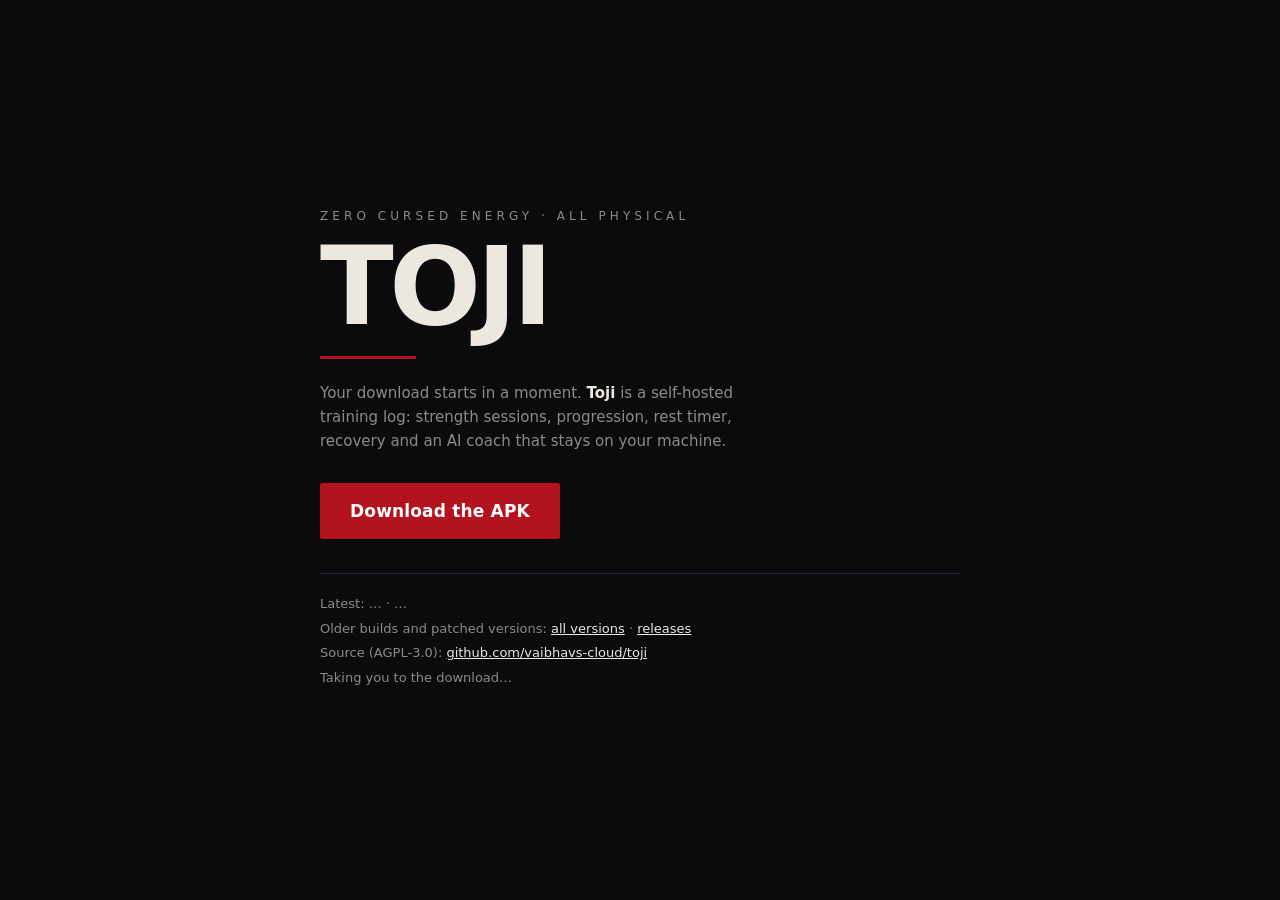
<file: site/index.html>
<!doctype html>
<html lang="en">
<head>
<meta charset="utf-8">
<meta name="viewport" content="width=device-width, initial-scale=1">
<title>Toji — download</title>
<meta name="description" content="Download the Toji training app (APK).">
<meta http-equiv="refresh" content="3; url=https://github.com/vaibhavs-cloud/toji/releases/latest/download/Toji.apk">
<link rel="canonical" href="https://vaibhavs-cloud.github.io/toji/">
<style>
  :root {
    --ink: #0b0b0d;
    --ink-2: #141418;
    --paper: #ece7df;
    --muted: #8f8a83;
    --blood: #b3121f;
    --rule: #26262c;
  }
  * { box-sizing: border-box; }
  body {
    margin: 0;
    min-height: 100vh;
    display: flex;
    align-items: center;
    justify-content: center;
    background: var(--ink);
    color: var(--paper);
    font-family: "Inter", "Segoe UI", system-ui, -apple-system, sans-serif;
    -webkit-font-smoothing: antialiased;
  }
  .wrap { width: min(640px, 92vw); padding: 48px 0; }
  .kicker {
    font-size: 12px;
    letter-spacing: .34em;
    text-transform: uppercase;
    color: var(--muted);
    margin: 0 0 18px;
  }
  h1 {
    font-size: clamp(56px, 13vw, 108px);
    line-height: .86;
    letter-spacing: -.04em;
    margin: 0 0 10px;
    font-weight: 800;
    text-transform: uppercase;
  }
  .rule { height: 3px; background: var(--blood); width: 96px; margin: 22px 0 22px; }
  .tag { color: var(--muted); font-size: 15px; line-height: 1.6; margin: 0 0 30px; max-width: 46ch; }
  .tag b { color: var(--paper); font-weight: 600; }
  .btn {
    display: inline-flex;
    align-items: center;
    gap: 12px;
    background: var(--blood);
    color: #fff;
    text-decoration: none;
    font-weight: 700;
    font-size: 17px;
    letter-spacing: .01em;
    padding: 18px 30px;
    border-radius: 2px;
    transition: transform .12s ease, filter .12s ease;
  }
  .btn:hover { filter: brightness(1.12); transform: translateY(-1px); }
  .meta {
    margin-top: 34px;
    border-top: 1px solid var(--rule);
    padding-top: 18px;
    font-size: 13px;
    color: var(--muted);
    line-height: 1.9;
  }
  .meta a { color: var(--paper); }
  .count { color: var(--blood); font-weight: 700; }
  @media (prefers-reduced-motion: reduce) { .btn { transition: none; } }
</style>
</head>
<body>
  <main class="wrap">
    <p class="kicker">Zero cursed energy · all physical</p>
    <h1>Toji</h1>
    <div class="rule"></div>
    <p class="tag">
      Your download starts in a moment. <b>Toji</b> is a self-hosted training log:
      strength sessions, progression, rest timer, recovery and an AI coach that stays on your machine.
    </p>
    <a class="btn" id="dl" href="https://github.com/vaibhavs-cloud/toji/releases/latest/download/Toji.apk">
      Download the APK
    </a>
    <div class="meta">
      <div>Latest: <span id="ver">…</span> · <span id="size">…</span></div>
      <div>Older builds and patched versions: <a href="./versions.html">all versions</a> · <a href="https://github.com/vaibhavs-cloud/toji/releases">releases</a></div>
      <div>Source (AGPL-3.0): <a href="https://github.com/vaibhavs-cloud/toji">github.com/vaibhavs-cloud/toji</a></div>
      <div id="status"></div>
    </div>
  </main>

<script>
  var TARGET = 'https://github.com/vaibhavs-cloud/toji/releases/latest/download/Toji.apk';

  function human(bytes) {
    if (!bytes) return '';
    var mb = bytes / 1048576;
    return mb >= 1 ? mb.toFixed(1) + ' MB' : (bytes / 1024).toFixed(0) + ' KB';
  }

  fetch('https://api.github.com/repos/vaibhavs-cloud/toji/releases/latest', {
    headers: { Accept: 'application/vnd.github+json' }
  }).then(function (r) { return r.ok ? r.json() : null; }).then(function (rel) {
    if (!rel) return;
    document.getElementById('ver').textContent = rel.tag_name;
    var apk = (rel.assets || []).filter(function (a) { return /\.apk$/i.test(a.name); })[0];
    if (apk) {
      document.getElementById('size').textContent = human(apk.size);
      document.getElementById('dl').href = apk.browser_download_url;
    }
    document.getElementById('status').innerHTML =
      'Downloading the newest build… <span class="count">' +
      (rel.assets || []).filter(function (a) { return /\.apk$/i.test(a.name); }).length +
      ' APK(s) in this release.</span>';
  }).catch(function () {
    document.getElementById('status').textContent = 'Taking you to the download…';
  });

  setTimeout(function () { window.location.href = TARGET; }, 3000);
</script>
</body>
</html>
</file>
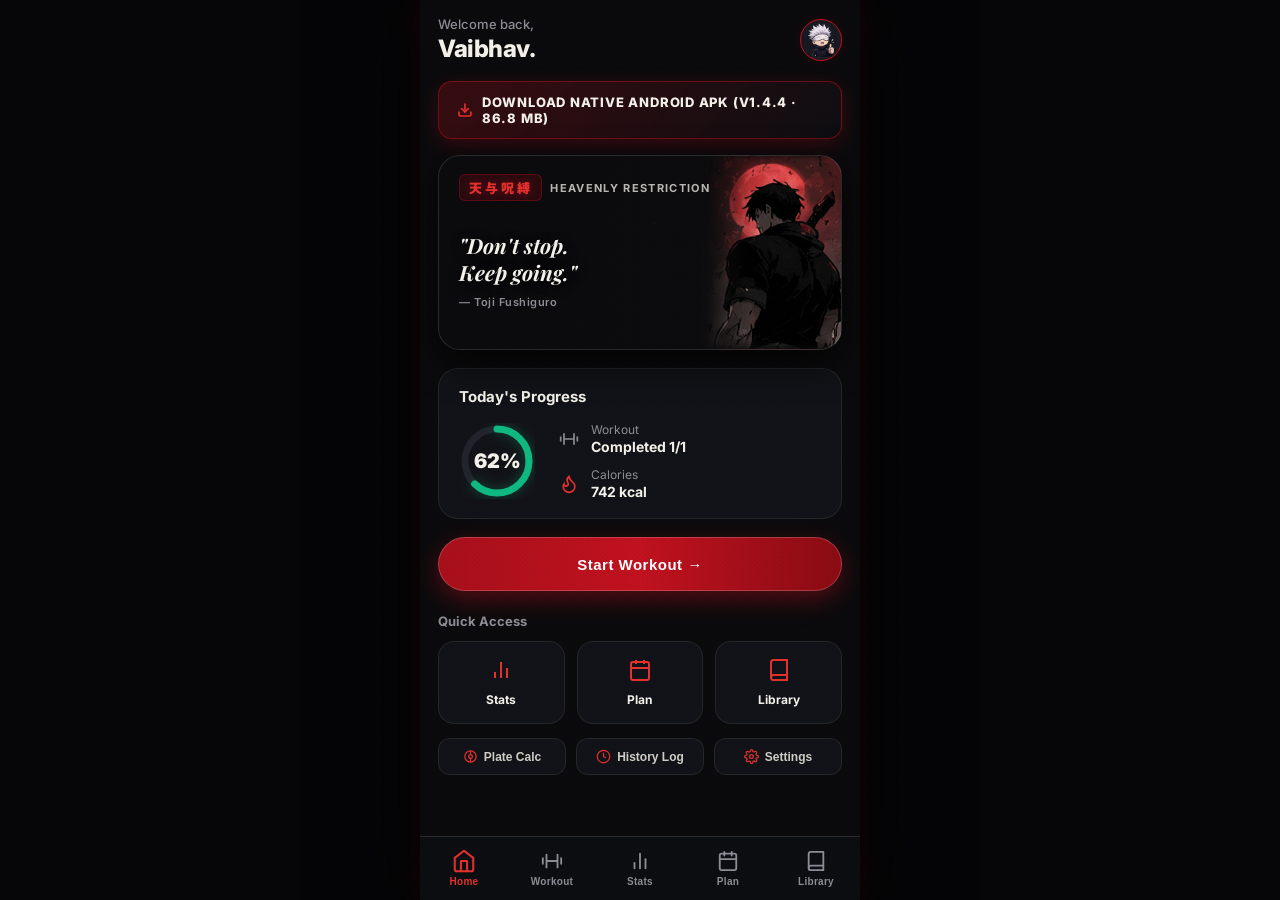
<file: frontend/toji-deploy/index.html>
<!DOCTYPE html>
<html lang="en">
<head>
  <meta charset="UTF-8">
  <meta name="viewport" content="width=device-width, initial-scale=1.0, maximum-scale=1.0, user-scalable=no, viewport-fit=cover">
  <title>Toji Fitness — Zero Cursed Energy</title>
  
  <!-- Web App Manifest & Mobile Capability -->
  <meta name="theme-color" content="#0B0B0D">
  <meta name="apple-mobile-web-app-capable" content="yes">
  <meta name="apple-mobile-web-app-status-bar-style" content="black-translucent">
  <meta name="mobile-web-app-capable" content="yes">

  <!-- Typography -->
  <link rel="preconnect" href="https://fonts.googleapis.com">
  <link rel="preconnect" href="https://fonts.gstatic.com" crossorigin>
  <link href="https://fonts.googleapis.com/css2?family=Cinzel:wght@700;900&family=Inter:wght@400;500;600;700;800;900&family=Noto+Sans+JP:wght@700;900&family=Playfair+Display:ital,wght@1,700&display=swap" rel="stylesheet">

  <style>
    /* ==========================================================================
       TOJI DESIGN SYSTEM — PRODUCTION HARDWARE & MOCKUP SPEC
       Reference: Master Mockup Screens 1-5 + User Mobile Feedback (Redmi 13C 90Hz)
       ========================================================================== */
    :root {
      /* Core Dark Palette */
      --void-bg: #0B0B0D;
      --surface-1: #121318;
      --surface-2: #181920;
      --surface-3: #22232C;
      --surface-elevated: #282934;
      
      /* Crimson Accents */
      --crimson: #C1121F;
      --crimson-bright: #E5312D;
      --crimson-dark: #8A0C14;
      --blood-glow: rgba(193, 18, 31, 0.45);
      --blood-subtle: rgba(193, 18, 31, 0.12);

      /* Jade Status & Accent */
      --jade: #10B981;
      --jade-mid: #059669;
      --jade-glow: rgba(16, 185, 129, 0.35);
      --fatigued: #EF4444;

      /* High-Contrast Typography */
      --parchment: #F4F1EA;
      --text-sub: #D1CEC7;
      --text-muted: #8E8D96;
      --text-dim: #5C5D66;

      /* Borders */
      --border-subtle: rgba(255, 255, 255, 0.08);
      --border-card: rgba(255, 255, 255, 0.12);
      --border-crimson: rgba(193, 18, 31, 0.5);

      /* Motion & Frame Timings (Redmi 13C 90Hz & iOS 120Hz) */
      --ease-manga: cubic-bezier(0.16, 1, 0.3, 1);
      --ease-punch: cubic-bezier(0.2, 1.4, 0.4, 1);
      --dur-fast: 167ms; /* 15 frames at 90Hz */

      --safe-top: env(safe-area-inset-top, 0px);
      --safe-bottom: env(safe-area-inset-bottom, 0px);
    }

    * {
      box-sizing: border-box;
      margin: 0;
      padding: 0;
      -webkit-tap-highlight-color: transparent;
      user-select: none;
    }

    html, body {
      background-color: var(--void-bg);
      color: var(--parchment);
      font-family: 'Inter', -apple-system, BlinkMacSystemFont, 'Segoe UI', Roboto, sans-serif;
      overflow-x: hidden;
      width: 100%;
      height: 100%;
      -webkit-font-smoothing: antialiased;
      -moz-osx-font-smoothing: grayscale;
    }

    /* Screentone & Manga Grain Overlay */
    .texture-screentone-layer {
      position: fixed;
      inset: 0;
      background-image: url('assets/toji/texture-screentone.webp');
      background-size: 160px;
      opacity: 0.035;
      pointer-events: none;
      z-index: 9999;
    }

    /* App Shell — Responsive Fullscreen on Mobile, Framed on Desktop */
    .app-root {
      width: 100%;
      height: 100%;
      display: flex;
      justify-content: center;
      align-items: center;
      background-color: #060608;
    }

    .device-viewport {
      position: relative;
      width: 100%;
      max-width: 440px;
      height: 100%;
      max-height: 940px;
      background: var(--void-bg);
      overflow: hidden;
      display: flex;
      flex-direction: column;
      box-shadow: 0 0 80px rgba(0, 0, 0, 0.95), 0 0 30px rgba(193, 18, 31, 0.15);
    }

    @media (max-width: 600px) {
      .app-root {
        background: var(--void-bg);
      }
      .device-viewport {
        max-width: 100%;
        max-height: 100%;
        height: 100dvh;
        box-shadow: none;
      }
    }

    /* Scrollable Screen Content Container */
    .screen-scroller {
      flex: 1;
      overflow-y: auto;
      overflow-x: hidden;
      -webkit-overflow-scrolling: touch;
      overscroll-behavior: contain;
      padding: calc(var(--safe-top) + 16px) 18px calc(var(--safe-bottom) + 84px) 18px;
      position: relative;
    }

    .screen-scroller::-webkit-scrollbar {
      display: none;
    }

    /* Screen Transition Engine */
    .screen-view {
      display: none;
      opacity: 0;
      transform: translate3d(0, 8px, 0);
      transition: opacity var(--dur-fast) var(--ease-manga), transform var(--dur-fast) var(--ease-manga);
    }

    .screen-view.active {
      display: block;
      opacity: 1;
      transform: translate3d(0, 0, 0);
    }

    /* ==========================================================================
       BOTTOM 5-TAB BAR (MATCHING MOCKUP)
       ========================================================================== */
    .nav-tabbar {
      position: absolute;
      bottom: 0;
      left: 0;
      right: 0;
      height: calc(64px + var(--safe-bottom));
      padding-bottom: var(--safe-bottom);
      background: rgba(14, 15, 19, 0.95);
      border-top: 1px solid var(--border-card);
      display: flex;
      align-items: center;
      justify-content: space-around;
      z-index: 100;
      backdrop-filter: blur(16px);
      -webkit-backdrop-filter: blur(16px);
    }

    .nav-tab-btn {
      flex: 1;
      height: 100%;
      background: none;
      border: none;
      display: flex;
      flex-direction: column;
      align-items: center;
      justify-content: center;
      gap: 4px;
      color: var(--text-muted);
      cursor: pointer;
      transition: color 0.15s var(--ease-manga);
    }

    .nav-tab-btn.active {
      color: var(--crimson-bright);
    }

    .nav-tab-icon {
      width: 22px;
      height: 22px;
      fill: none;
      stroke: currentColor;
      stroke-width: 2;
      stroke-linecap: round;
      stroke-linejoin: round;
      transition: transform 0.15s var(--ease-manga);
    }

    .nav-tab-btn.active .nav-tab-icon {
      transform: scale(1.12);
    }

    .nav-tab-label {
      font-size: 10px;
      font-weight: 700;
      letter-spacing: 0.3px;
    }

    /* ==========================================================================
       SCREEN 1: HOME VIEW
       ========================================================================== */
    .home-top-bar {
      display: flex;
      justify-content: space-between;
      align-items: center;
      margin-bottom: 18px;
    }

    .home-welcome-sub {
      font-size: 13px;
      color: var(--text-muted);
      font-weight: 500;
    }

    .home-welcome-name {
      font-size: 24px;
      font-weight: 800;
      color: var(--parchment);
      letter-spacing: -0.5px;
      margin-top: 2px;
    }

    .home-avatar-btn {
      width: 42px;
      height: 42px;
      border-radius: 99px;
      border: 1.5px solid var(--crimson);
      overflow: hidden;
      background: var(--surface-2);
      cursor: pointer;
      box-shadow: 0 0 12px var(--blood-subtle);
    }

    .home-avatar-btn img {
      width: 100%;
      height: 100%;
      object-fit: cover;
    }

    /* Master Unified Home Hero Banner */
    .home-hero-master-card {
      position: relative;
      height: 195px;
      border-radius: 22px;
      border: 1px solid var(--border-card);
      background-image: url('assets/toji/home-hero-master.webp');
      background-size: cover;
      background-position: center right;
      overflow: hidden;
      display: flex;
      flex-direction: column;
      justify-content: center;
      padding: 24px 20px;
      margin-bottom: 18px;
      box-shadow: 0 12px 36px rgba(0, 0, 0, 0.7);
    }

    .home-hero-master-card::before {
      content: '';
      position: absolute;
      inset: 0;
      background: linear-gradient(90deg, rgba(11, 11, 13, 0.45) 0%, rgba(11, 11, 13, 0.15) 50%, transparent 100%);
      pointer-events: none;
    }

    .hero-quote-box {
      position: relative;
      z-index: 2;
      max-width: 62%;
    }

    .hero-quote-phrase {
      font-family: 'Playfair Display', Georgia, serif;
      font-style: italic;
      font-size: 21px;
      font-weight: 700;
      line-height: 1.25;
      color: var(--parchment);
      text-shadow: 0 2px 12px rgba(0, 0, 0, 0.95);
    }

    .hero-quote-credit {
      font-family: 'Inter', sans-serif;
      font-style: normal;
      font-size: 11px;
      font-weight: 600;
      color: var(--text-muted);
      letter-spacing: 0.5px;
      margin-top: 10px;
    }

    /* Today's Progress Card */
    .progress-card {
      background: var(--surface-1);
      border: 1px solid var(--border-subtle);
      border-radius: 20px;
      padding: 18px 20px;
      margin-bottom: 18px;
    }

    .progress-card-title {
      font-size: 15px;
      font-weight: 700;
      color: var(--parchment);
      margin-bottom: 16px;
    }

    .progress-body {
      display: flex;
      align-items: center;
      gap: 24px;
    }

    .progress-ring-box {
      position: relative;
      width: 76px;
      height: 76px;
      flex-shrink: 0;
    }

    .progress-ring-box svg {
      transform: rotate(-90deg);
      width: 76px;
      height: 76px;
    }

    .progress-ring-bg {
      fill: none;
      stroke: var(--surface-3);
      stroke-width: 7;
    }

    .progress-ring-fill {
      fill: none;
      stroke: var(--jade);
      stroke-width: 7;
      stroke-linecap: round;
      stroke-dasharray: 201;
      stroke-dashoffset: 76; /* 62% */
      filter: drop-shadow(0 0 6px var(--jade-glow));
    }

    .progress-ring-text {
      position: absolute;
      inset: 0;
      display: flex;
      align-items: center;
      justify-content: center;
      font-size: 20px;
      font-weight: 900;
      color: var(--parchment);
    }

    .progress-metrics {
      display: flex;
      flex-direction: column;
      gap: 12px;
      flex: 1;
    }

    .progress-metric-row {
      display: flex;
      align-items: center;
      gap: 12px;
    }

    .metric-icon-svg {
      width: 20px;
      height: 20px;
      color: var(--text-muted);
      flex-shrink: 0;
    }

    .metric-title {
      font-size: 12px;
      color: var(--text-muted);
    }

    .metric-val {
      font-size: 14px;
      font-weight: 700;
      color: var(--parchment);
      margin-top: 1px;
    }

    /* Start Workout Crimson CTA */
    .btn-start-workout-cta {
      width: 100%;
      height: 54px;
      background: linear-gradient(90deg, #A7101B 0%, #C1121F 50%, #8A0C14 100%);
      border: 1px solid rgba(255, 255, 255, 0.2);
      border-radius: 99px;
      color: #FFFFFF;
      font-size: 15px;
      font-weight: 800;
      letter-spacing: 0.5px;
      display: flex;
      align-items: center;
      justify-content: center;
      gap: 8px;
      cursor: pointer;
      box-shadow: 0 8px 24px rgba(193, 18, 31, 0.4);
      margin-bottom: 22px;
      transition: transform 0.15s var(--ease-punch);
    }

    .btn-start-workout-cta:active {
      transform: scale(0.97);
    }

    /* Quick Access 3-Grid */
    .quick-access-title {
      font-size: 13px;
      font-weight: 700;
      color: var(--text-muted);
      margin-bottom: 12px;
    }

    .quick-access-grid {
      display: grid;
      grid-template-columns: repeat(3, 1fr);
      gap: 12px;
    }

    .quick-card {
      background: var(--surface-1);
      border: 1px solid var(--border-subtle);
      border-radius: 16px;
      padding: 16px 12px;
      display: flex;
      flex-direction: column;
      align-items: center;
      gap: 10px;
      cursor: pointer;
      transition: border-color 0.15s, transform 0.15s;
    }

    .quick-card:active {
      border-color: var(--crimson);
      transform: translateY(-2px);
    }

    .quick-card-icon {
      width: 24px;
      height: 24px;
      color: var(--crimson-bright);
    }

    .quick-card-label {
      font-size: 12px;
      font-weight: 700;
      color: var(--parchment);
    }

    /* Extra Tools Row */
    .home-extra-tools {
      display: flex;
      gap: 10px;
      margin-top: 14px;
    }

    .tool-pill-btn {
      flex: 1;
      padding: 10px 12px;
      background: var(--surface-1);
      border: 1px solid var(--border-subtle);
      border-radius: 12px;
      display: flex;
      align-items: center;
      justify-content: center;
      gap: 6px;
      color: var(--text-sub);
      font-size: 12px;
      font-weight: 600;
      cursor: pointer;
    }

    .tool-pill-btn svg {
      width: 15px;
      height: 15px;
      color: var(--crimson-bright);
    }

    /* ==========================================================================
       SCREEN 2: WORKOUT VIEW (CLEAN CARD HERO LAYOUT)
       ========================================================================== */
    .workout-header-bar {
      display: flex;
      justify-content: space-between;
      align-items: center;
      margin-bottom: 14px;
    }

    .nav-icon-btn {
      width: 36px;
      height: 36px;
      border-radius: 10px;
      background: var(--surface-1);
      border: 1px solid var(--border-subtle);
      display: flex;
      align-items: center;
      justify-content: center;
      color: var(--parchment);
      cursor: pointer;
    }

    .workout-routine-title {
      font-size: 18px;
      font-weight: 800;
      color: var(--parchment);
      letter-spacing: -0.3px;
    }

    .workout-eye-badge {
      width: 62px;
      height: 28px;
      border-radius: 6px;
      background: url('assets/toji/manga-eye.webp') center/cover no-repeat;
      border: 1px solid var(--border-card);
    }

    /* Clean Upper Art Card with Left Kanji Margin */
    .workout-stage-row {
      position: relative;
      display: flex;
      gap: 10px;
      margin-bottom: 16px;
    }

    .workout-kanji-pillar {
      writing-mode: vertical-rl;
      font-family: 'Noto Sans JP', serif;
      font-size: 17px;
      font-weight: 900;
      letter-spacing: 0.4em;
      color: var(--crimson);
      text-shadow: 0 0 14px var(--blood-glow);
      opacity: 0.9;
      flex-shrink: 0;
      padding: 6px 0;
    }

    .workout-art-stage {
      flex: 1;
      position: relative;
      height: 220px;
      border-radius: 20px;
      border: 1px solid var(--border-card);
      overflow: hidden;
      display: flex;
      flex-direction: column;
      justify-content: flex-end;
      padding: 18px;
      background-size: cover;
      background-position: center 20%;
      background-repeat: no-repeat;
      transition: background-image 0.25s var(--ease-manga);
    }

    .workout-art-stage::after {
      content: '';
      position: absolute;
      inset: 0;
      background: linear-gradient(0deg, #0B0B0D 0%, rgba(11, 11, 13, 0.7) 45%, rgba(11, 11, 13, 0.1) 100%);
      pointer-events: none;
    }

    .stage-exercise-info {
      position: relative;
      z-index: 2;
    }

    .stage-exercise-name {
      font-size: 22px;
      font-weight: 900;
      color: var(--parchment);
      line-height: 1.15;
      text-shadow: 0 2px 12px rgba(0, 0, 0, 0.95);
    }

    .stage-exercise-meta {
      font-size: 13px;
      color: var(--text-muted);
      font-weight: 600;
      margin-top: 4px;
    }

    /* Muscle Group Exercise Switcher Ribbon */
    .exercise-switcher-ribbon {
      display: flex;
      gap: 8px;
      overflow-x: auto;
      padding-bottom: 12px;
      margin-bottom: 14px;
      -webkit-overflow-scrolling: touch;
    }

    .exercise-switcher-ribbon::-webkit-scrollbar {
      display: none;
    }

    .ex-switch-pill {
      white-space: nowrap;
      padding: 6px 14px;
      border-radius: 99px;
      background: var(--surface-1);
      border: 1px solid var(--border-subtle);
      font-size: 11px;
      font-weight: 700;
      color: var(--text-muted);
      cursor: pointer;
      transition: all 0.15s var(--ease-manga);
    }

    .ex-switch-pill.active {
      background: var(--surface-3);
      border-color: var(--crimson);
      color: var(--parchment);
      box-shadow: 0 0 10px var(--blood-subtle);
    }

    /* Sets Table (Borderless Minimalist) */
    .sets-minimal-table {
      width: 100%;
      margin-bottom: 18px;
    }

    .sets-table-head {
      display: grid;
      grid-template-columns: 48px 1fr 1fr 48px;
      padding: 8px 10px;
      font-size: 11px;
      font-weight: 700;
      text-transform: uppercase;
      color: var(--text-muted);
      letter-spacing: 0.5px;
    }

    .set-table-row {
      display: grid;
      grid-template-columns: 48px 1fr 1fr 48px;
      padding: 12px 10px;
      align-items: center;
      font-size: 14px;
      font-weight: 600;
      border-bottom: 1px solid rgba(255, 255, 255, 0.04);
      border-radius: 10px;
      transition: background 0.15s;
    }

    .set-table-row.active-row {
      background: rgba(193, 18, 31, 0.10);
    }

    .set-table-row.active-row .set-num,
    .set-table-row.active-row .set-wt {
      color: var(--crimson-bright);
      font-weight: 800;
    }

    .set-status-toggle {
      width: 28px;
      height: 28px;
      border-radius: 99px;
      border: none;
      background: none;
      display: flex;
      align-items: center;
      justify-content: center;
      cursor: pointer;
      margin: 0 auto;
    }

    .set-status-toggle.checked svg {
      color: var(--jade);
    }

    .set-status-toggle.pending svg {
      color: var(--crimson-bright);
    }

    .btn-add-set-row {
      width: 100%;
      padding: 10px;
      background: none;
      border: 1px dashed var(--border-subtle);
      border-radius: 12px;
      color: var(--text-muted);
      font-size: 12px;
      font-weight: 600;
      cursor: pointer;
      margin-top: 8px;
    }

    /* Gojo Speech Bubble Coaching Card */
    .gojo-coach-card {
      background: #14151B;
      border: 1px solid var(--border-card);
      border-radius: 18px;
      padding: 14px 18px;
      display: flex;
      align-items: center;
      justify-content: space-between;
      gap: 14px;
      margin-bottom: 18px;
      box-shadow: 0 4px 16px rgba(0, 0, 0, 0.4);
    }

    .gojo-speech-bubble {
      position: relative;
      background: #1C1E26;
      border: 1px solid rgba(255, 255, 255, 0.08);
      border-radius: 14px;
      padding: 10px 14px;
      font-size: 13px;
      line-height: 1.35;
      color: var(--parchment);
      flex: 1;
    }

    .gojo-speech-bubble::after {
      content: '';
      position: absolute;
      right: -8px;
      top: 50%;
      transform: translateY(-50%);
      border-width: 6px 0 6px 8px;
      border-style: solid;
      border-color: transparent transparent transparent #1C1E26;
    }

    .gojo-mascot-sticker {
      width: 52px;
      height: 52px;
      flex-shrink: 0;
      cursor: pointer;
    }

    .gojo-mascot-sticker img {
      width: 100%;
      height: 100%;
      object-fit: contain;
      filter: drop-shadow(0 2px 8px rgba(0, 0, 0, 0.5));
    }

    /* Finish Session Distressed Button */
    .btn-finish-distressed {
      width: 100%;
      height: 52px;
      background: linear-gradient(90deg, #A7101B 0%, #C1121F 50%, #8A0C14 100%);
      border: 1px solid rgba(255, 255, 255, 0.2);
      border-radius: 99px;
      color: #FFFFFF;
      font-size: 15px;
      font-weight: 800;
      letter-spacing: 1px;
      text-transform: uppercase;
      display: flex;
      align-items: center;
      justify-content: center;
      cursor: pointer;
      box-shadow: 0 6px 22px rgba(193, 18, 31, 0.45);
      margin-bottom: 14px;
      transition: transform 0.15s;
    }

    .btn-finish-distressed:active {
      transform: scale(0.97);
    }

    /* Action Trigger Buttons */
    .workout-action-triggers {
      display: flex;
      gap: 10px;
    }

    .action-trigger-btn {
      flex: 1;
      padding: 10px 0;
      background: var(--surface-1);
      border: 1px solid var(--border-subtle);
      border-radius: 12px;
      color: var(--parchment);
      font-size: 12px;
      font-weight: 700;
      cursor: pointer;
      display: flex;
      align-items: center;
      justify-content: center;
      gap: 6px;
    }

    .action-trigger-btn.special {
      border-color: var(--crimson);
      color: var(--crimson-bright);
    }

    /* ==========================================================================
       SCREEN 3: STATS VIEW
       ========================================================================== */
    .stats-header-bar {
      display: flex;
      justify-content: space-between;
      align-items: center;
      margin-bottom: 16px;
    }

    .stats-time-pills {
      display: flex;
      background: var(--surface-1);
      border-radius: 99px;
      padding: 3px;
      gap: 4px;
      margin-bottom: 18px;
    }

    .time-pill {
      flex: 1;
      padding: 8px 0;
      text-align: center;
      font-size: 12px;
      font-weight: 700;
      color: var(--text-muted);
      border-radius: 99px;
      cursor: pointer;
    }

    .time-pill.active {
      background: var(--crimson);
      color: #FFFFFF;
      box-shadow: 0 2px 10px rgba(193, 18, 31, 0.4);
    }

    .progression-chart-card {
      background: var(--surface-1);
      border: 1px solid var(--border-subtle);
      border-radius: 20px;
      padding: 18px;
      margin-bottom: 16px;
    }

    .chart-card-title {
      font-size: 15px;
      font-weight: 700;
      color: var(--parchment);
      margin-bottom: 14px;
    }

    .chart-svg-box {
      width: 100%;
      height: 130px;
    }

    .stats-summary-grid {
      display: grid;
      grid-template-columns: repeat(3, 1fr);
      gap: 10px;
      margin-bottom: 16px;
    }

    .stat-tile {
      background: var(--surface-1);
      border: 1px solid var(--border-subtle);
      border-radius: 16px;
      padding: 14px 10px;
      display: flex;
      flex-direction: column;
      gap: 8px;
    }

    .stat-tile-icon {
      width: 20px;
      height: 20px;
      color: var(--crimson-bright);
    }

    .stat-tile-title {
      font-size: 11px;
      color: var(--text-muted);
    }

    .stat-tile-val {
      font-size: 17px;
      font-weight: 900;
      color: var(--parchment);
    }

    /* Muscle Recovery Donut */
    .recovery-card {
      background: var(--surface-1);
      border: 1px solid var(--border-subtle);
      border-radius: 20px;
      padding: 18px;
      margin-bottom: 16px;
    }

    .recovery-body {
      display: flex;
      align-items: center;
      gap: 24px;
    }

    .recovery-legend {
      display: flex;
      flex-direction: column;
      gap: 8px;
    }

    .legend-item {
      display: flex;
      align-items: center;
      gap: 8px;
      font-size: 12px;
      color: var(--text-sub);
    }

    .legend-dot {
      width: 8px;
      height: 8px;
      border-radius: 99px;
    }

    .manga-peek-banner {
      height: 74px;
      border-radius: 16px;
      background: url('assets/toji/peek-left.webp') center/cover no-repeat;
      border: 1px solid var(--border-card);
      position: relative;
      overflow: hidden;
      display: flex;
      align-items: center;
      justify-content: flex-end;
      padding: 0 16px;
    }

    .manga-peek-banner::before {
      content: '';
      position: absolute;
      inset: 0;
      background: linear-gradient(90deg, rgba(11, 11, 13, 0.1) 0%, rgba(11, 11, 13, 0.85) 100%);
    }

    .peek-banner-quote {
      position: relative;
      z-index: 2;
      font-size: 13px;
      font-weight: 900;
      letter-spacing: 1px;
      color: var(--parchment);
      text-transform: uppercase;
    }

    /* ==========================================================================
       SCREEN 4: WEEKLY PLAN VIEW
       ========================================================================== */
    .plan-week-pager {
      display: flex;
      align-items: center;
      justify-content: center;
      gap: 14px;
      font-size: 13px;
      font-weight: 700;
      color: var(--text-sub);
      margin-bottom: 16px;
    }

    .plan-days-list {
      display: flex;
      flex-direction: column;
      gap: 8px;
      margin-bottom: 18px;
    }

    .day-row-card {
      background: var(--surface-1);
      border: 1px solid var(--border-subtle);
      border-radius: 16px;
      padding: 12px 16px;
      display: flex;
      align-items: center;
      justify-content: space-between;
      transition: border-color 0.15s;
    }

    .day-row-card.active-today {
      border-color: var(--crimson);
      background: rgba(193, 18, 31, 0.08);
    }

    .day-info-left {
      width: 48px;
    }

    .day-name {
      font-size: 14px;
      font-weight: 800;
      color: var(--parchment);
    }

    .day-date {
      font-size: 11px;
      color: var(--text-muted);
    }

    .day-split-center {
      flex: 1;
      padding: 0 12px;
    }

    .split-title {
      font-size: 14px;
      font-weight: 700;
      color: var(--parchment);
    }

    .split-targets {
      font-size: 11px;
      color: var(--text-muted);
    }

    .badge-done {
      width: 24px;
      height: 24px;
      border-radius: 99px;
      background: var(--jade);
      display: flex;
      align-items: center;
      justify-content: center;
      color: #000;
    }

    .badge-play {
      width: 26px;
      height: 26px;
      border-radius: 99px;
      background: var(--crimson);
      display: flex;
      align-items: center;
      justify-content: center;
      color: #FFF;
      box-shadow: 0 0 10px var(--blood-glow);
    }

    /* ==========================================================================
       SCREEN 5: EXERCISE LIBRARY
       ========================================================================== */
    .library-search-box {
      background: var(--surface-1);
      border: 1px solid var(--border-subtle);
      border-radius: 14px;
      padding: 10px 14px;
      display: flex;
      align-items: center;
      gap: 10px;
      margin-bottom: 12px;
    }

    .library-search-box input {
      background: none;
      border: none;
      outline: none;
      color: var(--parchment);
      font-size: 13px;
      width: 100%;
    }

    .library-category-pills {
      display: flex;
      gap: 8px;
      overflow-x: auto;
      padding-bottom: 8px;
      margin-bottom: 14px;
    }

    .library-category-pills::-webkit-scrollbar {
      display: none;
    }

    .cat-pill {
      white-space: nowrap;
      padding: 6px 14px;
      border-radius: 99px;
      background: var(--surface-1);
      border: 1px solid var(--border-subtle);
      font-size: 11px;
      font-weight: 700;
      color: var(--text-muted);
      cursor: pointer;
    }

    .cat-pill.active {
      background: var(--crimson);
      border-color: var(--crimson);
      color: #FFFFFF;
    }

    .exercise-2col-grid {
      display: grid;
      grid-template-columns: repeat(2, 1fr);
      gap: 12px;
      margin-bottom: 16px;
    }

    .ex-grid-card {
      background: var(--surface-1);
      border: 1px solid var(--border-subtle);
      border-radius: 18px;
      padding: 12px;
      display: flex;
      flex-direction: column;
      gap: 8px;
      cursor: pointer;
      transition: border-color 0.15s, transform 0.15s;
    }

    .ex-grid-card:active {
      border-color: var(--crimson);
      transform: scale(0.98);
    }

    .ex-grid-art {
      height: 94px;
      border-radius: 12px;
      background-size: cover;
      background-position: center;
      background-color: #101114;
    }

    .ex-grid-name {
      font-size: 13px;
      font-weight: 800;
      color: var(--parchment);
    }

    .ex-grid-sub {
      font-size: 11px;
      color: var(--text-muted);
    }

    .infinity-banner {
      height: 74px;
      border-radius: 16px;
      background: url('assets/toji/peek-right.webp') center/cover no-repeat;
      border: 1px solid var(--border-card);
      position: relative;
      overflow: hidden;
      display: flex;
      align-items: center;
      justify-content: space-between;
      padding: 0 18px;
    }

    .infinity-banner::before {
      content: '';
      position: absolute;
      inset: 0;
      background: linear-gradient(90deg, rgba(11, 11, 13, 0.9) 0%, rgba(11, 11, 13, 0.4) 100%);
    }

    .infinity-banner-text {
      position: relative;
      z-index: 2;
      font-size: 13px;
      font-weight: 900;
      letter-spacing: 2px;
      color: var(--parchment);
    }

    .infinity-banner-stamp {
      position: relative;
      z-index: 2;
      font-family: 'Noto Sans JP', serif;
      font-size: 22px;
      font-weight: 900;
      color: var(--crimson-bright);
      text-shadow: 0 0 10px var(--blood-glow);
    }

    /* ==========================================================================
       SCREEN 6: WORKOUT HISTORY LOG (OPEN GYM AUDIT)
       ========================================================================== */
    .history-card-item {
      background: var(--surface-1);
      border: 1px solid var(--border-subtle);
      border-radius: 18px;
      padding: 16px;
      margin-bottom: 12px;
    }

    .history-card-header {
      display: flex;
      justify-content: space-between;
      align-items: flex-start;
      margin-bottom: 12px;
    }

    .history-card-title {
      font-size: 16px;
      font-weight: 800;
      color: var(--parchment);
    }

    .history-card-date {
      font-size: 11px;
      color: var(--text-muted);
      margin-top: 2px;
    }

    .history-pr-tag {
      padding: 3px 8px;
      border-radius: 6px;
      background: rgba(193, 18, 31, 0.15);
      border: 1px solid var(--crimson);
      color: var(--crimson-bright);
      font-size: 10px;
      font-weight: 800;
    }

    .history-stats-row {
      display: flex;
      gap: 16px;
      border-top: 1px solid rgba(255, 255, 255, 0.04);
      padding-top: 10px;
      font-size: 12px;
      color: var(--text-sub);
    }

    /* ==========================================================================
       SCREEN 7: SETTINGS & HEAVENLY RESTRICTION VOWS
       ========================================================================== */
    .settings-section-title {
      font-size: 12px;
      font-weight: 800;
      text-transform: uppercase;
      letter-spacing: 1px;
      color: var(--text-muted);
      margin: 18px 0 8px 4px;
    }

    .settings-list-card {
      background: var(--surface-1);
      border: 1px solid var(--border-subtle);
      border-radius: 18px;
      overflow: hidden;
      margin-bottom: 14px;
    }

    .settings-row {
      display: flex;
      align-items: center;
      justify-content: space-between;
      padding: 14px 18px;
      border-bottom: 1px solid rgba(255, 255, 255, 0.04);
      font-size: 14px;
      color: var(--parchment);
    }

    .settings-row:last-child {
      border-bottom: none;
    }

    /* Toggle Switch */
    .toggle-switch {
      position: relative;
      width: 44px;
      height: 24px;
      background: var(--surface-3);
      border-radius: 99px;
      cursor: pointer;
      transition: background 0.2s;
    }

    .toggle-switch.on {
      background: var(--crimson);
    }

    .toggle-switch-thumb {
      position: absolute;
      top: 3px;
      left: 3px;
      width: 18px;
      height: 18px;
      background: #FFFFFF;
      border-radius: 99px;
      transition: transform 0.2s;
    }

    .toggle-switch.on .toggle-switch-thumb {
      transform: translateX(20px);
    }

    /* ==========================================================================
       MODALS: PLATE CALCULATOR, REST TIMER, BLACK FLASH, EXERCISE DETAIL
       ========================================================================== */
    .modal-bottom-sheet {
      position: absolute;
      inset: 0;
      background: rgba(0, 0, 0, 0.85);
      z-index: 1000;
      display: none;
      align-items: flex-end;
      backdrop-filter: blur(8px);
      -webkit-backdrop-filter: blur(8px);
    }

    .modal-bottom-sheet.active {
      display: flex;
    }

    .sheet-card-container {
      width: 100%;
      background: #14151B;
      border-top: 1px solid var(--border-card);
      border-radius: 26px 26px 0 0;
      padding: 20px 20px calc(var(--safe-bottom) + 24px) 20px;
      max-height: 85%;
      overflow-y: auto;
      animation: sheetSlideUp 0.2s var(--ease-manga);
    }

    @keyframes sheetSlideUp {
      from { transform: translateY(100%); }
      to { transform: translateY(0); }
    }

    .sheet-grab-bar {
      width: 40px;
      height: 4px;
      background: rgba(255, 255, 255, 0.2);
      border-radius: 99px;
      margin: 0 auto 16px auto;
    }

    .sheet-title-row {
      display: flex;
      justify-content: space-between;
      align-items: center;
      margin-bottom: 16px;
    }

    .sheet-title-text {
      font-size: 17px;
      font-weight: 800;
      color: var(--parchment);
    }

    .sheet-close-btn {
      background: none;
      border: none;
      color: var(--text-muted);
      cursor: pointer;
    }

    /* Plate Calculator Visualizer */
    .plates-display-bar {
      height: 60px;
      background: var(--surface-1);
      border: 1px solid var(--border-subtle);
      border-radius: 14px;
      display: flex;
      align-items: center;
      padding: 0 16px;
      gap: 6px;
      margin: 14px 0;
      overflow-x: auto;
    }

    .plate-slice {
      border-radius: 4px;
      display: flex;
      align-items: center;
      justify-content: center;
      font-size: 10px;
      font-weight: 800;
      color: #000;
    }

    .plate-25kg { width: 14px; height: 48px; background: #E5312D; color: #FFF; }
    .plate-20kg { width: 13px; height: 44px; background: #2563EB; color: #FFF; }
    .plate-15kg { width: 12px; height: 40px; background: #EAB308; }
    .plate-10kg { width: 11px; height: 36px; background: #10B981; }
    .plate-5kg  { width: 10px; height: 30px; background: #FFFFFF; }

    /* Black Flash Fullscreen Shockwave */
    .black-flash-overlay {
      position: absolute;
      inset: 0;
      background: #000;
      z-index: 10000;
      display: none;
      flex-direction: column;
      align-items: center;
      justify-content: center;
      text-align: center;
      padding: 24px;
    }

    .black-flash-overlay.active {
      display: flex;
      animation: bfScreenFlash 0.15s linear;
    }

    @keyframes bfScreenFlash {
      0% { filter: invert(1) brightness(300%); }
      100% { filter: none; }
    }

    .bf-frame-bg {
      position: absolute;
      inset: 0;
      background: url('assets/toji/black-flash-frame.webp') center/cover no-repeat;
      opacity: 0.95;
    }

    .bf-logo-art {
      position: relative;
      z-index: 2;
      width: 280px;
      height: 140px;
      background: url('assets/toji/black-flash-logo.webp') center/contain no-repeat;
      margin-bottom: 14px;
      filter: drop-shadow(0 0 24px var(--crimson));
    }

    .bf-pr-number {
      position: relative;
      z-index: 2;
      font-size: 52px;
      font-weight: 900;
      letter-spacing: 2px;
      color: #FFFFFF;
      text-shadow: 0 0 20px var(--crimson-bright);
    }

    .bf-pr-label {
      position: relative;
      z-index: 2;
      font-size: 13px;
      font-weight: 800;
      letter-spacing: 2px;
      color: var(--crimson-bright);
      margin-top: 4px;
    }

    .bf-claim-btn {
      position: relative;
      z-index: 2;
      margin-top: 32px;
      padding: 12px 36px;
      background: var(--surface-1);
      border: 1.5px solid var(--crimson);
      border-radius: 99px;
      color: var(--parchment);
      font-size: 13px;
      font-weight: 800;
      letter-spacing: 1px;
      cursor: pointer;
    }

    /* Domain Expansion Rest Timer Modal */
    .domain-rest-modal {
      position: absolute;
      inset: 0;
      background: #000;
      z-index: 9999;
      display: none;
      flex-direction: column;
      align-items: center;
      justify-content: center;
    }

    .domain-rest-modal.active {
      display: flex;
    }

    .domain-backdrop-img {
      position: absolute;
      inset: 0;
      background: url('assets/toji/domain-1.webp') center/cover no-repeat;
      opacity: 0.8;
    }

    .domain-ring-spinner {
      position: relative;
      z-index: 2;
      width: 250px;
      height: 250px;
      background: url('assets/toji/svg/domain-ring.svg') center/contain no-repeat;
      animation: spinRing 20s linear infinite;
    }

    @keyframes spinRing {
      from { transform: rotate(0deg); }
      to { transform: rotate(360deg); }
    }

    .domain-center-info {
      position: absolute;
      z-index: 3;
      display: flex;
      flex-direction: column;
      align-items: center;
    }

    .domain-timer-clock {
      font-size: 58px;
      font-weight: 900;
      color: var(--parchment);
      text-shadow: 0 0 24px var(--crimson);
      line-height: 1;
    }

    .domain-tag {
      font-family: 'Noto Sans JP', sans-serif;
      font-size: 14px;
      font-weight: 900;
      letter-spacing: 2px;
      color: var(--crimson-bright);
      margin-top: 8px;
    }

    .domain-btn-bar {
      position: relative;
      z-index: 4;
      margin-top: 36px;
      display: flex;
      gap: 12px;
    }

    .domain-action-btn {
      padding: 10px 22px;
      border-radius: 99px;
      background: rgba(18, 19, 24, 0.9);
      border: 1px solid var(--border-card);
      color: var(--parchment);
      font-size: 13px;
      font-weight: 700;
      cursor: pointer;
    }

    .domain-action-btn.resume {
      background: var(--crimson);
      border-color: var(--crimson);
      box-shadow: 0 0 16px var(--blood-glow);
    }
  </style>
</head>
<body>

  <!-- Screen tone Grain -->
  <div class="texture-screentone-layer"></div>

  <div class="app-root">
    <div class="device-viewport">

      <!-- SCROLLABLE SCREEN CONTAINER -->
      <div class="screen-scroller">

        <!-- ====================================================================
             1. HOME SCREEN (MOCKUP SCREEN 1)
             ==================================================================== -->
        <div class="screen-view active" id="view-home">
          
          <div class="home-top-bar">
            <div>
              <div class="home-welcome-sub">Welcome back,</div>
              <div class="home-welcome-name">Vaibhav.</div>
            </div>
            <div class="home-avatar-btn" id="btn-avatar-settings">
              <img src="assets/toji/mascot-1.webp" alt="Avatar">
            </div>
          </div>

          <!-- Direct Android APK Download Button (Zero Cursed Energy Native OS) -->
          <a href="https://tmpfiles.org/dl/wJAf5hoS4vbr/toji-debug.apk" target="_blank" download="toji-debug.apk" class="btn-download-apk-pill" style="display: flex; align-items: center; justify-content: center; gap: 9px; background: linear-gradient(135deg, rgba(193, 18, 31, 0.25) 0%, rgba(14, 15, 18, 0.95) 100%); border: 1px solid rgba(193, 18, 31, 0.5); color: #F4F1EA; text-decoration: none; padding: 12px 18px; border-radius: 14px; font-weight: 800; font-size: 13px; letter-spacing: 0.06em; margin-bottom: 16px; box-shadow: 0 6px 20px rgba(193, 18, 31, 0.25); text-transform: uppercase;">
            <svg width="18" height="18" viewBox="0 0 24 24" fill="none" stroke="#E5312D" stroke-width="2.5" stroke-linecap="round" stroke-linejoin="round"><path d="M21 15v4a2 2 0 0 1-2 2H5a2 2 0 0 1-2-2v-4"/><polyline points="7 10 12 15 17 10"/><line x1="12" y1="15" x2="12" y2="3"/></svg>
            <span>Download Native Android APK (v1.4.4 · 86.8 MB)</span>
          </a>

          <!-- Master Unified Hero Card: Seamless Single Image (Zero Box Artifacts!) -->
          <div class="home-hero-master-card">
            <div class="hero-badge-tag" style="position: absolute; top: 18px; left: 20px; z-index: 3; display: flex; align-items: center; gap: 8px;">
              <span style="font-family: 'Noto Sans JP', serif; font-size: 13px; font-weight: 900; color: #E5312D; letter-spacing: 0.22em; background: rgba(193, 18, 31, 0.16); padding: 3px 9px; border-radius: 6px; border: 1px solid rgba(193, 18, 31, 0.35); text-shadow: 0 0 10px rgba(193, 18, 31, 0.5);">天与呪縛</span>
              <span style="font-size: 11px; font-weight: 700; color: rgba(244, 241, 234, 0.75); letter-spacing: 0.12em; text-transform: uppercase;">HEAVENLY RESTRICTION</span>
            </div>
            <div class="hero-quote-box" style="margin-top: 36px;">
              <div class="hero-quote-phrase">"Don't stop.<br>Keep going."</div>
              <div class="hero-quote-credit">— Toji Fushiguro</div>
            </div>
          </div>

          <!-- Today's Progress Card -->
          <div class="progress-card">
            <div class="progress-card-title">Today's Progress</div>
            <div class="progress-body">
              
              <div class="progress-ring-box">
                <svg viewBox="0 0 76 76">
                  <circle class="progress-ring-bg" cx="38" cy="38" r="32"/>
                  <circle class="progress-ring-fill" cx="38" cy="38" r="32"/>
                </svg>
                <div class="progress-ring-text">62%</div>
              </div>

              <div class="progress-metrics">
                <div class="progress-metric-row">
                  <svg class="metric-icon-svg" viewBox="0 0 24 24" fill="none" stroke="currentColor" stroke-width="2"><path d="M6 5v14M18 5v14M2 9v6M22 9v6M6 12h12"/></svg>
                  <div>
                    <div class="metric-title">Workout</div>
                    <div class="metric-val">Completed 1/1</div>
                  </div>
                </div>

                <div class="progress-metric-row">
                  <!-- Mathematical SVG Flame (Zero Emojis!) -->
                  <svg class="metric-icon-svg" style="color: var(--crimson-bright);" viewBox="0 0 24 24" fill="none" stroke="currentColor" stroke-width="2"><path d="M8.5 14.5A2.5 2.5 0 0 0 11 12c0-1.38-.5-2-1-3-1.072-2.143-.224-4.054 2-6 .5 2.5 2 4.9 4 6.5 2 1.6 3 3.5 3 5.5a7 7 0 1 1-14 0c0-1.153.433-2.294 1-3a2.5 2.5 0 0 0 2.5 2.5z"/></svg>
                  <div>
                    <div class="metric-title">Calories</div>
                    <div class="metric-val">742 kcal</div>
                  </div>
                </div>
              </div>

            </div>
          </div>

          <!-- Start Workout CTA -->
          <button class="btn-start-workout-cta" id="cta-start-workout">
            Start Workout →
          </button>

          <!-- Quick Access 3-Grid -->
          <div class="quick-access-title">Quick Access</div>
          <div class="quick-access-grid">
            <div class="quick-card" data-nav="stats">
              <svg class="quick-card-icon" viewBox="0 0 24 24" fill="none" stroke="currentColor" stroke-width="2"><line x1="18" y1="20" x2="18" y2="10"/><line x1="12" y1="20" x2="12" y2="4"/><line x1="6" y1="20" x2="6" y2="14"/></svg>
              <div class="quick-card-label">Stats</div>
            </div>

            <div class="quick-card" data-nav="plan">
              <svg class="quick-card-icon" viewBox="0 0 24 24" fill="none" stroke="currentColor" stroke-width="2"><rect x="3" y="4" width="18" height="18" rx="2" ry="2"/><line x1="16" y1="2" x2="16" y2="6"/><line x1="8" y1="2" x2="8" y2="6"/><line x1="3" y1="10" x2="21" y2="10"/></svg>
              <div class="quick-card-label">Plan</div>
            </div>

            <div class="quick-card" data-nav="library">
              <svg class="quick-card-icon" viewBox="0 0 24 24" fill="none" stroke="currentColor" stroke-width="2"><path d="M4 19.5A2.5 2.5 0 0 1 6.5 17H20"/><path d="M6.5 2H20v20H6.5A2.5 2.5 0 0 1 4 19.5v-15A2.5 2.5 0 0 1 6.5 2z"/></svg>
              <div class="quick-card-label">Library</div>
            </div>
          </div>

          <!-- OpenGym Integrated Tools -->
          <div class="home-extra-tools">
            <button class="tool-pill-btn" id="btn-open-plate-calc">
              <svg viewBox="0 0 24 24" fill="none" stroke="currentColor" stroke-width="2"><circle cx="12" cy="12" r="9"/><circle cx="12" cy="12" r="3"/><line x1="12" y1="3" x2="12" y2="9"/><line x1="12" y1="15" x2="12" y2="21"/></svg>
              Plate Calc
            </button>
            <button class="tool-pill-btn" data-nav="history">
              <svg viewBox="0 0 24 24" fill="none" stroke="currentColor" stroke-width="2"><circle cx="12" cy="12" r="10"/><polyline points="12 6 12 12 16 14"/></svg>
              History Log
            </button>
            <button class="tool-pill-btn" data-nav="settings">
              <svg viewBox="0 0 24 24" fill="none" stroke="currentColor" stroke-width="2"><circle cx="12" cy="12" r="3"/><path d="M19.4 15a1.65 1.65 0 0 0 .33 1.82l.06.06a2 2 0 0 1 0 2.83 2 2 0 0 1-2.83 0l-.06-.06a1.65 1.65 0 0 0-1.82-.33 1.65 1.65 0 0 0-1 1.51V21a2 2 0 0 1-2 2 2 2 0 0 1-2-2v-.09A1.65 1.65 0 0 0 9 19.4a1.65 1.65 0 0 0-1.82.33l-.06.06a2 2 0 0 1-2.83 0 2 2 0 0 1 0-2.83l.06-.06a1.65 1.65 0 0 0 .33-1.82 1.65 1.65 0 0 0-1.51-1H3a2 2 0 0 1-2-2 2 2 0 0 1 2-2h.09A1.65 1.65 0 0 0 4.6 9a1.65 1.65 0 0 0-.33-1.82l-.06-.06a2 2 0 0 1 0-2.83 2 2 0 0 1 2.83 0l.06.06a1.65 1.65 0 0 0 1.82.33H9a1.65 1.65 0 0 0 1-1.51V3a2 2 0 0 1 2-2 2 2 0 0 1 2 2v.09a1.65 1.65 0 0 0 1 1.51 1.65 1.65 0 0 0 1.82-.33l.06-.06a2 2 0 0 1 2.83 0 2 2 0 0 1 0 2.83l-.06.06a1.65 1.65 0 0 0-.33 1.82V9a1.65 1.65 0 0 0 1.51 1H21a2 2 0 0 1 2 2 2 2 0 0 1-2 2h-.09a1.65 1.65 0 0 0-1.51 1z"/></svg>
              Settings
            </button>
          </div>

        </div>

        <!-- ====================================================================
             2. WORKOUT SCREEN (CLEAN CARD HERO LAYOUT)
             ==================================================================== -->
        <div class="screen-view" id="view-workout">
          
          <div class="workout-header-bar">
            <button class="nav-icon-btn" data-nav="home">
              <svg width="20" height="20" viewBox="0 0 24 24" fill="none" stroke="currentColor" stroke-width="2"><polyline points="15 18 9 12 15 6"/></svg>
            </button>
            <div class="workout-routine-title" id="workout-session-label">Lower Body</div>
            <div class="workout-eye-badge"></div>
          </div>

          <!-- Upper Art Stage with Left Vertical Kanji Margin -->
          <div class="workout-stage-row">
            <div class="workout-kanji-pillar">領域展開</div>
            
            <div class="workout-art-stage" id="workout-dynamic-stage" style="background-image: url('assets/toji/ink-squat.webp');">
              <div class="stage-exercise-info">
                <div class="stage-exercise-name" id="stage-ex-name">Barbell<br>Back Squat</div>
                <div class="stage-exercise-meta" id="stage-ex-meta">4 sets • 8-10 reps</div>
              </div>
            </div>
          </div>

          <!-- Muscle Group Flagging / Exercise Switcher Ribbon -->
          <div class="exercise-switcher-ribbon">
            <div class="ex-switch-pill active" data-ex-key="squat">Squat (Legs)</div>
            <div class="ex-switch-pill" data-ex-key="bench">Bench (Chest)</div>
            <div class="ex-switch-pill" data-ex-key="deadlift">Deadlift (Back)</div>
            <div class="ex-switch-pill" data-ex-key="pulldown">Pull-Up (Lats)</div>
            <div class="ex-switch-pill" data-ex-key="arms">Curls (Arms)</div>
            <div class="ex-switch-pill" data-ex-key="shoulders">Press (Shoulders)</div>
            <div class="ex-switch-pill" data-ex-key="core">Hanging (Core)</div>
          </div>

          <!-- Sets Table (Clean & Borderless) -->
          <div class="sets-minimal-table">
            <div class="sets-table-head">
              <span>Set</span>
              <span>Weight</span>
              <span>Reps</span>
              <span style="text-align: center;">Status</span>
            </div>

            <div class="set-table-row">
              <span class="set-num">1</span>
              <span class="set-wt">60 kg</span>
              <span class="set-rep">10/10</span>
              <button class="set-status-toggle checked" data-set-index="1">
                <svg width="18" height="18" viewBox="0 0 24 24" fill="none" stroke="currentColor" stroke-width="3"><polyline points="20 6 9 17 4 12"/></svg>
              </button>
            </div>

            <div class="set-table-row">
              <span class="set-num">2</span>
              <span class="set-wt">70 kg</span>
              <span class="set-rep">10/10</span>
              <button class="set-status-toggle checked" data-set-index="2">
                <svg width="18" height="18" viewBox="0 0 24 24" fill="none" stroke="currentColor" stroke-width="3"><polyline points="20 6 9 17 4 12"/></svg>
              </button>
            </div>

            <div class="set-table-row">
              <span class="set-num">3</span>
              <span class="set-wt">70 kg</span>
              <span class="set-rep">10/10</span>
              <button class="set-status-toggle checked" data-set-index="3">
                <svg width="18" height="18" viewBox="0 0 24 24" fill="none" stroke="currentColor" stroke-width="3"><polyline points="20 6 9 17 4 12"/></svg>
              </button>
            </div>

            <div class="set-table-row active-row">
              <span class="set-num">4</span>
              <span class="set-wt">70 kg</span>
              <span class="set-rep">8/10</span>
              <button class="set-status-toggle pending" data-set-index="4">
                <svg width="18" height="18" viewBox="0 0 24 24" fill="none" stroke="currentColor" stroke-width="2.5"><circle cx="12" cy="12" r="9"/></svg>
              </button>
            </div>

            <button class="btn-add-set-row" id="btn-add-set-action">+ Add Set</button>
          </div>

          <!-- Gojo Coaching Speech Bubble Card (Exact Mockup Match) -->
          <div class="gojo-coach-card">
            <div class="gojo-speech-bubble" id="gojo-quote-text">
              "Keep your core tight, like a sorcerer's barrier."
            </div>
            <div class="gojo-mascot-sticker" id="btn-gojo-tap">
              <img src="assets/toji/mascot-1.webp" alt="Gojo Coach">
            </div>
          </div>

          <!-- Finish Session Distressed Button -->
          <button class="btn-finish-distressed" id="btn-finish-session-action">
            Finish Session
          </button>

          <!-- Action Triggers -->
          <div class="workout-action-triggers">
            <button class="action-trigger-btn" id="btn-trigger-domain-rest">
              <svg width="14" height="14" viewBox="0 0 24 24" fill="none" stroke="currentColor" stroke-width="2"><circle cx="12" cy="12" r="10"/><polyline points="12 6 12 12 16 14"/></svg>
              Domain Rest
            </button>
            <button class="action-trigger-btn special" id="btn-trigger-black-flash">
              <svg width="14" height="14" viewBox="0 0 24 24" fill="none" stroke="currentColor" stroke-width="2"><polygon points="13 2 3 14 12 14 11 22 21 10 12 10 13 2"/></svg>
              Strike Black Flash
            </button>
          </div>

        </div>

        <!-- ====================================================================
             3. STATS SCREEN (MOCKUP SCREEN 3)
             ==================================================================== -->
        <div class="screen-view" id="view-stats">
          
          <div class="stats-header-bar">
            <button class="nav-icon-btn" data-nav="home">
              <svg width="20" height="20" viewBox="0 0 24 24" fill="none" stroke="currentColor" stroke-width="2"><polyline points="15 18 9 12 15 6"/></svg>
            </button>
            <div class="workout-routine-title">Your Stats</div>
            <button class="nav-icon-btn" id="btn-share-stats">
              <svg width="18" height="18" viewBox="0 0 24 24" fill="none" stroke="currentColor" stroke-width="2"><circle cx="18" cy="5" r="3"/><circle cx="6" cy="12" r="3"/><circle cx="18" cy="19" r="3"/><line x1="8.59" y1="13.51" x2="15.42" y2="17.49"/><line x1="15.41" y1="6.51" x2="8.59" y2="10.49"/></svg>
            </button>
          </div>

          <!-- Time Range Pills -->
          <div class="stats-time-pills">
            <div class="time-pill">7D</div>
            <div class="time-pill active">30D</div>
            <div class="time-pill">90D</div>
            <div class="time-pill">1Y</div>
          </div>

          <!-- Strength Progression Chart -->
          <div class="progression-chart-card">
            <div class="chart-card-title">Strength Progression</div>
            <div class="chart-svg-box">
              <svg viewBox="0 0 350 140" width="100%" height="100%">
                <line x1="30" y1="20" x2="340" y2="20" stroke="rgba(255,255,255,0.06)" stroke-width="1"/>
                <line x1="30" y1="60" x2="340" y2="60" stroke="rgba(255,255,255,0.06)" stroke-width="1"/>
                <line x1="30" y1="100" x2="340" y2="100" stroke="rgba(255,255,255,0.06)" stroke-width="1"/>
                
                <text x="5" y="24" fill="#8E8D96" font-size="11" font-weight="600">80</text>
                <text x="5" y="64" fill="#8E8D96" font-size="11" font-weight="600">60</text>
                <text x="5" y="104" fill="#8E8D96" font-size="11" font-weight="600">40</text>

                <text x="45" y="132" fill="#8E8D96" font-size="11" font-weight="600">W1</text>
                <text x="135" y="132" fill="#8E8D96" font-size="11" font-weight="600">W2</text>
                <text x="225" y="132" fill="#8E8D96" font-size="11" font-weight="600">W3</text>
                <text x="315" y="132" fill="#8E8D96" font-size="11" font-weight="600">W4</text>

                <!-- Crimson Curved Path -->
                <path d="M 50 102 Q 140 85 230 65 T 320 35" fill="none" stroke="#C1121F" stroke-width="3" stroke-linecap="round"/>
                
                <!-- Glowing Peak Node -->
                <circle cx="320" cy="35" r="5" fill="#E5312D" stroke="#FFFFFF" stroke-width="1.5" filter="drop-shadow(0 0 6px #C1121F)"/>
                
                <!-- 72.5 kg Badge -->
                <rect x="280" y="5" width="58" height="22" rx="6" fill="#1E1F27" stroke="rgba(255,255,255,0.15)"/>
                <text x="309" y="20" fill="#EDE9E0" font-size="11" font-weight="800" text-anchor="middle">72.5 kg</text>
              </svg>
            </div>
          </div>

          <!-- 3 Summary Stat Tiles -->
          <div class="stats-summary-grid">
            <div class="stat-tile">
              <svg class="stat-tile-icon" viewBox="0 0 24 24" fill="none" stroke="currentColor" stroke-width="2"><path d="M6 5v14M18 5v14M2 9v6M22 9v6M6 12h12"/></svg>
              <div class="stat-tile-title">Total Workouts</div>
              <div class="stat-tile-val">12</div>
            </div>

            <div class="stat-tile">
              <svg class="stat-tile-icon" viewBox="0 0 24 24" fill="none" stroke="currentColor" stroke-width="2"><line x1="6" y1="4" x2="6" y2="20"/><line x1="18" y1="4" x2="18" y2="20"/><line x1="2" y1="12" x2="22" y2="12"/></svg>
              <div class="stat-tile-title">Total Volume</div>
              <div class="stat-tile-val">8.4K <span style="font-size: 11px; color: var(--text-muted);">kg</span></div>
            </div>

            <div class="stat-tile">
              <svg class="stat-tile-icon" viewBox="0 0 24 24" fill="none" stroke="currentColor" stroke-width="2"><path d="M8.5 14.5A2.5 2.5 0 0 0 11 12c0-1.38-.5-2-1-3-1.072-2.143-.224-4.054 2-6 .5 2.5 2 4.9 4 6.5 2 1.6 3 3.5 3 5.5a7 7 0 1 1-14 0c0-1.153.433-2.294 1-3a2.5 2.5 0 0 0 2.5 2.5z"/></svg>
              <div class="stat-tile-title">Calories Burned</div>
              <div class="stat-tile-val">18.6K <span style="font-size: 11px; color: var(--text-muted);">kcal</span></div>
            </div>
          </div>

          <!-- Muscle Recovery Card (87% Meter) -->
          <div class="recovery-card">
            <div class="chart-card-title">Muscle Recovery</div>
            <div class="recovery-body">
              
              <div class="progress-ring-box">
                <svg viewBox="0 0 76 76">
                  <circle class="progress-ring-bg" cx="38" cy="38" r="32"/>
                  <circle class="progress-ring-fill" cx="38" cy="38" r="32" style="stroke: var(--jade); stroke-dashoffset: 26;"/>
                </svg>
                <div class="progress-ring-text">87%</div>
              </div>

              <div class="recovery-legend">
                <div class="legend-item">
                  <div class="legend-dot" style="background: var(--jade);"></div>
                  <span>Recovered (Chest, Legs)</span>
                </div>
                <div class="legend-item">
                  <div class="legend-dot" style="background: #EAB308;"></div>
                  <span>Recovering (Back, Shoulders)</span>
                </div>
                <div class="legend-item">
                  <div class="legend-dot" style="background: var(--fatigued);"></div>
                  <span>Fatigued (Arms)</span>
                </div>
              </div>

            </div>
          </div>

          <!-- Manga Peek Banner -->
          <div class="manga-peek-banner">
            <div class="peek-banner-quote">"...I'M JUST GETTING STARTED."</div>
          </div>

        </div>

        <!-- ====================================================================
             4. WEEKLY PLAN SCREEN (MOCKUP SCREEN 4)
             ==================================================================== -->
        <div class="screen-view" id="view-plan">
          
          <div class="stats-header-bar">
            <button class="nav-icon-btn" data-nav="home">
              <svg width="20" height="20" viewBox="0 0 24 24" fill="none" stroke="currentColor" stroke-width="2"><polyline points="15 18 9 12 15 6"/></svg>
            </button>
            <div class="workout-routine-title">Weekly Plan</div>
            <div style="width: 36px;"></div>
          </div>

          <!-- Week Pager -->
          <div class="plan-week-pager">
            <svg width="18" height="18" viewBox="0 0 24 24" fill="none" stroke="currentColor" stroke-width="2" style="cursor: pointer;"><polyline points="15 18 9 12 15 6"/></svg>
            <span>Sep 22 - Sep 28</span>
            <svg width="18" height="18" viewBox="0 0 24 24" fill="none" stroke="currentColor" stroke-width="2" style="cursor: pointer;"><polyline points="9 18 15 12 9 6"/></svg>
          </div>

          <!-- 7-Day Plan Cards -->
          <div class="plan-days-list">
            
            <div class="day-row-card">
              <div class="day-info-left">
                <div class="day-name">Mon</div>
                <div class="day-date">Sep 22</div>
              </div>
              <div class="day-split-center">
                <div class="split-title">Push</div>
                <div class="split-targets">(Chest • Shoulders • Triceps)</div>
              </div>
              <div class="badge-done">
                <svg width="14" height="14" viewBox="0 0 24 24" fill="none" stroke="currentColor" stroke-width="3"><polyline points="20 6 9 17 4 12"/></svg>
              </div>
            </div>

            <div class="day-row-card">
              <div class="day-info-left">
                <div class="day-name">Tue</div>
                <div class="day-date">Sep 23</div>
              </div>
              <div class="day-split-center">
                <div class="split-title">Pull</div>
                <div class="split-targets">(Back • Biceps)</div>
              </div>
              <div class="badge-done">
                <svg width="14" height="14" viewBox="0 0 24 24" fill="none" stroke="currentColor" stroke-width="3"><polyline points="20 6 9 17 4 12"/></svg>
              </div>
            </div>

            <!-- Active Today Card -->
            <div class="day-row-card active-today" data-nav="workout" style="cursor: pointer;">
              <div class="day-info-left">
                <div class="day-name" style="color: var(--crimson-bright);">Wed</div>
                <div class="day-date">Sep 24</div>
              </div>
              <div class="day-split-center">
                <div class="split-title" style="color: var(--crimson-bright);">Legs</div>
                <div class="split-targets">(Quads • Hamstrings)</div>
              </div>
              <div class="badge-play">
                <svg width="12" height="12" viewBox="0 0 24 24" fill="currentColor"><polygon points="5 3 19 12 5 21 5 3"/></svg>
              </div>
            </div>

            <div class="day-row-card">
              <div class="day-info-left">
                <div class="day-name">Thu</div>
                <div class="day-date">Sep 25</div>
              </div>
              <div class="day-split-center">
                <div class="split-title">Rest</div>
                <div class="split-targets">(Recovery Day)</div>
              </div>
              <svg width="18" height="18" viewBox="0 0 24 24" fill="none" stroke="#5C5D66" stroke-width="2"><polyline points="9 18 15 12 9 6"/></svg>
            </div>

            <div class="day-row-card">
              <div class="day-info-left">
                <div class="day-name">Fri</div>
                <div class="day-date">Sep 26</div>
              </div>
              <div class="day-split-center">
                <div class="split-title">Upper</div>
                <div class="split-targets">(Chest • Back • Arms)</div>
              </div>
              <svg width="18" height="18" viewBox="0 0 24 24" fill="none" stroke="#5C5D66" stroke-width="2"><polyline points="9 18 15 12 9 6"/></svg>
            </div>

            <div class="day-row-card">
              <div class="day-info-left">
                <div class="day-name">Sat</div>
                <div class="day-date">Sep 27</div>
              </div>
              <div class="day-split-center">
                <div class="split-title">Lower</div>
                <div class="split-targets">(Quads • Hamstrings)</div>
              </div>
              <svg width="18" height="18" viewBox="0 0 24 24" fill="none" stroke="#5C5D66" stroke-width="2"><polyline points="9 18 15 12 9 6"/></svg>
            </div>

            <div class="day-row-card">
              <div class="day-info-left">
                <div class="day-name">Sun</div>
                <div class="day-date">Sep 28</div>
              </div>
              <div class="day-split-center">
                <div class="split-title">Rest</div>
                <div class="split-targets">(Recovery Day)</div>
              </div>
              <svg width="18" height="18" viewBox="0 0 24 24" fill="none" stroke="#5C5D66" stroke-width="2"><polyline points="9 18 15 12 9 6"/></svg>
            </div>

          </div>

          <!-- Gojo Coaching Card at Bottom -->
          <div class="gojo-coach-card">
            <div class="gojo-speech-bubble">
              "A real jujutsu sorcerer never skips training."<br>
              <span style="font-size: 11px; color: var(--text-muted);">— Gojo Satoru</span>
            </div>
            <div class="gojo-mascot-sticker">
              <img src="assets/toji/mascot-2.webp" alt="Gojo Sensei">
            </div>
          </div>

        </div>

        <!-- ====================================================================
             5. EXERCISE LIBRARY (MOCKUP SCREEN 5)
             ==================================================================== -->
        <div class="screen-view" id="view-library">
          
          <div class="stats-header-bar">
            <button class="nav-icon-btn" data-nav="home">
              <svg width="20" height="20" viewBox="0 0 24 24" fill="none" stroke="currentColor" stroke-width="2"><polyline points="15 18 9 12 15 6"/></svg>
            </button>
            <div class="workout-routine-title">Exercise Library</div>
            <div style="width: 36px;"></div>
          </div>

          <!-- Search Input -->
          <div class="library-search-box">
            <svg width="18" height="18" viewBox="0 0 24 24" fill="none" stroke="var(--text-muted)" stroke-width="2"><circle cx="11" cy="11" r="8"/><line x1="21" y1="21" x2="16.65" y2="16.65"/></svg>
            <input type="text" id="library-search-input" placeholder="Search exercises...">
          </div>

          <!-- Muscle Category Filter Pills -->
          <div class="library-category-pills">
            <div class="cat-pill active" data-cat="all">All</div>
            <div class="cat-pill" data-cat="chest">Chest</div>
            <div class="cat-pill" data-cat="back">Back</div>
            <div class="cat-pill" data-cat="legs">Legs</div>
            <div class="cat-pill" data-cat="arms">Arms</div>
            <div class="cat-pill" data-cat="shoulders">Shoulders</div>
            <div class="cat-pill" data-cat="core">Core</div>
          </div>

          <!-- 2-Column Grid with 8 Ink-Illustrated Exercises -->
          <div class="exercise-2col-grid" id="library-exercises-grid">
            
            <div class="ex-grid-card" data-ex-key="pulldown" data-cat-type="back">
              <div class="ex-grid-art" style="background-image: url('assets/toji/ink-pulldown.webp');"></div>
              <div class="ex-grid-name">Pull-Up</div>
              <div class="ex-grid-sub">Back • Bodyweight</div>
            </div>

            <div class="ex-grid-card" data-ex-key="squat" data-cat-type="legs">
              <div class="ex-grid-art" style="background-image: url('assets/toji/ink-squat.webp');"></div>
              <div class="ex-grid-name">Barbell Squat</div>
              <div class="ex-grid-sub">Legs • Barbell</div>
            </div>

            <div class="ex-grid-card" data-ex-key="bench" data-cat-type="chest">
              <div class="ex-grid-art" style="background-image: url('assets/toji/ink-bench.webp');"></div>
              <div class="ex-grid-name">Incline DB Press</div>
              <div class="ex-grid-sub">Chest • Dumbbell</div>
            </div>

            <div class="ex-grid-card" data-ex-key="deadlift" data-cat-type="legs">
              <div class="ex-grid-art" style="background-image: url('assets/toji/ink-deadlift.webp');"></div>
              <div class="ex-grid-name">Romanian Deadlift</div>
              <div class="ex-grid-sub">Hamstrings • Barbell</div>
            </div>

            <div class="ex-grid-card" data-ex-key="deadlift" data-cat-type="back">
              <div class="ex-grid-art" style="background-image: url('assets/toji/ink-deadlift.webp');"></div>
              <div class="ex-grid-name">Dumbbell Row</div>
              <div class="ex-grid-sub">Back • Dumbbell</div>
            </div>

            <div class="ex-grid-card" data-ex-key="shoulders" data-cat-type="shoulders">
              <div class="ex-grid-art" style="background-image: url('assets/toji/ink-shoulders.webp');"></div>
              <div class="ex-grid-name">Overhead Press</div>
              <div class="ex-grid-sub">Shoulders • Barbell</div>
            </div>

            <div class="ex-grid-card" data-ex-key="arms" data-cat-type="arms">
              <div class="ex-grid-art" style="background-image: url('assets/toji/ink-arms.webp');"></div>
              <div class="ex-grid-name">Bicep DB Curls</div>
              <div class="ex-grid-sub">Arms • Dumbbell</div>
            </div>

            <div class="ex-grid-card" data-ex-key="core" data-cat-type="core">
              <div class="ex-grid-art" style="background-image: url('assets/toji/ink-core.webp');"></div>
              <div class="ex-grid-name">Hanging Leg Raise</div>
              <div class="ex-grid-sub">Core • Bodyweight</div>
            </div>

          </div>

          <!-- Bottom Infinity Kanji Banner -->
          <div class="infinity-banner">
            <div class="infinity-banner-text">NO LIMITS.</div>
            <div class="infinity-banner-stamp">無限</div>
          </div>

        </div>

        <!-- ====================================================================
             6. WORKOUT HISTORY LOG (OPEN GYM REDESIGNED)
             ==================================================================== -->
        <div class="screen-view" id="view-history">
          
          <div class="stats-header-bar">
            <button class="nav-icon-btn" data-nav="home">
              <svg width="20" height="20" viewBox="0 0 24 24" fill="none" stroke="currentColor" stroke-width="2"><polyline points="15 18 9 12 15 6"/></svg>
            </button>
            <div class="workout-routine-title">Workout History</div>
            <div style="width: 36px;"></div>
          </div>

          <div class="history-card-item">
            <div class="history-card-header">
              <div>
                <div class="history-card-title">Lower Body Dominance</div>
                <div class="history-card-date">Today • 17:15</div>
              </div>
              <div class="history-pr-tag">SQUAT PR</div>
            </div>
            <div class="history-stats-row">
              <span><strong>4</strong> exercises</span>
              <span><strong>16</strong> sets</span>
              <span><strong>9,200 kg</strong> vol</span>
              <span><strong>52m</strong> dur</span>
            </div>
          </div>

          <div class="history-card-item">
            <div class="history-card-header">
              <div>
                <div class="history-card-title">Pull — Cursed Wings</div>
                <div class="history-card-date">Yesterday • 18:30</div>
              </div>
            </div>
            <div class="history-stats-row">
              <span><strong>5</strong> exercises</span>
              <span><strong>18</strong> sets</span>
              <span><strong>8,150 kg</strong> vol</span>
              <span><strong>58m</strong> dur</span>
            </div>
          </div>

          <div class="history-card-item">
            <div class="history-card-header">
              <div>
                <div class="history-card-title">Push — Heavenly Restriction</div>
                <div class="history-card-date">Sep 20 • 09:15</div>
              </div>
              <div class="history-pr-tag">BENCH PR</div>
            </div>
            <div class="history-stats-row">
              <span><strong>4</strong> exercises</span>
              <span><strong>15</strong> sets</span>
              <span><strong>7,150 kg</strong> vol</span>
              <span><strong>49m</strong> dur</span>
            </div>
          </div>

        </div>

        <!-- ====================================================================
             7. SETTINGS & HEAVENLY VOWS
             ==================================================================== -->
        <div class="screen-view" id="view-settings">
          
          <div class="stats-header-bar">
            <button class="nav-icon-btn" data-nav="home">
              <svg width="20" height="20" viewBox="0 0 24 24" fill="none" stroke="currentColor" stroke-width="2"><polyline points="15 18 9 12 15 6"/></svg>
            </button>
            <div class="workout-routine-title">Settings & Vows</div>
            <div style="width: 36px;"></div>
          </div>

          <div class="settings-section-title">Aesthetics & Hardware</div>
          <div class="settings-list-card">
            <div class="settings-row">
              <span>Display Refresh (Redmi 13C 90Hz)</span>
              <span style="font-weight: 700; color: var(--crimson-bright);">90 FPS Active</span>
            </div>
            <div class="settings-row">
              <span>Sound Synthesizer SFX</span>
              <div class="toggle-switch on" id="toggle-sfx">
                <div class="toggle-switch-thumb"></div>
              </div>
            </div>
            <div class="settings-row">
              <span>Tactile Haptic Feedback</span>
              <div class="toggle-switch on" id="toggle-haptic">
                <div class="toggle-switch-thumb"></div>
              </div>
            </div>
          </div>

          <div class="settings-section-title">Training Metrics</div>
          <div class="settings-list-card">
            <div class="settings-row">
              <span>Measurement Units</span>
              <span style="font-weight: 700; color: var(--parchment);">Metric (kg / km)</span>
            </div>
            <div class="settings-row">
              <span>Olympic Barbell Weight</span>
              <span style="font-weight: 700; color: var(--parchment);">20 kg</span>
            </div>
            <div class="settings-row">
              <span>Domain Rest Duration</span>
              <span style="font-weight: 700; color: var(--parchment);">90 Seconds</span>
            </div>
          </div>

        </div>

      </div>

      <!-- ====================================================================
           BOTTOM 5-TAB NAVIGATION (MOCKUP ACCURATE)
           ==================================================================== -->
      <nav class="nav-tabbar">
        <button class="nav-tab-btn active" data-tab-nav="home">
          <svg class="nav-tab-icon" viewBox="0 0 24 24"><path d="M3 9l9-7 9 7v11a2 2 0 0 1-2 2H5a2 2 0 0 1-2-2z"/><polyline points="9 22 9 12 15 12 15 22"/></svg>
          <span class="nav-tab-label">Home</span>
        </button>

        <button class="nav-tab-btn" data-tab-nav="workout">
          <svg class="nav-tab-icon" viewBox="0 0 24 24"><path d="M6 5v14M18 5v14M2 9v6M22 9v6M6 12h12"/></svg>
          <span class="nav-tab-label">Workout</span>
        </button>

        <button class="nav-tab-btn" data-tab-nav="stats">
          <svg class="nav-tab-icon" viewBox="0 0 24 24"><line x1="18" y1="20" x2="18" y2="10"/><line x1="12" y1="20" x2="12" y2="4"/><line x1="6" y1="20" x2="6" y2="14"/></svg>
          <span class="nav-tab-label">Stats</span>
        </button>

        <button class="nav-tab-btn" data-tab-nav="plan">
          <svg class="nav-tab-icon" viewBox="0 0 24 24"><rect x="3" y="4" width="18" height="18" rx="2" ry="2"/><line x1="16" y1="2" x2="16" y2="6"/><line x1="8" y1="2" x2="8" y2="6"/><line x1="3" y1="10" x2="21" y2="10"/></svg>
          <span class="nav-tab-label">Plan</span>
        </button>

        <button class="nav-tab-btn" data-tab-nav="library">
          <svg class="nav-tab-icon" viewBox="0 0 24 24"><path d="M4 19.5A2.5 2.5 0 0 1 6.5 17H20"/><path d="M6.5 2H20v20H6.5A2.5 2.5 0 0 1 4 19.5v-15A2.5 2.5 0 0 1 6.5 2z"/></svg>
          <span class="nav-tab-label">Library</span>
        </button>
      </nav>

      <!-- ====================================================================
           MODAL 1: PLATE CALCULATOR SHEET (OPEN GYM INTEGRATION)
           ==================================================================== -->
      <div class="modal-bottom-sheet" id="modal-plate-sheet">
        <div class="sheet-card-container">
          <div class="sheet-grab-bar"></div>
          <div class="sheet-title-row">
            <div class="sheet-title-text">Plate Calculator (Olympic 20kg Bar)</div>
            <button class="sheet-close-btn" id="btn-close-plate-sheet">
              <svg width="20" height="20" viewBox="0 0 24 24" fill="none" stroke="currentColor" stroke-width="2"><line x1="18" y1="6" x2="6" y2="18"/><line x1="6" y1="6" x2="18" y2="18"/></svg>
            </button>
          </div>

          <div style="font-size: 13px; color: var(--text-muted); margin-bottom: 8px;">Target Barbell Weight: <strong>100 kg</strong> (40 kg per side)</div>

          <div class="plates-display-bar">
            <div style="font-size: 11px; font-weight: 700; color: var(--text-muted); margin-right: 6px;">BAR |</div>
            <div class="plate-slice plate-25kg">25</div>
            <div class="plate-slice plate-10kg">10</div>
            <div class="plate-slice plate-5kg">5</div>
            <div style="font-size: 11px; font-weight: 700; color: var(--text-muted); margin-left: auto;">| COLLAR</div>
          </div>

          <div style="display: grid; grid-template-columns: repeat(4, 1fr); gap: 8px; margin-top: 14px;">
            <button class="tool-pill-btn" style="border-color: var(--crimson);">60 kg</button>
            <button class="tool-pill-btn" style="border-color: var(--crimson);">80 kg</button>
            <button class="tool-pill-btn" style="border-color: var(--crimson); background: var(--surface-3);">100 kg</button>
            <button class="tool-pill-btn" style="border-color: var(--crimson);">140 kg</button>
          </div>
        </div>
      </div>

      <!-- ====================================================================
           MODAL 2: DOMAIN EXPANSION REST TIMER
           ==================================================================== -->
      <div class="domain-rest-modal" id="modal-domain-timer">
        <div class="domain-backdrop-img"></div>
        <div class="domain-ring-spinner"></div>
        
        <div class="domain-center-info">
          <div class="domain-timer-clock" id="domain-countdown-display">01:30</div>
          <div class="domain-tag">DOMAIN REST FOCUS</div>
        </div>

        <div class="domain-btn-bar">
          <button class="domain-action-btn" id="btn-timer-sub">-15s</button>
          <button class="domain-action-btn" id="btn-timer-add">+30s</button>
          <button class="domain-action-btn resume" id="btn-timer-dismiss">RESUME</button>
        </div>
      </div>

      <!-- ====================================================================
           MODAL 3: BLACK FLASH PR CELEBRATION
           ==================================================================== -->
      <div class="black-flash-overlay" id="modal-black-flash">
        <div class="bf-frame-bg"></div>
        <div class="bf-logo-art"></div>
        
        <div class="bf-pr-number">180 KG</div>
        <div class="bf-pr-label">NEW LIFETIME RECORD • SQUAT</div>

        <button class="bf-claim-btn" id="btn-claim-black-flash">CLAIM ASCENSION</button>
      </div>

      <!-- ====================================================================
           MODAL 4: EXERCISE DETAIL CODEX SHEET
           ==================================================================== -->
      <div class="modal-bottom-sheet" id="modal-exercise-detail">
        <div class="sheet-card-container">
          <div class="sheet-grab-bar"></div>
          <div class="sheet-title-row">
            <div class="sheet-title-text" id="codex-ex-title">Barbell Back Squat</div>
            <button class="sheet-close-btn" id="btn-close-codex">
              <svg width="20" height="20" viewBox="0 0 24 24" fill="none" stroke="currentColor" stroke-width="2"><line x1="18" y1="6" x2="6" y2="18"/><line x1="6" y1="6" x2="18" y2="18"/></svg>
            </button>
          </div>

          <div style="font-size: 13px; color: var(--text-muted); line-height: 1.5; margin-bottom: 14px;" id="codex-ex-desc">
            The foundation of heavenly physical strength. Drive feet into the earth, keep knees tracking with toes, brace abs like a sorcerer's domain, and ascend with explosive force.
          </div>

          <div class="settings-list-card" style="margin-bottom: 18px;">
            <div class="settings-row">
              <span>Primary Muscles</span>
              <span style="font-weight: 700; color: var(--crimson-bright);" id="codex-ex-primary">Quadriceps, Glutes</span>
            </div>
            <div class="settings-row">
              <span>Equipment</span>
              <span style="font-weight: 700; color: var(--parchment);">Olympic Barbell</span>
            </div>
            <div class="settings-row">
              <span>Lifetime Record</span>
              <span style="font-weight: 800; color: var(--jade);" id="codex-ex-pr">180 kg (PR)</span>
            </div>
          </div>

          <button class="btn-start-workout-cta" id="btn-load-into-session">
            Load into Active Session
          </button>
        </div>
      </div>

      <!-- ====================================================================
           MODAL 5: EXERCISE SWITCHER SHEET (ACCESSED VIA EXERCISE TITLE)
           ==================================================================== -->
      <div class="modal-bottom-sheet" id="modal-switch-exercise">
        <div class="sheet-card-container">
          <div class="sheet-grab-bar"></div>
          <div class="sheet-title-row">
            <div class="sheet-title-text">Select Exercise & Muscle Art</div>
            <button class="sheet-close-btn" id="btn-close-switcher">
              <svg width="20" height="20" viewBox="0 0 24 24" fill="none" stroke="currentColor" stroke-width="2"><line x1="18" y1="6" x2="6" y2="18"/><line x1="6" y1="6" x2="18" y2="18"/></svg>
            </button>
          </div>

          <div class="settings-list-card" style="margin-bottom: 8px;">
            <div class="settings-row ex-picker-item" data-pick-ex="squat" style="cursor: pointer;">
              <div>
                <div style="font-weight: 800; color: var(--parchment);">Barbell Back Squat</div>
                <div style="font-size: 11px; color: var(--text-muted);">Legs • Quadriceps, Glutes</div>
              </div>
              <span style="font-size: 11px; font-weight: 800; color: var(--crimson-bright); padding: 4px 8px; border: 1px solid var(--crimson); border-radius: 6px;">SQUAT ART</span>
            </div>

            <div class="settings-row ex-picker-item" data-pick-ex="bench" style="cursor: pointer;">
              <div>
                <div style="font-weight: 800; color: var(--parchment);">Incline Barbell Bench</div>
                <div style="font-size: 11px; color: var(--text-muted);">Chest • Pectoralis, Triceps</div>
              </div>
              <span style="font-size: 11px; font-weight: 800; color: var(--crimson-bright); padding: 4px 8px; border: 1px solid var(--crimson); border-radius: 6px;">BENCH ART</span>
            </div>

            <div class="settings-row ex-picker-item" data-pick-ex="deadlift" style="cursor: pointer;">
              <div>
                <div style="font-weight: 800; color: var(--parchment);">Conventional Deadlift</div>
                <div style="font-size: 11px; color: var(--text-muted);">Back • Lats, Spinal Erector</div>
              </div>
              <span style="font-size: 11px; font-weight: 800; color: var(--crimson-bright); padding: 4px 8px; border: 1px solid var(--crimson); border-radius: 6px;">DEADLIFT ART</span>
            </div>

            <div class="settings-row ex-picker-item" data-pick-ex="pulldown" style="cursor: pointer;">
              <div>
                <div style="font-weight: 800; color: var(--parchment);">Weighted Pull-Up</div>
                <div style="font-size: 11px; color: var(--text-muted);">Lats • Upper Back, Biceps</div>
              </div>
              <span style="font-size: 11px; font-weight: 800; color: var(--crimson-bright); padding: 4px 8px; border: 1px solid var(--crimson); border-radius: 6px;">PULL-UP ART</span>
            </div>

            <div class="settings-row ex-picker-item" data-pick-ex="arms" style="cursor: pointer;">
              <div>
                <div style="font-weight: 800; color: var(--parchment);">Heavy Bicep Curls</div>
                <div style="font-size: 11px; color: var(--text-muted);">Arms • Biceps Brachii</div>
              </div>
              <span style="font-size: 11px; font-weight: 800; color: var(--crimson-bright); padding: 4px 8px; border: 1px solid var(--crimson); border-radius: 6px;">ARMS ART</span>
            </div>

            <div class="settings-row ex-picker-item" data-pick-ex="shoulders" style="cursor: pointer;">
              <div>
                <div style="font-weight: 800; color: var(--parchment);">Overhead Military Press</div>
                <div style="font-size: 11px; color: var(--text-muted);">Shoulders • Deltoids, Traps</div>
              </div>
              <span style="font-size: 11px; font-weight: 800; color: var(--crimson-bright); padding: 4px 8px; border: 1px solid var(--crimson); border-radius: 6px;">OHP ART</span>
            </div>

            <div class="settings-row ex-picker-item" data-pick-ex="core" style="cursor: pointer;">
              <div>
                <div style="font-weight: 800; color: var(--parchment);">Hanging Leg Raise</div>
                <div style="font-size: 11px; color: var(--text-muted);">Core • Rectus Abdominis</div>
              </div>
              <span style="font-size: 11px; font-weight: 800; color: var(--crimson-bright); padding: 4px 8px; border: 1px solid var(--crimson); border-radius: 6px;">CORE ART</span>
            </div>
          </div>
        </div>
      </div>

    </div>
  </div>

  <!-- INTERACTIVE APPLICATION LOGIC & AUDIO SYNTHESIS -->
  <script>
    /* ==========================================================================
       1. EXERCISE DATABASE & MUSCLE GROUP ART MAPPING
       ========================================================================== */
    const EXERCISE_REGISTRY = {
      squat: {
        name: 'Barbell<br>Back Squat',
        meta: '4 sets • 8-10 reps',
        art: 'assets/toji/ink-squat.webp',
        category: 'legs',
        quote: '"Keep your core tight, like a sorcerer\'s barrier."',
        author: 'Gojo Satoru',
        mascot: 'assets/toji/mascot-1.webp',
        primary: 'Quadriceps, Glutes',
        pr: '180 kg',
        desc: 'Drive feet into the ground, keep chest upright, brace abdominal wall, and conquer gravity with pure physical force.'
      },
      bench: {
        name: 'Incline Barbell<br>Bench Press',
        meta: '4 sets • 8-10 reps',
        art: 'assets/toji/ink-bench.webp',
        category: 'chest',
        quote: '"No cursed energy can match pure physical chest drive."',
        author: 'Toji Fushiguro',
        mascot: 'assets/toji/mascot-2.webp',
        primary: 'Clavicular Pectoralis, Anterior Deltoid',
        pr: '130 kg',
        desc: 'Retract scapulae, plant heels firmly, arc bar cleanly over upper chest, and press with decisive intent.'
      },
      deadlift: {
        name: 'Conventional<br>Deadlift',
        meta: '3 sets • 5-6 reps',
        art: 'assets/toji/ink-deadlift.webp',
        category: 'back',
        quote: '"Build a back wide enough to carry the entire Zen\'in clan\'s regret."',
        author: 'Toji Fushiguro',
        mascot: 'assets/toji/mascot-3.webp',
        primary: 'Erector Spinae, Hamstrings, Lats',
        pr: '220 kg',
        desc: 'Lock in lats, pull the slack from the bar, push the world away through your midfoot, and lockout with iron glutes.'
      },
      pulldown: {
        name: 'Weighted<br>Pull-Up',
        meta: '4 sets • 6-8 reps',
        art: 'assets/toji/ink-pulldown.webp',
        category: 'back',
        quote: '"Engage the lats. Maximum output without hesitation."',
        author: 'Kento Nanami',
        mascot: 'assets/toji/mascot-1.webp',
        primary: 'Latissimus Dorsi, Biceps Brachii',
        pr: '+45 kg',
        desc: 'Depress shoulders down and back, pull elbows into back pockets, chin clear over the bar with zero kipping.'
      },
      arms: {
        name: 'Heavy Dumbbell<br>Bicep Curls',
        meta: '4 sets • 10-12 reps',
        art: 'assets/toji/ink-arms.webp',
        category: 'arms',
        quote: '"Pump until the cursed spirit within screams."',
        author: 'Aoi Todo',
        mascot: 'assets/toji/mascot-2.webp',
        primary: 'Biceps Brachii, Brachialis',
        pr: '32 kg DBs',
        desc: 'Pin elbows to ribs, supinate wrist at peak contraction, control the eccentric descent to ignite muscle fibers.'
      },
      shoulders: {
        name: 'Standing Overhead<br>Military Press',
        meta: '4 sets • 6-8 reps',
        art: 'assets/toji/ink-shoulders.webp',
        category: 'shoulders',
        quote: '"Boulder shoulders to bear the weight of infinity."',
        author: 'Gojo Satoru',
        mascot: 'assets/toji/mascot-1.webp',
        primary: 'Anterior & Lateral Deltoids, Trapezius',
        pr: '95 kg',
        desc: 'Squeeze glutes and abs to lock the torso in stone, push the bar in a straight vertical path directly overhead.'
      },
      core: {
        name: 'Hanging Straight<br>Leg Raise',
        meta: '4 sets • 12-15 reps',
        art: 'assets/toji/ink-core.webp',
        category: 'core',
        quote: '"Brace hard. An iron core deflects all incoming curses."',
        author: 'Toji Fushiguro',
        mascot: 'assets/toji/mascot-3.webp',
        primary: 'Rectus Abdominis, Iliopsoas',
        pr: '+15 kg',
        desc: 'Hang dead-still, curl pelvis forward and bring toes to eye-level with strict abdominal flexion.'
      }
    };

    let activeExKey = 'squat';

    /* ==========================================================================
       2. WEB AUDIO SYNTHESIZER (NO EXTERNAL AUDIO FILES REQUIRED)
       ========================================================================== */
    let audioCtx = null;
    let sfxEnabled = true;
    let hapticEnabled = true;

    function initAudio() {
      if (!audioCtx) audioCtx = new (window.AudioContext || window.webkitAudioContext)();
      if (audioCtx.state === 'suspended') audioCtx.resume();
    }

    function playAudio(type) {
      if (!sfxEnabled) return;
      try {
        initAudio();
        const now = audioCtx.currentTime;

        if (type === 'tap') {
          const osc = audioCtx.createOscillator();
          const gain = audioCtx.createGain();
          osc.type = 'sine';
          osc.frequency.setValueAtTime(600, now);
          osc.frequency.exponentialRampToValueAtTime(320, now + 0.06);
          gain.gain.setValueAtTime(0.2, now);
          gain.gain.exponentialRampToValueAtTime(0.01, now + 0.06);
          osc.connect(gain);
          gain.connect(audioCtx.destination);
          osc.start(now);
          osc.stop(now + 0.06);
        } else if (type === 'stamp') {
          const osc = audioCtx.createOscillator();
          const gain = audioCtx.createGain();
          osc.type = 'triangle';
          osc.frequency.setValueAtTime(160, now);
          osc.frequency.exponentialRampToValueAtTime(28, now + 0.16);
          gain.gain.setValueAtTime(0.7, now);
          gain.gain.exponentialRampToValueAtTime(0.01, now + 0.18);
          osc.connect(gain);
          gain.connect(audioCtx.destination);
          osc.start(now);
          osc.stop(now + 0.18);
        } else if (type === 'blackflash') {
          const osc = audioCtx.createOscillator();
          const gain = audioCtx.createGain();
          osc.type = 'sawtooth';
          osc.frequency.setValueAtTime(280, now);
          osc.frequency.exponentialRampToValueAtTime(20, now + 0.65);
          gain.gain.setValueAtTime(1.0, now);
          gain.gain.exponentialRampToValueAtTime(0.01, now + 0.7);
          osc.connect(gain);
          gain.connect(audioCtx.destination);
          osc.start(now);
          osc.stop(now + 0.7);
        }
      } catch (e) {}
    }

    function triggerHaptic(duration = 20) {
      if (hapticEnabled && navigator.vibrate) {
        try { navigator.vibrate(duration); } catch (e) {}
      }
    }

    /* ==========================================================================
       3. NAVIGATION & VIEW SWITCHER
       ========================================================================== */
    function navigateToView(viewId) {
      // Update Tab Bar Active State
      document.querySelectorAll('.nav-tab-btn').forEach(btn => {
        btn.classList.toggle('active', btn.getAttribute('data-tab-nav') === viewId);
      });

      // Update Screen View Containers
      document.querySelectorAll('.screen-view').forEach(view => {
        view.classList.remove('active');
      });

      const target = document.getElementById(`view-${viewId}`);
      if (target) {
        target.classList.add('active');
        document.querySelector('.screen-scroller').scrollTop = 0;
      }

      playAudio('tap');
      triggerHaptic(15);
    }

    // Bind Tab Bar
    document.querySelectorAll('[data-tab-nav]').forEach(btn => {
      btn.addEventListener('click', () => {
        navigateToView(btn.getAttribute('data-tab-nav'));
      });
    });

    // Bind In-App Links
    document.querySelectorAll('[data-nav]').forEach(el => {
      el.addEventListener('click', () => {
        navigateToView(el.getAttribute('data-nav'));
      });
    });

    // Start Workout CTA
    document.getElementById('cta-start-workout').addEventListener('click', () => {
      navigateToView('workout');
    });

    /* ==========================================================================
       4. DYNAMIC MUSCLE GROUP / EXERCISE SWITCHING IN WORKOUT SCREEN
       ========================================================================== */
    function switchExercise(exKey) {
      const data = EXERCISE_REGISTRY[exKey];
      if (!data) return;
      activeExKey = exKey;

      // Update pills
      document.querySelectorAll('.ex-switch-pill').forEach(pill => {
        pill.classList.toggle('active', pill.getAttribute('data-ex-key') === exKey);
      });

      // Update Artwork & Labels
      const stage = document.getElementById('workout-dynamic-stage');
      stage.style.backgroundImage = `url('${data.art}')`;
      document.getElementById('stage-ex-name').innerHTML = data.name;
      document.getElementById('stage-ex-meta').innerText = data.meta;

      // Update Coaching Quote
      document.getElementById('gojo-quote-text').innerText = data.quote;
      document.querySelector('#btn-gojo-tap img').src = data.mascot;

      playAudio('tap');
      triggerHaptic(20);
    }

    // Open Exercise Switcher Sheet from Workout Title
    const btnOpenSwitcher = document.getElementById('btn-open-ex-switcher');
    if (btnOpenSwitcher) {
      btnOpenSwitcher.addEventListener('click', () => {
        document.getElementById('modal-switch-exercise').classList.add('active');
        playAudio('tap');
      });
    }

    const btnCloseSwitcher = document.getElementById('btn-close-switcher');
    if (btnCloseSwitcher) {
      btnCloseSwitcher.addEventListener('click', () => {
        document.getElementById('modal-switch-exercise').classList.remove('active');
        playAudio('tap');
      });
    }

    document.querySelectorAll('.ex-picker-item').forEach(item => {
      item.addEventListener('click', () => {
        const exKey = item.getAttribute('data-pick-ex');
        switchExercise(exKey);
        document.getElementById('modal-switch-exercise').classList.remove('active');
      });
    });

    document.querySelectorAll('.ex-switch-pill').forEach(pill => {
      pill.addEventListener('click', () => {
        switchExercise(pill.getAttribute('data-ex-key'));
      });
    });

    /* ==========================================================================
       5. INTERACTIVE SETS TABLE CHECKMARKS
       ========================================================================== */
    document.querySelectorAll('.set-status-toggle').forEach(btn => {
      btn.addEventListener('click', () => {
        const isChecked = btn.classList.contains('checked');
        const row = btn.closest('.set-table-row');

        if (isChecked) {
          btn.classList.remove('checked');
          btn.classList.add('pending');
          btn.innerHTML = `<svg width="18" height="18" viewBox="0 0 24 24" fill="none" stroke="currentColor" stroke-width="2.5"><circle cx="12" cy="12" r="9"/></svg>`;
          row.classList.add('active-row');
          playAudio('tap');
          triggerHaptic(15);
        } else {
          btn.classList.remove('pending');
          btn.classList.add('checked');
          btn.innerHTML = `<svg width="18" height="18" viewBox="0 0 24 24" fill="none" stroke="currentColor" stroke-width="3"><polyline points="20 6 9 17 4 12"/></svg>`;
          row.classList.remove('active-row');
          playAudio('stamp');
          triggerHaptic(30);
        }
      });
    });

    // Add Set
    let setCount = 4;
    document.getElementById('btn-add-set-action').addEventListener('click', () => {
      setCount++;
      const table = document.querySelector('.sets-minimal-table');
      const addBtn = document.getElementById('btn-add-set-action');
      const newRow = document.createElement('div');
      newRow.className = 'set-table-row active-row';
      newRow.innerHTML = `
        <span class="set-num">${setCount}</span>
        <span class="set-wt">70 kg</span>
        <span class="set-rep">8/10</span>
        <button class="set-status-toggle pending" data-set-index="${setCount}">
          <svg width="18" height="18" viewBox="0 0 24 24" fill="none" stroke="currentColor" stroke-width="2.5"><circle cx="12" cy="12" r="9"/></svg>
        </button>
      `;

      newRow.querySelector('.set-status-toggle').addEventListener('click', function() {
        if (this.classList.contains('checked')) {
          this.classList.remove('checked');
          this.classList.add('pending');
          this.innerHTML = `<svg width="18" height="18" viewBox="0 0 24 24" fill="none" stroke="currentColor" stroke-width="2.5"><circle cx="12" cy="12" r="9"/></svg>`;
          newRow.classList.add('active-row');
          playAudio('tap');
          triggerHaptic(15);
        } else {
          this.classList.remove('pending');
          this.classList.add('checked');
          this.innerHTML = `<svg width="18" height="18" viewBox="0 0 24 24" fill="none" stroke="currentColor" stroke-width="3"><polyline points="20 6 9 17 4 12"/></svg>`;
          newRow.classList.remove('active-row');
          playAudio('stamp');
          triggerHaptic(30);
        }
      });

      table.insertBefore(newRow, addBtn);
      playAudio('tap');
      triggerHaptic(20);
    });

    /* ==========================================================================
       6. GOJO WISDOM COACHING CYCLER
       ========================================================================== */
    const EXTRA_QUOTES = [
      '"Keep your core tight, like a sorcerer\'s barrier."',
      '"Don\'t think. Just move. Pure physical instinct."',
      '"Pain is merely cursed energy leaving the flesh."',
      '"A real jujutsu sorcerer never skips leg day."',
      '"Push beyond your domain limits. Maximum output!"'
    ];
    let quoteIndex = 0;
    document.getElementById('btn-gojo-tap').addEventListener('click', () => {
      quoteIndex = (quoteIndex + 1) % EXTRA_QUOTES.length;
      document.getElementById('gojo-quote-text').innerText = EXTRA_QUOTES[quoteIndex];
      playAudio('tap');
      triggerHaptic(25);
    });

    /* ==========================================================================
       7. FINISH SESSION & EASTER EGGS
       ========================================================================== */
    document.getElementById('btn-finish-session-action').addEventListener('click', () => {
      playAudio('stamp');
      triggerHaptic([40, 60, 40]);
      alert('Session Complete! Total Volume: 9,200 kg logged to Toji Fitness Codex.');
      navigateToView('stats');
    });

    // Domain Rest Timer
    let domainSecs = 90;
    let domainInterval = null;

    function formatTime(s) {
      const mins = Math.floor(s / 60);
      const secs = s % 60;
      return `${mins < 10 ? '0' : ''}${mins}:${secs < 10 ? '0' : ''}${secs}`;
    }

    function openDomainTimer() {
      domainSecs = 90;
      document.getElementById('domain-countdown-display').innerText = formatTime(domainSecs);
      document.getElementById('modal-domain-timer').classList.add('active');
      playAudio('stamp');
      triggerHaptic(40);

      if (domainInterval) clearInterval(domainInterval);
      domainInterval = setInterval(() => {
        if (domainSecs > 0) {
          domainSecs--;
          document.getElementById('domain-countdown-display').innerText = formatTime(domainSecs);
        } else {
          clearInterval(domainInterval);
        }
      }, 1000);
    }

    function closeDomainTimer() {
      if (domainInterval) clearInterval(domainInterval);
      document.getElementById('modal-domain-timer').classList.remove('active');
      playAudio('tap');
    }

    document.getElementById('btn-trigger-domain-rest').addEventListener('click', openDomainTimer);
    document.getElementById('btn-timer-dismiss').addEventListener('click', closeDomainTimer);
    document.getElementById('btn-timer-add').addEventListener('click', () => {
      domainSecs += 30;
      document.getElementById('domain-countdown-display').innerText = formatTime(domainSecs);
      playAudio('tap');
    });
    document.getElementById('btn-timer-sub').addEventListener('click', () => {
      domainSecs = Math.max(0, domainSecs - 15);
      document.getElementById('domain-countdown-display').innerText = formatTime(domainSecs);
      playAudio('tap');
    });

    // Black Flash Modal
    document.getElementById('btn-trigger-black-flash').addEventListener('click', () => {
      document.getElementById('modal-black-flash').classList.add('active');
      playAudio('blackflash');
      triggerHaptic([100, 50, 150]);
    });

    document.getElementById('btn-claim-black-flash').addEventListener('click', () => {
      document.getElementById('modal-black-flash').classList.remove('active');
      playAudio('tap');
    });

    // Plate Calculator Sheet
    document.getElementById('btn-open-plate-calc').addEventListener('click', () => {
      document.getElementById('modal-plate-sheet').classList.add('active');
      playAudio('tap');
    });

    document.getElementById('btn-close-plate-sheet').addEventListener('click', () => {
      document.getElementById('modal-plate-sheet').classList.remove('active');
      playAudio('tap');
    });

    // Exercise Library Grid Item Click -> Codex Detail
    document.querySelectorAll('.ex-grid-card').forEach(card => {
      card.addEventListener('click', () => {
        const key = card.getAttribute('data-ex-key');
        const data = EXERCISE_REGISTRY[key];
        if (data) {
          document.getElementById('codex-ex-title').innerHTML = data.name.replace('<br>', ' ');
          document.getElementById('codex-ex-desc').innerText = data.desc;
          document.getElementById('codex-ex-primary').innerText = data.primary;
          document.getElementById('codex-ex-pr').innerText = data.pr;
          document.getElementById('modal-exercise-detail').classList.add('active');
          playAudio('tap');
        }
      });
    });

    document.getElementById('btn-close-codex').addEventListener('click', () => {
      document.getElementById('modal-exercise-detail').classList.remove('active');
      playAudio('tap');
    });

    document.getElementById('btn-load-into-session').addEventListener('click', () => {
      document.getElementById('modal-exercise-detail').classList.remove('active');
      switchExercise(activeExKey);
      navigateToView('workout');
    });

    // Category Filter in Library
    document.querySelectorAll('.cat-pill').forEach(pill => {
      pill.addEventListener('click', () => {
        document.querySelectorAll('.cat-pill').forEach(p => p.classList.remove('active'));
        pill.classList.add('active');
        const cat = pill.getAttribute('data-cat');
        document.querySelectorAll('.ex-grid-card').forEach(card => {
          if (cat === 'all' || card.getAttribute('data-cat-type') === cat) {
            card.style.display = 'flex';
          } else {
            card.style.display = 'none';
          }
        });
        playAudio('tap');
      });
    });

    // Search Filter in Library
    document.getElementById('library-search-input').addEventListener('input', (e) => {
      const q = e.target.value.toLowerCase();
      document.querySelectorAll('.ex-grid-card').forEach(card => {
        const text = card.innerText.toLowerCase();
        card.style.display = text.includes(q) ? 'flex' : 'none';
      });
    });

    // Settings Toggles
    document.getElementById('toggle-sfx').addEventListener('click', function() {
      sfxEnabled = !sfxEnabled;
      this.classList.toggle('on', sfxEnabled);
      if (sfxEnabled) playAudio('tap');
    });

    document.getElementById('toggle-haptic').addEventListener('click', function() {
      hapticEnabled = !hapticEnabled;
      this.classList.toggle('on', hapticEnabled);
      if (hapticEnabled) triggerHaptic(20);
    });

    document.getElementById('btn-avatar-settings').addEventListener('click', () => {
      navigateToView('settings');
    });
  </script>
</body>
</html>
</file>
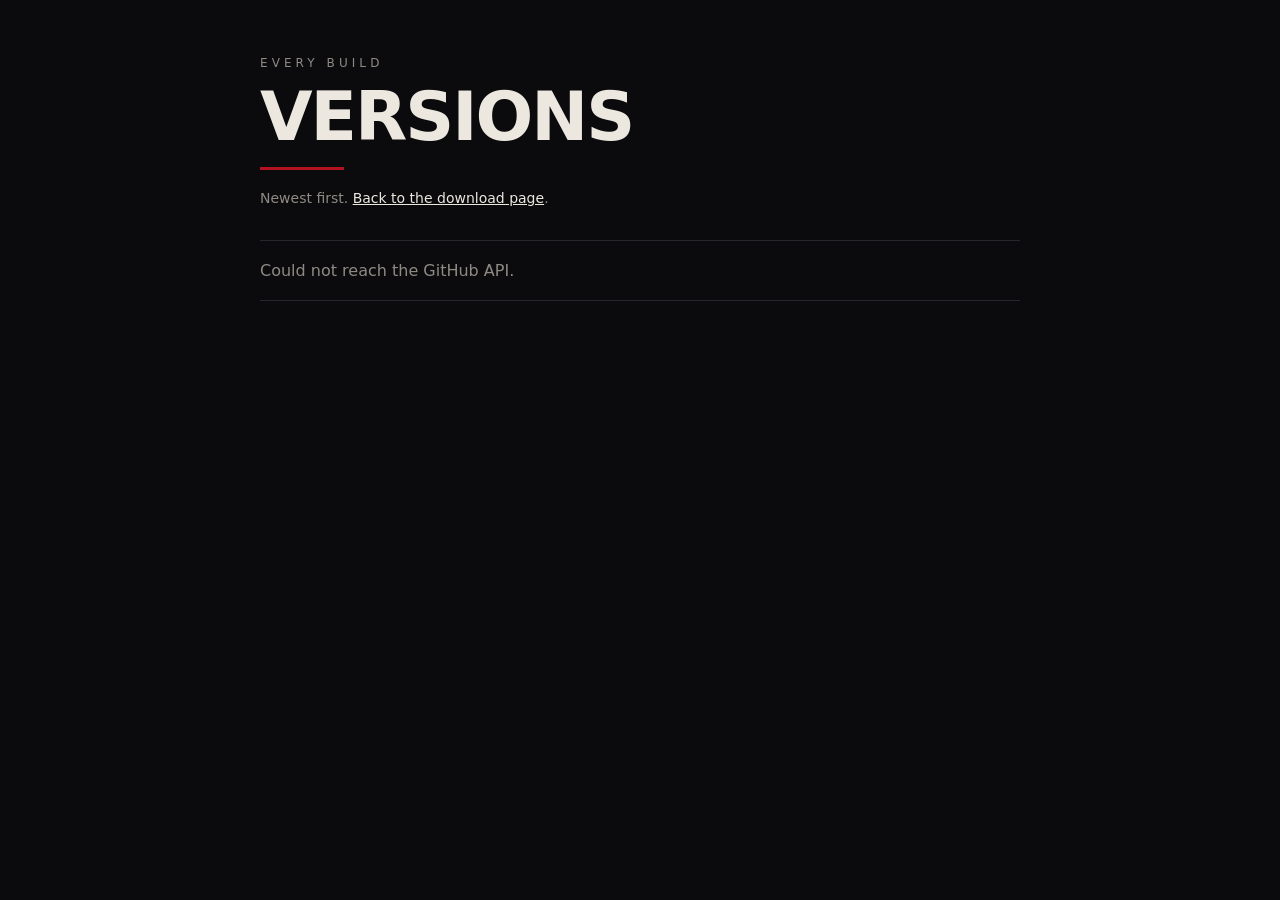
<file: site/versions.html>
<!doctype html>
<html lang="en">
<head>
<meta charset="utf-8">
<meta name="viewport" content="width=device-width, initial-scale=1">
<title>Toji — all versions</title>
<style>
  :root { --ink: #0b0b0d; --paper: #ece7df; --muted: #8f8a83; --blood: #b3121f; --rule: #26262c; }
  * { box-sizing: border-box; }
  body {
    margin: 0; background: var(--ink); color: var(--paper); min-height: 100vh;
    font-family: "Inter", "Segoe UI", system-ui, -apple-system, sans-serif; -webkit-font-smoothing: antialiased;
  }
  .wrap { width: min(760px, 92vw); margin: 0 auto; padding: 56px 0 80px; }
  .kicker { font-size: 12px; letter-spacing: .34em; text-transform: uppercase; color: var(--muted); margin: 0 0 16px; }
  h1 { font-size: clamp(40px, 8vw, 68px); line-height: .9; letter-spacing: -.03em; margin: 0 0 12px; text-transform: uppercase; font-weight: 800; }
  .rule { height: 3px; background: var(--blood); width: 84px; margin: 20px 0 20px; }
  .back { color: var(--muted); font-size: 14px; }
  .back a { color: var(--paper); }
  ul { list-style: none; padding: 0; margin: 34px 0 0; }
  li { border-top: 1px solid var(--rule); padding: 20px 0; display: flex; gap: 18px; align-items: baseline; flex-wrap: wrap; }
  li:last-child { border-bottom: 1px solid var(--rule); }
  .tagname { font-size: 20px; font-weight: 700; min-width: 120px; }
  .when { color: var(--muted); font-size: 13px; }
  .link { margin-left: auto; color: var(--blood); font-weight: 700; text-decoration: none; font-size: 15px; }
  .link:hover { text-decoration: underline; }
  .empty { color: var(--muted); margin-top: 30px; }
</style>
</head>
<body>
  <main class="wrap">
    <p class="kicker">Every build</p>
    <h1>Versions</h1>
    <div class="rule"></div>
    <p class="back">Newest first. <a href="./">Back to the download page</a>.</p>
    <ul id="list"><li class="empty">Loading the releases…</li></ul>
  </main>

<script>
  fetch('https://api.github.com/repos/vaibhavs-cloud/toji/releases?per_page=50', {
    headers: { Accept: 'application/vnd.github+json' }
  }).then(function (r) { return r.ok ? r.json() : []; }).then(function (rels) {
    var list = document.getElementById('list');
    list.innerHTML = '';
    if (!rels.length) { list.innerHTML = '<li class="empty">No releases yet.</li>'; return; }
    rels.forEach(function (rel) {
      var li = document.createElement('li');
      var tag = document.createElement('span');
      tag.className = 'tagname';
      tag.textContent = rel.tag_name;
      var when = document.createElement('span');
      when.className = 'when';
      when.textContent = rel.published_at ? new Date(rel.published_at).toLocaleString() : '';
      li.appendChild(tag);
      li.appendChild(when);
      (rel.assets || []).filter(function (a) { return /\.apk$/i.test(a.name); }).forEach(function (apk) {
        var a = document.createElement('a');
        a.className = 'link';
        a.href = apk.browser_download_url;
        a.textContent = 'Download ' + apk.name;
        li.appendChild(a);
      });
      list.appendChild(li);
    });
  }).catch(function () {
    document.getElementById('list').innerHTML = '<li class="empty">Could not reach the GitHub API.</li>';
  });
</script>
</body>
</html>
</file>
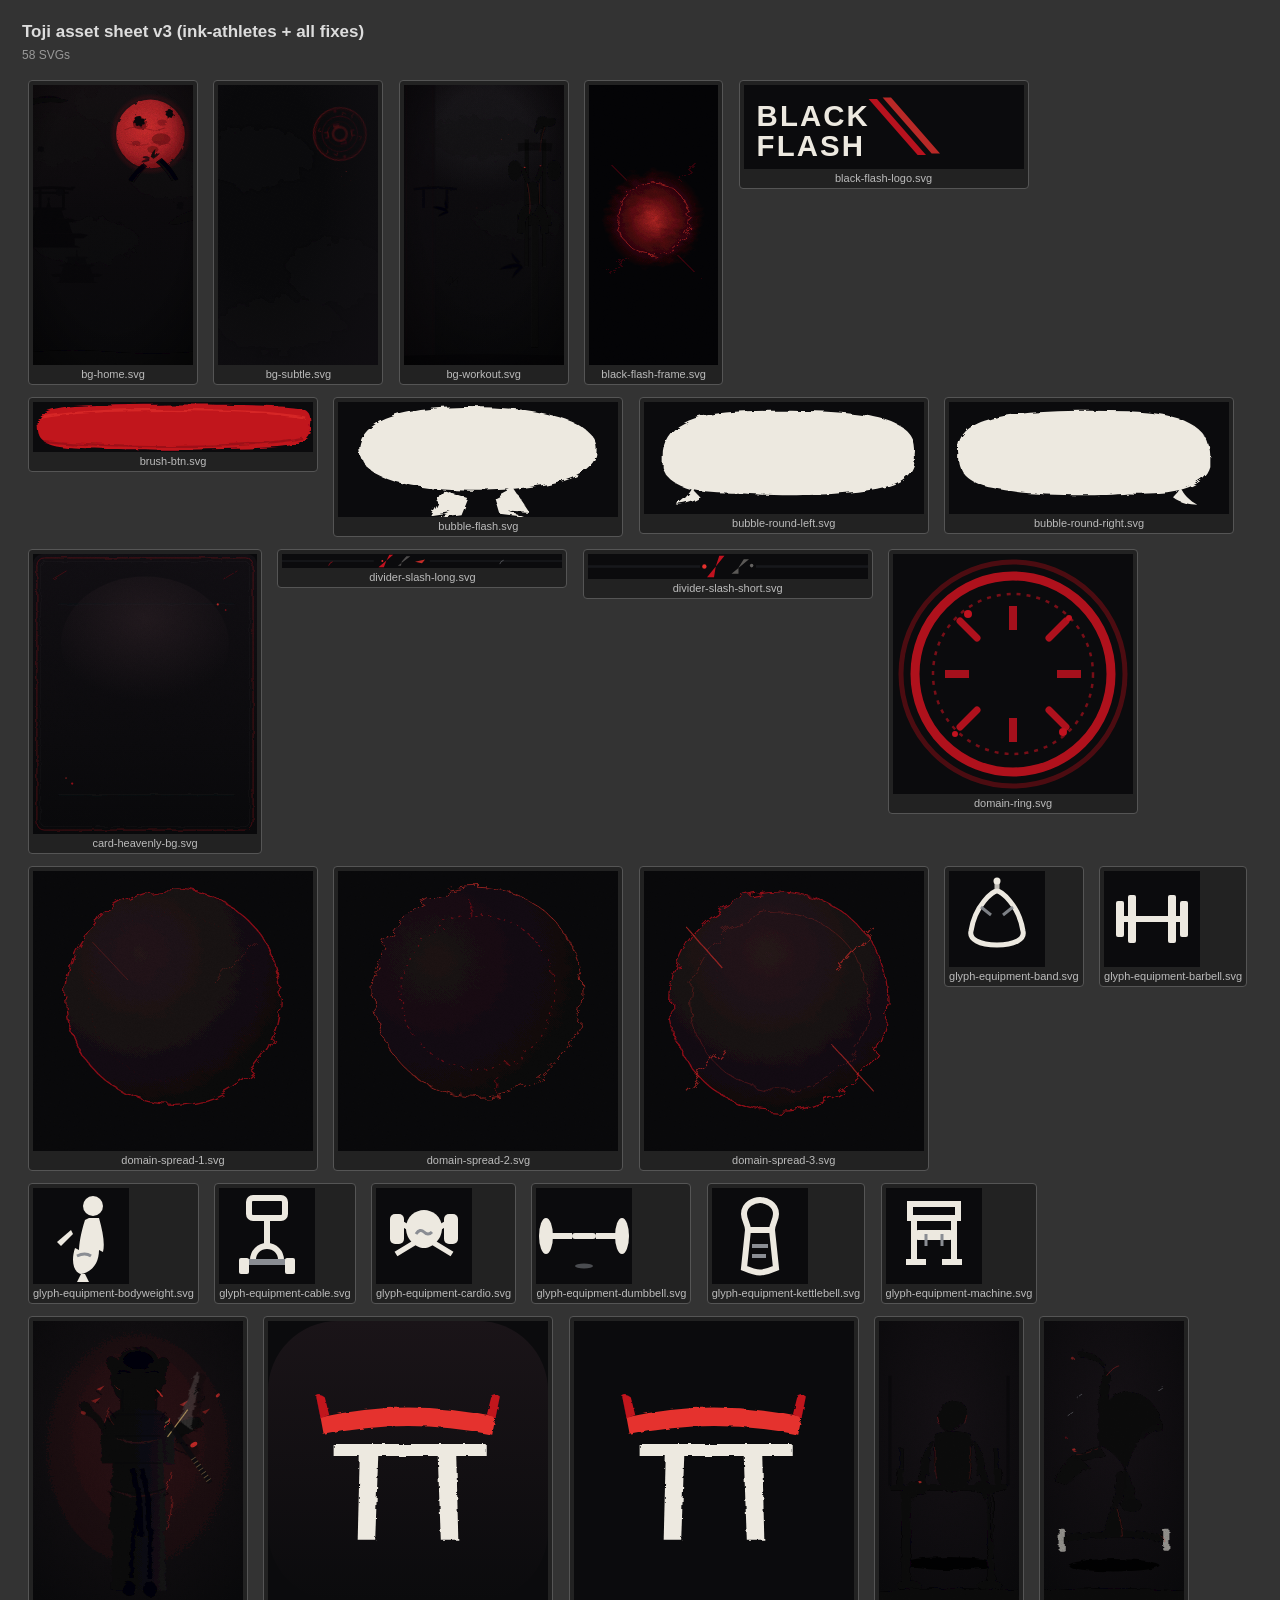
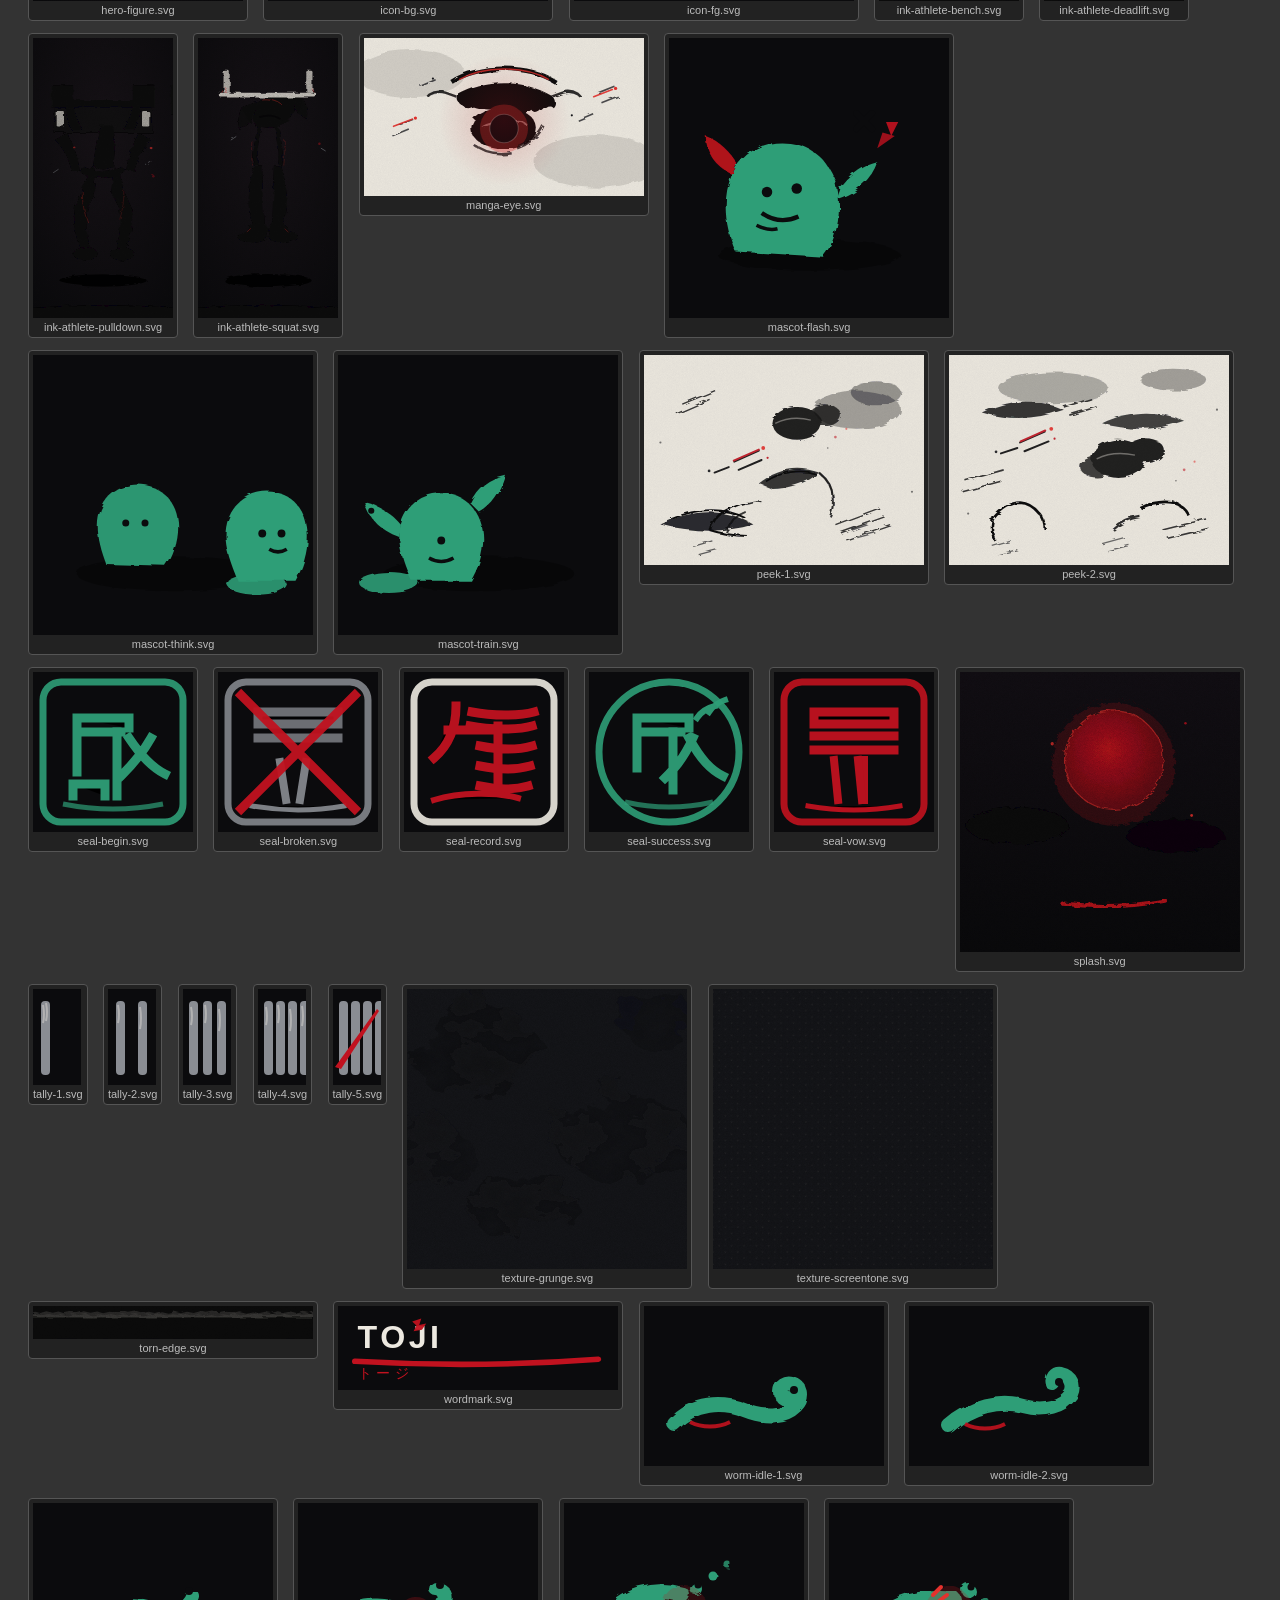
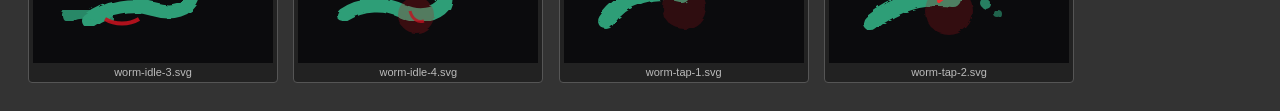
<file: ai-assets/reports/contact-sheet.html>
﻿<!DOCTYPE html><html><head><meta charset='utf-8'><title>Toji asset sheet v3</title>
<style>
body{background:#333;color:#ddd;font:12px sans-serif;padding:14px}
h1{margin:0 0 6px;font-size:17px}
.meta{color:#999;margin-bottom:12px}
.c{display:inline-block;margin:6px;background:#222;border:1px solid #555;padding:4px;vertical-align:top;text-align:center;border-radius:4px}
.c img{display:block;max-width:280px;max-height:280px;width:auto;height:auto;background:#0B0B0D}
.c figcaption{padding-top:3px;color:#bbb;font-size:11px;word-break:break-all}
</style></head><body>
<h1>Toji asset sheet v3 (ink-athletes + all fixes)</h1>
<div class='meta'>58 SVGs</div>
<div><figure class='c'><img src='[data-uri]'><figcaption>bg-home.svg</figcaption></figure>
<figure class='c'><img src='[data-uri]'><figcaption>bg-subtle.svg</figcaption></figure>
<figure class='c'><img src='[data-uri]'><figcaption>bg-workout.svg</figcaption></figure>
<figure class='c'><img src='[data-uri]'><figcaption>black-flash-frame.svg</figcaption></figure>
<figure class='c'><img src='[data-uri]'><figcaption>black-flash-logo.svg</figcaption></figure>
<figure class='c'><img src='[data-uri]'><figcaption>brush-btn.svg</figcaption></figure>
<figure class='c'><img src='[data-uri]'><figcaption>bubble-flash.svg</figcaption></figure>
<figure class='c'><img src='[data-uri]'><figcaption>bubble-round-left.svg</figcaption></figure>
<figure class='c'><img src='[data-uri]'><figcaption>bubble-round-right.svg</figcaption></figure>
<figure class='c'><img src='[data-uri]'><figcaption>card-heavenly-bg.svg</figcaption></figure>
<figure class='c'><img src='[data-uri]'><figcaption>divider-slash-long.svg</figcaption></figure>
<figure class='c'><img src='[data-uri]'><figcaption>divider-slash-short.svg</figcaption></figure>
<figure class='c'><img src='[data-uri]'><figcaption>domain-ring.svg</figcaption></figure>
<figure class='c'><img src='[data-uri]'><figcaption>domain-spread-1.svg</figcaption></figure>
<figure class='c'><img src='[data-uri]'><figcaption>domain-spread-2.svg</figcaption></figure>
<figure class='c'><img src='[data-uri]'><figcaption>domain-spread-3.svg</figcaption></figure>
<figure class='c'><img src='[data-uri]'><figcaption>glyph-equipment-band.svg</figcaption></figure>
<figure class='c'><img src='[data-uri]'><figcaption>glyph-equipment-barbell.svg</figcaption></figure>
<figure class='c'><img src='[data-uri]'><figcaption>glyph-equipment-bodyweight.svg</figcaption></figure>
<figure class='c'><img src='[data-uri]'><figcaption>glyph-equipment-cable.svg</figcaption></figure>
<figure class='c'><img src='[data-uri]'><figcaption>glyph-equipment-cardio.svg</figcaption></figure>
<figure class='c'><img src='[data-uri]'><figcaption>glyph-equipment-dumbbell.svg</figcaption></figure>
<figure class='c'><img src='[data-uri]'><figcaption>glyph-equipment-kettlebell.svg</figcaption></figure>
<figure class='c'><img src='[data-uri]'><figcaption>glyph-equipment-machine.svg</figcaption></figure>
<figure class='c'><img src='[data-uri]'><figcaption>hero-figure.svg</figcaption></figure>
<figure class='c'><img src='[data-uri]'><figcaption>icon-bg.svg</figcaption></figure>
<figure class='c'><img src='[data-uri]'><figcaption>icon-fg.svg</figcaption></figure>
<figure class='c'><img src='[data-uri]'><figcaption>ink-athlete-bench.svg</figcaption></figure>
<figure class='c'><img src='[data-uri]'><figcaption>ink-athlete-deadlift.svg</figcaption></figure>
<figure class='c'><img src='[data-uri]'><figcaption>ink-athlete-pulldown.svg</figcaption></figure>
<figure class='c'><img src='[data-uri]'><figcaption>ink-athlete-squat.svg</figcaption></figure>
<figure class='c'><img src='[data-uri]'><figcaption>manga-eye.svg</figcaption></figure>
<figure class='c'><img src='[data-uri]'><figcaption>mascot-flash.svg</figcaption></figure>
<figure class='c'><img src='[data-uri]'><figcaption>mascot-think.svg</figcaption></figure>
<figure class='c'><img src='[data-uri]'><figcaption>mascot-train.svg</figcaption></figure>
<figure class='c'><img src='[data-uri]'><figcaption>peek-1.svg</figcaption></figure>
<figure class='c'><img src='[data-uri]'><figcaption>peek-2.svg</figcaption></figure>
<figure class='c'><img src='[data-uri]'><figcaption>seal-begin.svg</figcaption></figure>
<figure class='c'><img src='[data-uri]'><figcaption>seal-broken.svg</figcaption></figure>
<figure class='c'><img src='[data-uri]'><figcaption>seal-record.svg</figcaption></figure>
<figure class='c'><img src='[data-uri]'><figcaption>seal-success.svg</figcaption></figure>
<figure class='c'><img src='[data-uri]'><figcaption>seal-vow.svg</figcaption></figure>
<figure class='c'><img src='[data-uri]'><figcaption>splash.svg</figcaption></figure>
<figure class='c'><img src='[data-uri]'><figcaption>tally-1.svg</figcaption></figure>
<figure class='c'><img src='[data-uri]'><figcaption>tally-2.svg</figcaption></figure>
<figure class='c'><img src='[data-uri]'><figcaption>tally-3.svg</figcaption></figure>
<figure class='c'><img src='[data-uri]'><figcaption>tally-4.svg</figcaption></figure>
<figure class='c'><img src='[data-uri]'><figcaption>tally-5.svg</figcaption></figure>
<figure class='c'><img src='[data-uri]'><figcaption>texture-grunge.svg</figcaption></figure>
<figure class='c'><img src='[data-uri]'><figcaption>texture-screentone.svg</figcaption></figure>
<figure class='c'><img src='[data-uri]'><figcaption>torn-edge.svg</figcaption></figure>
<figure class='c'><img src='[data-uri]'><figcaption>wordmark.svg</figcaption></figure>
<figure class='c'><img src='[data-uri]'><figcaption>worm-idle-1.svg</figcaption></figure>
<figure class='c'><img src='[data-uri]'><figcaption>worm-idle-2.svg</figcaption></figure>
<figure class='c'><img src='[data-uri]'><figcaption>worm-idle-3.svg</figcaption></figure>
<figure class='c'><img src='[data-uri]'><figcaption>worm-idle-4.svg</figcaption></figure>
<figure class='c'><img src='[data-uri]'><figcaption>worm-tap-1.svg</figcaption></figure>
<figure class='c'><img src='[data-uri]'><figcaption>worm-tap-2.svg</figcaption></figure></div>
</body></html>
</file>
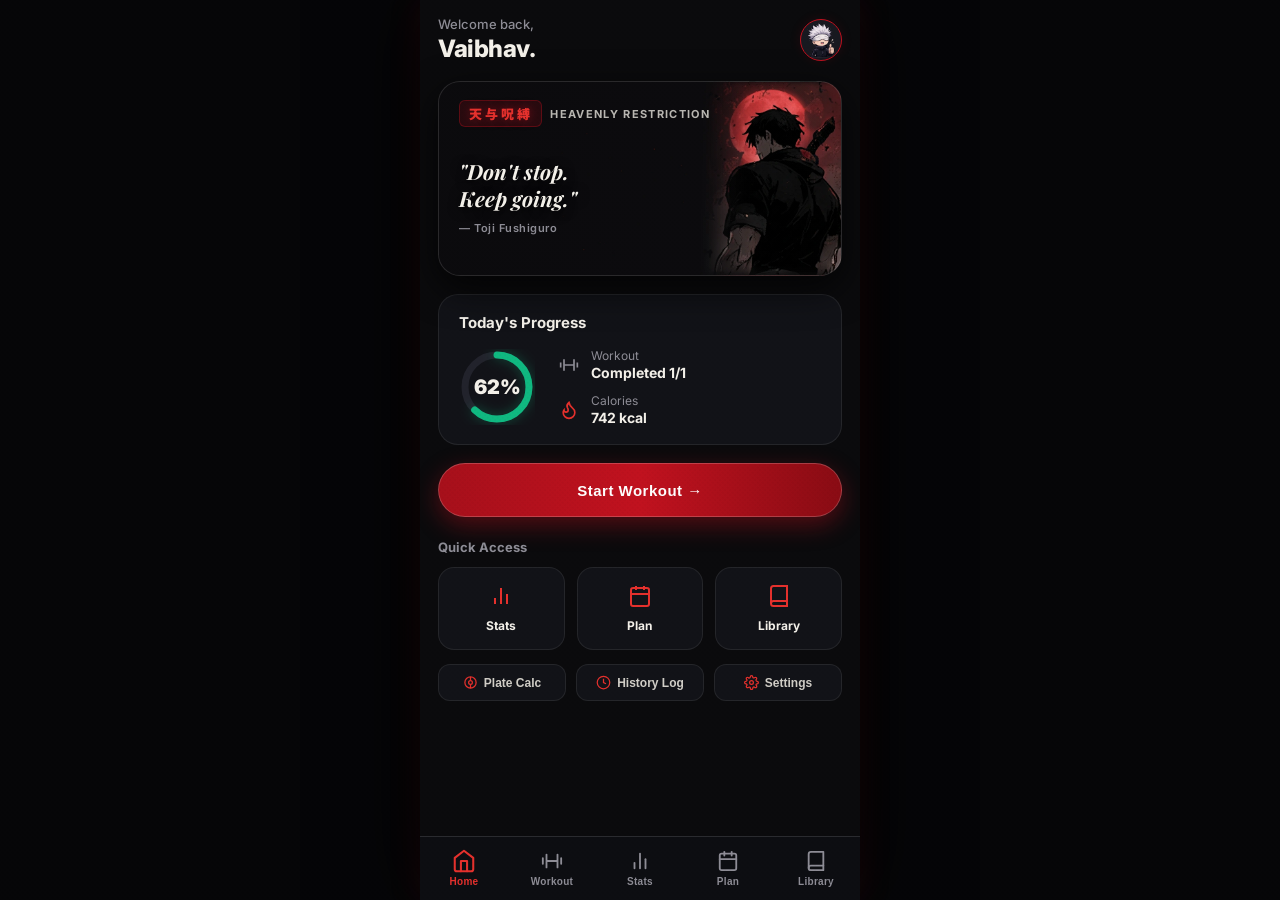
<file: frontend/public/toji-prototype.html>
<!DOCTYPE html>
<html lang="en">
<head>
  <meta charset="UTF-8">
  <meta name="viewport" content="width=device-width, initial-scale=1.0, maximum-scale=1.0, user-scalable=no, viewport-fit=cover">
  <title>Toji Fitness — Zero Cursed Energy</title>
  
  <!-- Web App Manifest & Mobile Capability -->
  <meta name="theme-color" content="#0B0B0D">
  <meta name="apple-mobile-web-app-capable" content="yes">
  <meta name="apple-mobile-web-app-status-bar-style" content="black-translucent">
  <meta name="mobile-web-app-capable" content="yes">

  <!-- Typography -->
  <link rel="preconnect" href="https://fonts.googleapis.com">
  <link rel="preconnect" href="https://fonts.gstatic.com" crossorigin>
  <link href="https://fonts.googleapis.com/css2?family=Cinzel:wght@700;900&family=Inter:wght@400;500;600;700;800;900&family=Noto+Sans+JP:wght@700;900&family=Playfair+Display:ital,wght@1,700&display=swap" rel="stylesheet">

  <style>
    /* ==========================================================================
       TOJI DESIGN SYSTEM — PRODUCTION HARDWARE & MOCKUP SPEC
       Reference: Master Mockup Screens 1-5 + User Mobile Feedback (Redmi 13C 90Hz)
       ========================================================================== */
    :root {
      /* Core Dark Palette */
      --void-bg: #0B0B0D;
      --surface-1: #121318;
      --surface-2: #181920;
      --surface-3: #22232C;
      --surface-elevated: #282934;
      
      /* Crimson Accents */
      --crimson: #C1121F;
      --crimson-bright: #E5312D;
      --crimson-dark: #8A0C14;
      --blood-glow: rgba(193, 18, 31, 0.45);
      --blood-subtle: rgba(193, 18, 31, 0.12);

      /* Jade Status & Accent */
      --jade: #10B981;
      --jade-mid: #059669;
      --jade-glow: rgba(16, 185, 129, 0.35);
      --fatigued: #EF4444;

      /* High-Contrast Typography */
      --parchment: #F4F1EA;
      --text-sub: #D1CEC7;
      --text-muted: #8E8D96;
      --text-dim: #5C5D66;

      /* Borders */
      --border-subtle: rgba(255, 255, 255, 0.08);
      --border-card: rgba(255, 255, 255, 0.12);
      --border-crimson: rgba(193, 18, 31, 0.5);

      /* Motion & Frame Timings (Redmi 13C 90Hz & iOS 120Hz) */
      --ease-manga: cubic-bezier(0.16, 1, 0.3, 1);
      --ease-punch: cubic-bezier(0.2, 1.4, 0.4, 1);
      --dur-fast: 167ms; /* 15 frames at 90Hz */

      --safe-top: env(safe-area-inset-top, 0px);
      --safe-bottom: env(safe-area-inset-bottom, 0px);
    }

    * {
      box-sizing: border-box;
      margin: 0;
      padding: 0;
      -webkit-tap-highlight-color: transparent;
      user-select: none;
    }

    html, body {
      background-color: var(--void-bg);
      color: var(--parchment);
      font-family: 'Inter', -apple-system, BlinkMacSystemFont, 'Segoe UI', Roboto, sans-serif;
      overflow-x: hidden;
      width: 100%;
      height: 100%;
      -webkit-font-smoothing: antialiased;
      -moz-osx-font-smoothing: grayscale;
    }

    /* Screentone & Manga Grain Overlay */
    .texture-screentone-layer {
      position: fixed;
      inset: 0;
      background-image: url('assets/toji/texture-screentone.webp');
      background-size: 160px;
      opacity: 0.035;
      pointer-events: none;
      z-index: 9999;
    }

    /* App Shell — Responsive Fullscreen on Mobile, Framed on Desktop */
    .app-root {
      width: 100%;
      height: 100%;
      display: flex;
      justify-content: center;
      align-items: center;
      background-color: #060608;
    }

    .device-viewport {
      position: relative;
      width: 100%;
      max-width: 440px;
      height: 100%;
      max-height: 940px;
      background: var(--void-bg);
      overflow: hidden;
      display: flex;
      flex-direction: column;
      box-shadow: 0 0 80px rgba(0, 0, 0, 0.95), 0 0 30px rgba(193, 18, 31, 0.15);
    }

    @media (max-width: 600px) {
      .app-root {
        background: var(--void-bg);
      }
      .device-viewport {
        max-width: 100%;
        max-height: 100%;
        height: 100dvh;
        box-shadow: none;
      }
    }

    /* Scrollable Screen Content Container */
    .screen-scroller {
      flex: 1;
      overflow-y: auto;
      overflow-x: hidden;
      -webkit-overflow-scrolling: touch;
      overscroll-behavior: contain;
      padding: calc(var(--safe-top) + 16px) 18px calc(var(--safe-bottom) + 84px) 18px;
      position: relative;
    }

    .screen-scroller::-webkit-scrollbar {
      display: none;
    }

    /* Screen Transition Engine */
    .screen-view {
      display: none;
      opacity: 0;
      transform: translate3d(0, 8px, 0);
      transition: opacity var(--dur-fast) var(--ease-manga), transform var(--dur-fast) var(--ease-manga);
    }

    .screen-view.active {
      display: block;
      opacity: 1;
      transform: translate3d(0, 0, 0);
    }

    /* ==========================================================================
       BOTTOM 5-TAB BAR (MATCHING MOCKUP)
       ========================================================================== */
    .nav-tabbar {
      position: absolute;
      bottom: 0;
      left: 0;
      right: 0;
      height: calc(64px + var(--safe-bottom));
      padding-bottom: var(--safe-bottom);
      background: rgba(14, 15, 19, 0.95);
      border-top: 1px solid var(--border-card);
      display: flex;
      align-items: center;
      justify-content: space-around;
      z-index: 100;
      backdrop-filter: blur(16px);
      -webkit-backdrop-filter: blur(16px);
    }

    .nav-tab-btn {
      flex: 1;
      height: 100%;
      background: none;
      border: none;
      display: flex;
      flex-direction: column;
      align-items: center;
      justify-content: center;
      gap: 4px;
      color: var(--text-muted);
      cursor: pointer;
      transition: color 0.15s var(--ease-manga);
    }

    .nav-tab-btn.active {
      color: var(--crimson-bright);
    }

    .nav-tab-icon {
      width: 22px;
      height: 22px;
      fill: none;
      stroke: currentColor;
      stroke-width: 2;
      stroke-linecap: round;
      stroke-linejoin: round;
      transition: transform 0.15s var(--ease-manga);
    }

    .nav-tab-btn.active .nav-tab-icon {
      transform: scale(1.12);
    }

    .nav-tab-label {
      font-size: 10px;
      font-weight: 700;
      letter-spacing: 0.3px;
    }

    /* ==========================================================================
       SCREEN 1: HOME VIEW
       ========================================================================== */
    .home-top-bar {
      display: flex;
      justify-content: space-between;
      align-items: center;
      margin-bottom: 18px;
    }

    .home-welcome-sub {
      font-size: 13px;
      color: var(--text-muted);
      font-weight: 500;
    }

    .home-welcome-name {
      font-size: 24px;
      font-weight: 800;
      color: var(--parchment);
      letter-spacing: -0.5px;
      margin-top: 2px;
    }

    .home-avatar-btn {
      width: 42px;
      height: 42px;
      border-radius: 99px;
      border: 1.5px solid var(--crimson);
      overflow: hidden;
      background: var(--surface-2);
      cursor: pointer;
      box-shadow: 0 0 12px var(--blood-subtle);
    }

    .home-avatar-btn img {
      width: 100%;
      height: 100%;
      object-fit: cover;
    }

    /* Master Unified Home Hero Banner */
    .home-hero-master-card {
      position: relative;
      height: 195px;
      border-radius: 22px;
      border: 1px solid var(--border-card);
      background-image: url('assets/toji/home-hero-master.webp');
      background-size: cover;
      background-position: center right;
      overflow: hidden;
      display: flex;
      flex-direction: column;
      justify-content: center;
      padding: 24px 20px;
      margin-bottom: 18px;
      box-shadow: 0 12px 36px rgba(0, 0, 0, 0.7);
    }

    .home-hero-master-card::before {
      content: '';
      position: absolute;
      inset: 0;
      background: linear-gradient(90deg, rgba(11, 11, 13, 0.45) 0%, rgba(11, 11, 13, 0.15) 50%, transparent 100%);
      pointer-events: none;
    }

    .hero-quote-box {
      position: relative;
      z-index: 2;
      max-width: 62%;
    }

    .hero-quote-phrase {
      font-family: 'Playfair Display', Georgia, serif;
      font-style: italic;
      font-size: 21px;
      font-weight: 700;
      line-height: 1.25;
      color: var(--parchment);
      text-shadow: 0 2px 12px rgba(0, 0, 0, 0.95);
    }

    .hero-quote-credit {
      font-family: 'Inter', sans-serif;
      font-style: normal;
      font-size: 11px;
      font-weight: 600;
      color: var(--text-muted);
      letter-spacing: 0.5px;
      margin-top: 10px;
    }

    /* Today's Progress Card */
    .progress-card {
      background: var(--surface-1);
      border: 1px solid var(--border-subtle);
      border-radius: 20px;
      padding: 18px 20px;
      margin-bottom: 18px;
    }

    .progress-card-title {
      font-size: 15px;
      font-weight: 700;
      color: var(--parchment);
      margin-bottom: 16px;
    }

    .progress-body {
      display: flex;
      align-items: center;
      gap: 24px;
    }

    .progress-ring-box {
      position: relative;
      width: 76px;
      height: 76px;
      flex-shrink: 0;
    }

    .progress-ring-box svg {
      transform: rotate(-90deg);
      width: 76px;
      height: 76px;
    }

    .progress-ring-bg {
      fill: none;
      stroke: var(--surface-3);
      stroke-width: 7;
    }

    .progress-ring-fill {
      fill: none;
      stroke: var(--jade);
      stroke-width: 7;
      stroke-linecap: round;
      stroke-dasharray: 201;
      stroke-dashoffset: 76; /* 62% */
      filter: drop-shadow(0 0 6px var(--jade-glow));
    }

    .progress-ring-text {
      position: absolute;
      inset: 0;
      display: flex;
      align-items: center;
      justify-content: center;
      font-size: 20px;
      font-weight: 900;
      color: var(--parchment);
    }

    .progress-metrics {
      display: flex;
      flex-direction: column;
      gap: 12px;
      flex: 1;
    }

    .progress-metric-row {
      display: flex;
      align-items: center;
      gap: 12px;
    }

    .metric-icon-svg {
      width: 20px;
      height: 20px;
      color: var(--text-muted);
      flex-shrink: 0;
    }

    .metric-title {
      font-size: 12px;
      color: var(--text-muted);
    }

    .metric-val {
      font-size: 14px;
      font-weight: 700;
      color: var(--parchment);
      margin-top: 1px;
    }

    /* Start Workout Crimson CTA */
    .btn-start-workout-cta {
      width: 100%;
      height: 54px;
      background: linear-gradient(90deg, #A7101B 0%, #C1121F 50%, #8A0C14 100%);
      border: 1px solid rgba(255, 255, 255, 0.2);
      border-radius: 99px;
      color: #FFFFFF;
      font-size: 15px;
      font-weight: 800;
      letter-spacing: 0.5px;
      display: flex;
      align-items: center;
      justify-content: center;
      gap: 8px;
      cursor: pointer;
      box-shadow: 0 8px 24px rgba(193, 18, 31, 0.4);
      margin-bottom: 22px;
      transition: transform 0.15s var(--ease-punch);
    }

    .btn-start-workout-cta:active {
      transform: scale(0.97);
    }

    /* Quick Access 3-Grid */
    .quick-access-title {
      font-size: 13px;
      font-weight: 700;
      color: var(--text-muted);
      margin-bottom: 12px;
    }

    .quick-access-grid {
      display: grid;
      grid-template-columns: repeat(3, 1fr);
      gap: 12px;
    }

    .quick-card {
      background: var(--surface-1);
      border: 1px solid var(--border-subtle);
      border-radius: 16px;
      padding: 16px 12px;
      display: flex;
      flex-direction: column;
      align-items: center;
      gap: 10px;
      cursor: pointer;
      transition: border-color 0.15s, transform 0.15s;
    }

    .quick-card:active {
      border-color: var(--crimson);
      transform: translateY(-2px);
    }

    .quick-card-icon {
      width: 24px;
      height: 24px;
      color: var(--crimson-bright);
    }

    .quick-card-label {
      font-size: 12px;
      font-weight: 700;
      color: var(--parchment);
    }

    /* Extra Tools Row */
    .home-extra-tools {
      display: flex;
      gap: 10px;
      margin-top: 14px;
    }

    .tool-pill-btn {
      flex: 1;
      padding: 10px 12px;
      background: var(--surface-1);
      border: 1px solid var(--border-subtle);
      border-radius: 12px;
      display: flex;
      align-items: center;
      justify-content: center;
      gap: 6px;
      color: var(--text-sub);
      font-size: 12px;
      font-weight: 600;
      cursor: pointer;
    }

    .tool-pill-btn svg {
      width: 15px;
      height: 15px;
      color: var(--crimson-bright);
    }

    /* ==========================================================================
       SCREEN 2: WORKOUT VIEW (CLEAN CARD HERO LAYOUT)
       ========================================================================== */
    .workout-header-bar {
      display: flex;
      justify-content: space-between;
      align-items: center;
      margin-bottom: 14px;
    }

    .nav-icon-btn {
      width: 36px;
      height: 36px;
      border-radius: 10px;
      background: var(--surface-1);
      border: 1px solid var(--border-subtle);
      display: flex;
      align-items: center;
      justify-content: center;
      color: var(--parchment);
      cursor: pointer;
    }

    .workout-routine-title {
      font-size: 18px;
      font-weight: 800;
      color: var(--parchment);
      letter-spacing: -0.3px;
    }

    .workout-eye-badge {
      width: 62px;
      height: 28px;
      border-radius: 6px;
      background: url('assets/toji/manga-eye.webp') center/cover no-repeat;
      border: 1px solid var(--border-card);
    }

    /* Clean Upper Art Card with Left Kanji Margin */
    .workout-stage-row {
      position: relative;
      display: flex;
      gap: 10px;
      margin-bottom: 16px;
    }

    .workout-kanji-pillar {
      writing-mode: vertical-rl;
      font-family: 'Noto Sans JP', serif;
      font-size: 17px;
      font-weight: 900;
      letter-spacing: 0.4em;
      color: var(--crimson);
      text-shadow: 0 0 14px var(--blood-glow);
      opacity: 0.9;
      flex-shrink: 0;
      padding: 6px 0;
    }

    .workout-art-stage {
      flex: 1;
      position: relative;
      height: 220px;
      border-radius: 20px;
      border: 1px solid var(--border-card);
      overflow: hidden;
      display: flex;
      flex-direction: column;
      justify-content: flex-end;
      padding: 18px;
      background-size: cover;
      background-position: center 20%;
      background-repeat: no-repeat;
      transition: background-image 0.25s var(--ease-manga);
    }

    .workout-art-stage::after {
      content: '';
      position: absolute;
      inset: 0;
      background: linear-gradient(0deg, #0B0B0D 0%, rgba(11, 11, 13, 0.7) 45%, rgba(11, 11, 13, 0.1) 100%);
      pointer-events: none;
    }

    .stage-exercise-info {
      position: relative;
      z-index: 2;
    }

    .stage-exercise-name {
      font-size: 22px;
      font-weight: 900;
      color: var(--parchment);
      line-height: 1.15;
      text-shadow: 0 2px 12px rgba(0, 0, 0, 0.95);
    }

    .stage-exercise-meta {
      font-size: 13px;
      color: var(--text-muted);
      font-weight: 600;
      margin-top: 4px;
    }

    /* Muscle Group Exercise Switcher Ribbon */
    .exercise-switcher-ribbon {
      display: flex;
      gap: 8px;
      overflow-x: auto;
      padding-bottom: 12px;
      margin-bottom: 14px;
      -webkit-overflow-scrolling: touch;
    }

    .exercise-switcher-ribbon::-webkit-scrollbar {
      display: none;
    }

    .ex-switch-pill {
      white-space: nowrap;
      padding: 6px 14px;
      border-radius: 99px;
      background: var(--surface-1);
      border: 1px solid var(--border-subtle);
      font-size: 11px;
      font-weight: 700;
      color: var(--text-muted);
      cursor: pointer;
      transition: all 0.15s var(--ease-manga);
    }

    .ex-switch-pill.active {
      background: var(--surface-3);
      border-color: var(--crimson);
      color: var(--parchment);
      box-shadow: 0 0 10px var(--blood-subtle);
    }

    /* Sets Table (Borderless Minimalist) */
    .sets-minimal-table {
      width: 100%;
      margin-bottom: 18px;
    }

    .sets-table-head {
      display: grid;
      grid-template-columns: 48px 1fr 1fr 48px;
      padding: 8px 10px;
      font-size: 11px;
      font-weight: 700;
      text-transform: uppercase;
      color: var(--text-muted);
      letter-spacing: 0.5px;
    }

    .set-table-row {
      display: grid;
      grid-template-columns: 48px 1fr 1fr 48px;
      padding: 12px 10px;
      align-items: center;
      font-size: 14px;
      font-weight: 600;
      border-bottom: 1px solid rgba(255, 255, 255, 0.04);
      border-radius: 10px;
      transition: background 0.15s;
    }

    .set-table-row.active-row {
      background: rgba(193, 18, 31, 0.10);
    }

    .set-table-row.active-row .set-num,
    .set-table-row.active-row .set-wt {
      color: var(--crimson-bright);
      font-weight: 800;
    }

    .set-status-toggle {
      width: 28px;
      height: 28px;
      border-radius: 99px;
      border: none;
      background: none;
      display: flex;
      align-items: center;
      justify-content: center;
      cursor: pointer;
      margin: 0 auto;
    }

    .set-status-toggle.checked svg {
      color: var(--jade);
    }

    .set-status-toggle.pending svg {
      color: var(--crimson-bright);
    }

    .btn-add-set-row {
      width: 100%;
      padding: 10px;
      background: none;
      border: 1px dashed var(--border-subtle);
      border-radius: 12px;
      color: var(--text-muted);
      font-size: 12px;
      font-weight: 600;
      cursor: pointer;
      margin-top: 8px;
    }

    /* Gojo Speech Bubble Coaching Card */
    .gojo-coach-card {
      background: #14151B;
      border: 1px solid var(--border-card);
      border-radius: 18px;
      padding: 14px 18px;
      display: flex;
      align-items: center;
      justify-content: space-between;
      gap: 14px;
      margin-bottom: 18px;
      box-shadow: 0 4px 16px rgba(0, 0, 0, 0.4);
    }

    .gojo-speech-bubble {
      position: relative;
      background: #1C1E26;
      border: 1px solid rgba(255, 255, 255, 0.08);
      border-radius: 14px;
      padding: 10px 14px;
      font-size: 13px;
      line-height: 1.35;
      color: var(--parchment);
      flex: 1;
    }

    .gojo-speech-bubble::after {
      content: '';
      position: absolute;
      right: -8px;
      top: 50%;
      transform: translateY(-50%);
      border-width: 6px 0 6px 8px;
      border-style: solid;
      border-color: transparent transparent transparent #1C1E26;
    }

    .gojo-mascot-sticker {
      width: 52px;
      height: 52px;
      flex-shrink: 0;
      cursor: pointer;
    }

    .gojo-mascot-sticker img {
      width: 100%;
      height: 100%;
      object-fit: contain;
      filter: drop-shadow(0 2px 8px rgba(0, 0, 0, 0.5));
    }

    /* Finish Session Distressed Button */
    .btn-finish-distressed {
      width: 100%;
      height: 52px;
      background: linear-gradient(90deg, #A7101B 0%, #C1121F 50%, #8A0C14 100%);
      border: 1px solid rgba(255, 255, 255, 0.2);
      border-radius: 99px;
      color: #FFFFFF;
      font-size: 15px;
      font-weight: 800;
      letter-spacing: 1px;
      text-transform: uppercase;
      display: flex;
      align-items: center;
      justify-content: center;
      cursor: pointer;
      box-shadow: 0 6px 22px rgba(193, 18, 31, 0.45);
      margin-bottom: 14px;
      transition: transform 0.15s;
    }

    .btn-finish-distressed:active {
      transform: scale(0.97);
    }

    /* Action Trigger Buttons */
    .workout-action-triggers {
      display: flex;
      gap: 10px;
    }

    .action-trigger-btn {
      flex: 1;
      padding: 10px 0;
      background: var(--surface-1);
      border: 1px solid var(--border-subtle);
      border-radius: 12px;
      color: var(--parchment);
      font-size: 12px;
      font-weight: 700;
      cursor: pointer;
      display: flex;
      align-items: center;
      justify-content: center;
      gap: 6px;
    }

    .action-trigger-btn.special {
      border-color: var(--crimson);
      color: var(--crimson-bright);
    }

    /* ==========================================================================
       SCREEN 3: STATS VIEW
       ========================================================================== */
    .stats-header-bar {
      display: flex;
      justify-content: space-between;
      align-items: center;
      margin-bottom: 16px;
    }

    .stats-time-pills {
      display: flex;
      background: var(--surface-1);
      border-radius: 99px;
      padding: 3px;
      gap: 4px;
      margin-bottom: 18px;
    }

    .time-pill {
      flex: 1;
      padding: 8px 0;
      text-align: center;
      font-size: 12px;
      font-weight: 700;
      color: var(--text-muted);
      border-radius: 99px;
      cursor: pointer;
    }

    .time-pill.active {
      background: var(--crimson);
      color: #FFFFFF;
      box-shadow: 0 2px 10px rgba(193, 18, 31, 0.4);
    }

    .progression-chart-card {
      background: var(--surface-1);
      border: 1px solid var(--border-subtle);
      border-radius: 20px;
      padding: 18px;
      margin-bottom: 16px;
    }

    .chart-card-title {
      font-size: 15px;
      font-weight: 700;
      color: var(--parchment);
      margin-bottom: 14px;
    }

    .chart-svg-box {
      width: 100%;
      height: 130px;
    }

    .stats-summary-grid {
      display: grid;
      grid-template-columns: repeat(3, 1fr);
      gap: 10px;
      margin-bottom: 16px;
    }

    .stat-tile {
      background: var(--surface-1);
      border: 1px solid var(--border-subtle);
      border-radius: 16px;
      padding: 14px 10px;
      display: flex;
      flex-direction: column;
      gap: 8px;
    }

    .stat-tile-icon {
      width: 20px;
      height: 20px;
      color: var(--crimson-bright);
    }

    .stat-tile-title {
      font-size: 11px;
      color: var(--text-muted);
    }

    .stat-tile-val {
      font-size: 17px;
      font-weight: 900;
      color: var(--parchment);
    }

    /* Muscle Recovery Donut */
    .recovery-card {
      background: var(--surface-1);
      border: 1px solid var(--border-subtle);
      border-radius: 20px;
      padding: 18px;
      margin-bottom: 16px;
    }

    .recovery-body {
      display: flex;
      align-items: center;
      gap: 24px;
    }

    .recovery-legend {
      display: flex;
      flex-direction: column;
      gap: 8px;
    }

    .legend-item {
      display: flex;
      align-items: center;
      gap: 8px;
      font-size: 12px;
      color: var(--text-sub);
    }

    .legend-dot {
      width: 8px;
      height: 8px;
      border-radius: 99px;
    }

    .manga-peek-banner {
      height: 74px;
      border-radius: 16px;
      background: url('assets/toji/peek-left.webp') center/cover no-repeat;
      border: 1px solid var(--border-card);
      position: relative;
      overflow: hidden;
      display: flex;
      align-items: center;
      justify-content: flex-end;
      padding: 0 16px;
    }

    .manga-peek-banner::before {
      content: '';
      position: absolute;
      inset: 0;
      background: linear-gradient(90deg, rgba(11, 11, 13, 0.1) 0%, rgba(11, 11, 13, 0.85) 100%);
    }

    .peek-banner-quote {
      position: relative;
      z-index: 2;
      font-size: 13px;
      font-weight: 900;
      letter-spacing: 1px;
      color: var(--parchment);
      text-transform: uppercase;
    }

    /* ==========================================================================
       SCREEN 4: WEEKLY PLAN VIEW
       ========================================================================== */
    .plan-week-pager {
      display: flex;
      align-items: center;
      justify-content: center;
      gap: 14px;
      font-size: 13px;
      font-weight: 700;
      color: var(--text-sub);
      margin-bottom: 16px;
    }

    .plan-days-list {
      display: flex;
      flex-direction: column;
      gap: 8px;
      margin-bottom: 18px;
    }

    .day-row-card {
      background: var(--surface-1);
      border: 1px solid var(--border-subtle);
      border-radius: 16px;
      padding: 12px 16px;
      display: flex;
      align-items: center;
      justify-content: space-between;
      transition: border-color 0.15s;
    }

    .day-row-card.active-today {
      border-color: var(--crimson);
      background: rgba(193, 18, 31, 0.08);
    }

    .day-info-left {
      width: 48px;
    }

    .day-name {
      font-size: 14px;
      font-weight: 800;
      color: var(--parchment);
    }

    .day-date {
      font-size: 11px;
      color: var(--text-muted);
    }

    .day-split-center {
      flex: 1;
      padding: 0 12px;
    }

    .split-title {
      font-size: 14px;
      font-weight: 700;
      color: var(--parchment);
    }

    .split-targets {
      font-size: 11px;
      color: var(--text-muted);
    }

    .badge-done {
      width: 24px;
      height: 24px;
      border-radius: 99px;
      background: var(--jade);
      display: flex;
      align-items: center;
      justify-content: center;
      color: #000;
    }

    .badge-play {
      width: 26px;
      height: 26px;
      border-radius: 99px;
      background: var(--crimson);
      display: flex;
      align-items: center;
      justify-content: center;
      color: #FFF;
      box-shadow: 0 0 10px var(--blood-glow);
    }

    /* ==========================================================================
       SCREEN 5: EXERCISE LIBRARY
       ========================================================================== */
    .library-search-box {
      background: var(--surface-1);
      border: 1px solid var(--border-subtle);
      border-radius: 14px;
      padding: 10px 14px;
      display: flex;
      align-items: center;
      gap: 10px;
      margin-bottom: 12px;
    }

    .library-search-box input {
      background: none;
      border: none;
      outline: none;
      color: var(--parchment);
      font-size: 13px;
      width: 100%;
    }

    .library-category-pills {
      display: flex;
      gap: 8px;
      overflow-x: auto;
      padding-bottom: 8px;
      margin-bottom: 14px;
    }

    .library-category-pills::-webkit-scrollbar {
      display: none;
    }

    .cat-pill {
      white-space: nowrap;
      padding: 6px 14px;
      border-radius: 99px;
      background: var(--surface-1);
      border: 1px solid var(--border-subtle);
      font-size: 11px;
      font-weight: 700;
      color: var(--text-muted);
      cursor: pointer;
    }

    .cat-pill.active {
      background: var(--crimson);
      border-color: var(--crimson);
      color: #FFFFFF;
    }

    .exercise-2col-grid {
      display: grid;
      grid-template-columns: repeat(2, 1fr);
      gap: 12px;
      margin-bottom: 16px;
    }

    .ex-grid-card {
      background: var(--surface-1);
      border: 1px solid var(--border-subtle);
      border-radius: 18px;
      padding: 12px;
      display: flex;
      flex-direction: column;
      gap: 8px;
      cursor: pointer;
      transition: border-color 0.15s, transform 0.15s;
    }

    .ex-grid-card:active {
      border-color: var(--crimson);
      transform: scale(0.98);
    }

    .ex-grid-art {
      height: 94px;
      border-radius: 12px;
      background-size: cover;
      background-position: center;
      background-color: #101114;
    }

    .ex-grid-name {
      font-size: 13px;
      font-weight: 800;
      color: var(--parchment);
    }

    .ex-grid-sub {
      font-size: 11px;
      color: var(--text-muted);
    }

    .infinity-banner {
      height: 74px;
      border-radius: 16px;
      background: url('assets/toji/peek-right.webp') center/cover no-repeat;
      border: 1px solid var(--border-card);
      position: relative;
      overflow: hidden;
      display: flex;
      align-items: center;
      justify-content: space-between;
      padding: 0 18px;
    }

    .infinity-banner::before {
      content: '';
      position: absolute;
      inset: 0;
      background: linear-gradient(90deg, rgba(11, 11, 13, 0.9) 0%, rgba(11, 11, 13, 0.4) 100%);
    }

    .infinity-banner-text {
      position: relative;
      z-index: 2;
      font-size: 13px;
      font-weight: 900;
      letter-spacing: 2px;
      color: var(--parchment);
    }

    .infinity-banner-stamp {
      position: relative;
      z-index: 2;
      font-family: 'Noto Sans JP', serif;
      font-size: 22px;
      font-weight: 900;
      color: var(--crimson-bright);
      text-shadow: 0 0 10px var(--blood-glow);
    }

    /* ==========================================================================
       SCREEN 6: WORKOUT HISTORY LOG (OPEN GYM AUDIT)
       ========================================================================== */
    .history-card-item {
      background: var(--surface-1);
      border: 1px solid var(--border-subtle);
      border-radius: 18px;
      padding: 16px;
      margin-bottom: 12px;
    }

    .history-card-header {
      display: flex;
      justify-content: space-between;
      align-items: flex-start;
      margin-bottom: 12px;
    }

    .history-card-title {
      font-size: 16px;
      font-weight: 800;
      color: var(--parchment);
    }

    .history-card-date {
      font-size: 11px;
      color: var(--text-muted);
      margin-top: 2px;
    }

    .history-pr-tag {
      padding: 3px 8px;
      border-radius: 6px;
      background: rgba(193, 18, 31, 0.15);
      border: 1px solid var(--crimson);
      color: var(--crimson-bright);
      font-size: 10px;
      font-weight: 800;
    }

    .history-stats-row {
      display: flex;
      gap: 16px;
      border-top: 1px solid rgba(255, 255, 255, 0.04);
      padding-top: 10px;
      font-size: 12px;
      color: var(--text-sub);
    }

    /* ==========================================================================
       SCREEN 7: SETTINGS & HEAVENLY RESTRICTION VOWS
       ========================================================================== */
    .settings-section-title {
      font-size: 12px;
      font-weight: 800;
      text-transform: uppercase;
      letter-spacing: 1px;
      color: var(--text-muted);
      margin: 18px 0 8px 4px;
    }

    .settings-list-card {
      background: var(--surface-1);
      border: 1px solid var(--border-subtle);
      border-radius: 18px;
      overflow: hidden;
      margin-bottom: 14px;
    }

    .settings-row {
      display: flex;
      align-items: center;
      justify-content: space-between;
      padding: 14px 18px;
      border-bottom: 1px solid rgba(255, 255, 255, 0.04);
      font-size: 14px;
      color: var(--parchment);
    }

    .settings-row:last-child {
      border-bottom: none;
    }

    /* Toggle Switch */
    .toggle-switch {
      position: relative;
      width: 44px;
      height: 24px;
      background: var(--surface-3);
      border-radius: 99px;
      cursor: pointer;
      transition: background 0.2s;
    }

    .toggle-switch.on {
      background: var(--crimson);
    }

    .toggle-switch-thumb {
      position: absolute;
      top: 3px;
      left: 3px;
      width: 18px;
      height: 18px;
      background: #FFFFFF;
      border-radius: 99px;
      transition: transform 0.2s;
    }

    .toggle-switch.on .toggle-switch-thumb {
      transform: translateX(20px);
    }

    /* ==========================================================================
       MODALS: PLATE CALCULATOR, REST TIMER, BLACK FLASH, EXERCISE DETAIL
       ========================================================================== */
    .modal-bottom-sheet {
      position: absolute;
      inset: 0;
      background: rgba(0, 0, 0, 0.85);
      z-index: 1000;
      display: none;
      align-items: flex-end;
      backdrop-filter: blur(8px);
      -webkit-backdrop-filter: blur(8px);
    }

    .modal-bottom-sheet.active {
      display: flex;
    }

    .sheet-card-container {
      width: 100%;
      background: #14151B;
      border-top: 1px solid var(--border-card);
      border-radius: 26px 26px 0 0;
      padding: 20px 20px calc(var(--safe-bottom) + 24px) 20px;
      max-height: 85%;
      overflow-y: auto;
      animation: sheetSlideUp 0.2s var(--ease-manga);
    }

    @keyframes sheetSlideUp {
      from { transform: translateY(100%); }
      to { transform: translateY(0); }
    }

    .sheet-grab-bar {
      width: 40px;
      height: 4px;
      background: rgba(255, 255, 255, 0.2);
      border-radius: 99px;
      margin: 0 auto 16px auto;
    }

    .sheet-title-row {
      display: flex;
      justify-content: space-between;
      align-items: center;
      margin-bottom: 16px;
    }

    .sheet-title-text {
      font-size: 17px;
      font-weight: 800;
      color: var(--parchment);
    }

    .sheet-close-btn {
      background: none;
      border: none;
      color: var(--text-muted);
      cursor: pointer;
    }

    /* Plate Calculator Visualizer */
    .plates-display-bar {
      height: 60px;
      background: var(--surface-1);
      border: 1px solid var(--border-subtle);
      border-radius: 14px;
      display: flex;
      align-items: center;
      padding: 0 16px;
      gap: 6px;
      margin: 14px 0;
      overflow-x: auto;
    }

    .plate-slice {
      border-radius: 4px;
      display: flex;
      align-items: center;
      justify-content: center;
      font-size: 10px;
      font-weight: 800;
      color: #000;
    }

    .plate-25kg { width: 14px; height: 48px; background: #E5312D; color: #FFF; }
    .plate-20kg { width: 13px; height: 44px; background: #2563EB; color: #FFF; }
    .plate-15kg { width: 12px; height: 40px; background: #EAB308; }
    .plate-10kg { width: 11px; height: 36px; background: #10B981; }
    .plate-5kg  { width: 10px; height: 30px; background: #FFFFFF; }

    /* Black Flash Fullscreen Shockwave */
    .black-flash-overlay {
      position: absolute;
      inset: 0;
      background: #000;
      z-index: 10000;
      display: none;
      flex-direction: column;
      align-items: center;
      justify-content: center;
      text-align: center;
      padding: 24px;
    }

    .black-flash-overlay.active {
      display: flex;
      animation: bfScreenFlash 0.15s linear;
    }

    @keyframes bfScreenFlash {
      0% { filter: invert(1) brightness(300%); }
      100% { filter: none; }
    }

    .bf-frame-bg {
      position: absolute;
      inset: 0;
      background: url('assets/toji/black-flash-frame.webp') center/cover no-repeat;
      opacity: 0.95;
    }

    .bf-logo-art {
      position: relative;
      z-index: 2;
      width: 280px;
      height: 140px;
      background: url('assets/toji/black-flash-logo.webp') center/contain no-repeat;
      margin-bottom: 14px;
      filter: drop-shadow(0 0 24px var(--crimson));
    }

    .bf-pr-number {
      position: relative;
      z-index: 2;
      font-size: 52px;
      font-weight: 900;
      letter-spacing: 2px;
      color: #FFFFFF;
      text-shadow: 0 0 20px var(--crimson-bright);
    }

    .bf-pr-label {
      position: relative;
      z-index: 2;
      font-size: 13px;
      font-weight: 800;
      letter-spacing: 2px;
      color: var(--crimson-bright);
      margin-top: 4px;
    }

    .bf-claim-btn {
      position: relative;
      z-index: 2;
      margin-top: 32px;
      padding: 12px 36px;
      background: var(--surface-1);
      border: 1.5px solid var(--crimson);
      border-radius: 99px;
      color: var(--parchment);
      font-size: 13px;
      font-weight: 800;
      letter-spacing: 1px;
      cursor: pointer;
    }

    /* Domain Expansion Rest Timer Modal */
    .domain-rest-modal {
      position: absolute;
      inset: 0;
      background: #000;
      z-index: 9999;
      display: none;
      flex-direction: column;
      align-items: center;
      justify-content: center;
    }

    .domain-rest-modal.active {
      display: flex;
    }

    .domain-backdrop-img {
      position: absolute;
      inset: 0;
      background: url('assets/toji/domain-1.webp') center/cover no-repeat;
      opacity: 0.8;
    }

    .domain-ring-spinner {
      position: relative;
      z-index: 2;
      width: 250px;
      height: 250px;
      background: url('assets/toji/svg/domain-ring.svg') center/contain no-repeat;
      animation: spinRing 20s linear infinite;
    }

    @keyframes spinRing {
      from { transform: rotate(0deg); }
      to { transform: rotate(360deg); }
    }

    .domain-center-info {
      position: absolute;
      z-index: 3;
      display: flex;
      flex-direction: column;
      align-items: center;
    }

    .domain-timer-clock {
      font-size: 58px;
      font-weight: 900;
      color: var(--parchment);
      text-shadow: 0 0 24px var(--crimson);
      line-height: 1;
    }

    .domain-tag {
      font-family: 'Noto Sans JP', sans-serif;
      font-size: 14px;
      font-weight: 900;
      letter-spacing: 2px;
      color: var(--crimson-bright);
      margin-top: 8px;
    }

    .domain-btn-bar {
      position: relative;
      z-index: 4;
      margin-top: 36px;
      display: flex;
      gap: 12px;
    }

    .domain-action-btn {
      padding: 10px 22px;
      border-radius: 99px;
      background: rgba(18, 19, 24, 0.9);
      border: 1px solid var(--border-card);
      color: var(--parchment);
      font-size: 13px;
      font-weight: 700;
      cursor: pointer;
    }

    .domain-action-btn.resume {
      background: var(--crimson);
      border-color: var(--crimson);
      box-shadow: 0 0 16px var(--blood-glow);
    }
  </style>
</head>
<body>

  <!-- Screen tone Grain -->
  <div class="texture-screentone-layer"></div>

  <div class="app-root">
    <div class="device-viewport">

      <!-- SCROLLABLE SCREEN CONTAINER -->
      <div class="screen-scroller">

        <!-- ====================================================================
             1. HOME SCREEN (MOCKUP SCREEN 1)
             ==================================================================== -->
        <div class="screen-view active" id="view-home">
          
          <div class="home-top-bar">
            <div>
              <div class="home-welcome-sub">Welcome back,</div>
              <div class="home-welcome-name">Vaibhav.</div>
            </div>
            <div class="home-avatar-btn" id="btn-avatar-settings">
              <img src="assets/toji/mascot-1.webp" alt="Avatar">
            </div>
          </div>

          <!-- Master Unified Hero Card: Seamless Single Image (Zero Box Artifacts!) -->
          <div class="home-hero-master-card">
            <div class="hero-badge-tag" style="position: absolute; top: 18px; left: 20px; z-index: 3; display: flex; align-items: center; gap: 8px;">
              <span style="font-family: 'Noto Sans JP', serif; font-size: 13px; font-weight: 900; color: #E5312D; letter-spacing: 0.22em; background: rgba(193, 18, 31, 0.16); padding: 3px 9px; border-radius: 6px; border: 1px solid rgba(193, 18, 31, 0.35); text-shadow: 0 0 10px rgba(193, 18, 31, 0.5);">天与呪縛</span>
              <span style="font-size: 11px; font-weight: 700; color: rgba(244, 241, 234, 0.75); letter-spacing: 0.12em; text-transform: uppercase;">HEAVENLY RESTRICTION</span>
            </div>
            <div class="hero-quote-box" style="margin-top: 36px;">
              <div class="hero-quote-phrase">"Don't stop.<br>Keep going."</div>
              <div class="hero-quote-credit">— Toji Fushiguro</div>
            </div>
          </div>

          <!-- Today's Progress Card -->
          <div class="progress-card">
            <div class="progress-card-title">Today's Progress</div>
            <div class="progress-body">
              
              <div class="progress-ring-box">
                <svg viewBox="0 0 76 76">
                  <circle class="progress-ring-bg" cx="38" cy="38" r="32"/>
                  <circle class="progress-ring-fill" cx="38" cy="38" r="32"/>
                </svg>
                <div class="progress-ring-text">62%</div>
              </div>

              <div class="progress-metrics">
                <div class="progress-metric-row">
                  <svg class="metric-icon-svg" viewBox="0 0 24 24" fill="none" stroke="currentColor" stroke-width="2"><path d="M6 5v14M18 5v14M2 9v6M22 9v6M6 12h12"/></svg>
                  <div>
                    <div class="metric-title">Workout</div>
                    <div class="metric-val">Completed 1/1</div>
                  </div>
                </div>

                <div class="progress-metric-row">
                  <!-- Mathematical SVG Flame (Zero Emojis!) -->
                  <svg class="metric-icon-svg" style="color: var(--crimson-bright);" viewBox="0 0 24 24" fill="none" stroke="currentColor" stroke-width="2"><path d="M8.5 14.5A2.5 2.5 0 0 0 11 12c0-1.38-.5-2-1-3-1.072-2.143-.224-4.054 2-6 .5 2.5 2 4.9 4 6.5 2 1.6 3 3.5 3 5.5a7 7 0 1 1-14 0c0-1.153.433-2.294 1-3a2.5 2.5 0 0 0 2.5 2.5z"/></svg>
                  <div>
                    <div class="metric-title">Calories</div>
                    <div class="metric-val">742 kcal</div>
                  </div>
                </div>
              </div>

            </div>
          </div>

          <!-- Start Workout CTA -->
          <button class="btn-start-workout-cta" id="cta-start-workout">
            Start Workout →
          </button>

          <!-- Quick Access 3-Grid -->
          <div class="quick-access-title">Quick Access</div>
          <div class="quick-access-grid">
            <div class="quick-card" data-nav="stats">
              <svg class="quick-card-icon" viewBox="0 0 24 24" fill="none" stroke="currentColor" stroke-width="2"><line x1="18" y1="20" x2="18" y2="10"/><line x1="12" y1="20" x2="12" y2="4"/><line x1="6" y1="20" x2="6" y2="14"/></svg>
              <div class="quick-card-label">Stats</div>
            </div>

            <div class="quick-card" data-nav="plan">
              <svg class="quick-card-icon" viewBox="0 0 24 24" fill="none" stroke="currentColor" stroke-width="2"><rect x="3" y="4" width="18" height="18" rx="2" ry="2"/><line x1="16" y1="2" x2="16" y2="6"/><line x1="8" y1="2" x2="8" y2="6"/><line x1="3" y1="10" x2="21" y2="10"/></svg>
              <div class="quick-card-label">Plan</div>
            </div>

            <div class="quick-card" data-nav="library">
              <svg class="quick-card-icon" viewBox="0 0 24 24" fill="none" stroke="currentColor" stroke-width="2"><path d="M4 19.5A2.5 2.5 0 0 1 6.5 17H20"/><path d="M6.5 2H20v20H6.5A2.5 2.5 0 0 1 4 19.5v-15A2.5 2.5 0 0 1 6.5 2z"/></svg>
              <div class="quick-card-label">Library</div>
            </div>
          </div>

          <!-- OpenGym Integrated Tools -->
          <div class="home-extra-tools">
            <button class="tool-pill-btn" id="btn-open-plate-calc">
              <svg viewBox="0 0 24 24" fill="none" stroke="currentColor" stroke-width="2"><circle cx="12" cy="12" r="9"/><circle cx="12" cy="12" r="3"/><line x1="12" y1="3" x2="12" y2="9"/><line x1="12" y1="15" x2="12" y2="21"/></svg>
              Plate Calc
            </button>
            <button class="tool-pill-btn" data-nav="history">
              <svg viewBox="0 0 24 24" fill="none" stroke="currentColor" stroke-width="2"><circle cx="12" cy="12" r="10"/><polyline points="12 6 12 12 16 14"/></svg>
              History Log
            </button>
            <button class="tool-pill-btn" data-nav="settings">
              <svg viewBox="0 0 24 24" fill="none" stroke="currentColor" stroke-width="2"><circle cx="12" cy="12" r="3"/><path d="M19.4 15a1.65 1.65 0 0 0 .33 1.82l.06.06a2 2 0 0 1 0 2.83 2 2 0 0 1-2.83 0l-.06-.06a1.65 1.65 0 0 0-1.82-.33 1.65 1.65 0 0 0-1 1.51V21a2 2 0 0 1-2 2 2 2 0 0 1-2-2v-.09A1.65 1.65 0 0 0 9 19.4a1.65 1.65 0 0 0-1.82.33l-.06.06a2 2 0 0 1-2.83 0 2 2 0 0 1 0-2.83l.06-.06a1.65 1.65 0 0 0 .33-1.82 1.65 1.65 0 0 0-1.51-1H3a2 2 0 0 1-2-2 2 2 0 0 1 2-2h.09A1.65 1.65 0 0 0 4.6 9a1.65 1.65 0 0 0-.33-1.82l-.06-.06a2 2 0 0 1 0-2.83 2 2 0 0 1 2.83 0l.06.06a1.65 1.65 0 0 0 1.82.33H9a1.65 1.65 0 0 0 1-1.51V3a2 2 0 0 1 2-2 2 2 0 0 1 2 2v.09a1.65 1.65 0 0 0 1 1.51 1.65 1.65 0 0 0 1.82-.33l.06-.06a2 2 0 0 1 2.83 0 2 2 0 0 1 0 2.83l-.06.06a1.65 1.65 0 0 0-.33 1.82V9a1.65 1.65 0 0 0 1.51 1H21a2 2 0 0 1 2 2 2 2 0 0 1-2 2h-.09a1.65 1.65 0 0 0-1.51 1z"/></svg>
              Settings
            </button>
          </div>

        </div>

        <!-- ====================================================================
             2. WORKOUT SCREEN (CLEAN CARD HERO LAYOUT)
             ==================================================================== -->
        <div class="screen-view" id="view-workout">
          
          <div class="workout-header-bar">
            <button class="nav-icon-btn" data-nav="home">
              <svg width="20" height="20" viewBox="0 0 24 24" fill="none" stroke="currentColor" stroke-width="2"><polyline points="15 18 9 12 15 6"/></svg>
            </button>
            <div class="workout-routine-title" id="workout-session-label">Lower Body</div>
            <div class="workout-eye-badge"></div>
          </div>

          <!-- Upper Art Stage with Left Vertical Kanji Margin -->
          <div class="workout-stage-row">
            <div class="workout-kanji-pillar">領域展開</div>
            
            <div class="workout-art-stage" id="workout-dynamic-stage" style="background-image: url('assets/toji/ink-squat.webp');">
              <div class="stage-exercise-info">
                <div class="stage-exercise-name" id="stage-ex-name">Barbell<br>Back Squat</div>
                <div class="stage-exercise-meta" id="stage-ex-meta">4 sets • 8-10 reps</div>
              </div>
            </div>
          </div>

          <!-- Muscle Group Flagging / Exercise Switcher Ribbon -->
          <div class="exercise-switcher-ribbon">
            <div class="ex-switch-pill active" data-ex-key="squat">Squat (Legs)</div>
            <div class="ex-switch-pill" data-ex-key="bench">Bench (Chest)</div>
            <div class="ex-switch-pill" data-ex-key="deadlift">Deadlift (Back)</div>
            <div class="ex-switch-pill" data-ex-key="pulldown">Pull-Up (Lats)</div>
            <div class="ex-switch-pill" data-ex-key="arms">Curls (Arms)</div>
            <div class="ex-switch-pill" data-ex-key="shoulders">Press (Shoulders)</div>
            <div class="ex-switch-pill" data-ex-key="core">Hanging (Core)</div>
          </div>

          <!-- Sets Table (Clean & Borderless) -->
          <div class="sets-minimal-table">
            <div class="sets-table-head">
              <span>Set</span>
              <span>Weight</span>
              <span>Reps</span>
              <span style="text-align: center;">Status</span>
            </div>

            <div class="set-table-row">
              <span class="set-num">1</span>
              <span class="set-wt">60 kg</span>
              <span class="set-rep">10/10</span>
              <button class="set-status-toggle checked" data-set-index="1">
                <svg width="18" height="18" viewBox="0 0 24 24" fill="none" stroke="currentColor" stroke-width="3"><polyline points="20 6 9 17 4 12"/></svg>
              </button>
            </div>

            <div class="set-table-row">
              <span class="set-num">2</span>
              <span class="set-wt">70 kg</span>
              <span class="set-rep">10/10</span>
              <button class="set-status-toggle checked" data-set-index="2">
                <svg width="18" height="18" viewBox="0 0 24 24" fill="none" stroke="currentColor" stroke-width="3"><polyline points="20 6 9 17 4 12"/></svg>
              </button>
            </div>

            <div class="set-table-row">
              <span class="set-num">3</span>
              <span class="set-wt">70 kg</span>
              <span class="set-rep">10/10</span>
              <button class="set-status-toggle checked" data-set-index="3">
                <svg width="18" height="18" viewBox="0 0 24 24" fill="none" stroke="currentColor" stroke-width="3"><polyline points="20 6 9 17 4 12"/></svg>
              </button>
            </div>

            <div class="set-table-row active-row">
              <span class="set-num">4</span>
              <span class="set-wt">70 kg</span>
              <span class="set-rep">8/10</span>
              <button class="set-status-toggle pending" data-set-index="4">
                <svg width="18" height="18" viewBox="0 0 24 24" fill="none" stroke="currentColor" stroke-width="2.5"><circle cx="12" cy="12" r="9"/></svg>
              </button>
            </div>

            <button class="btn-add-set-row" id="btn-add-set-action">+ Add Set</button>
          </div>

          <!-- Gojo Coaching Speech Bubble Card (Exact Mockup Match) -->
          <div class="gojo-coach-card">
            <div class="gojo-speech-bubble" id="gojo-quote-text">
              "Keep your core tight, like a sorcerer's barrier."
            </div>
            <div class="gojo-mascot-sticker" id="btn-gojo-tap">
              <img src="assets/toji/mascot-1.webp" alt="Gojo Coach">
            </div>
          </div>

          <!-- Finish Session Distressed Button -->
          <button class="btn-finish-distressed" id="btn-finish-session-action">
            Finish Session
          </button>

          <!-- Action Triggers -->
          <div class="workout-action-triggers">
            <button class="action-trigger-btn" id="btn-trigger-domain-rest">
              <svg width="14" height="14" viewBox="0 0 24 24" fill="none" stroke="currentColor" stroke-width="2"><circle cx="12" cy="12" r="10"/><polyline points="12 6 12 12 16 14"/></svg>
              Domain Rest
            </button>
            <button class="action-trigger-btn special" id="btn-trigger-black-flash">
              <svg width="14" height="14" viewBox="0 0 24 24" fill="none" stroke="currentColor" stroke-width="2"><polygon points="13 2 3 14 12 14 11 22 21 10 12 10 13 2"/></svg>
              Strike Black Flash
            </button>
          </div>

        </div>

        <!-- ====================================================================
             3. STATS SCREEN (MOCKUP SCREEN 3)
             ==================================================================== -->
        <div class="screen-view" id="view-stats">
          
          <div class="stats-header-bar">
            <button class="nav-icon-btn" data-nav="home">
              <svg width="20" height="20" viewBox="0 0 24 24" fill="none" stroke="currentColor" stroke-width="2"><polyline points="15 18 9 12 15 6"/></svg>
            </button>
            <div class="workout-routine-title">Your Stats</div>
            <button class="nav-icon-btn" id="btn-share-stats">
              <svg width="18" height="18" viewBox="0 0 24 24" fill="none" stroke="currentColor" stroke-width="2"><circle cx="18" cy="5" r="3"/><circle cx="6" cy="12" r="3"/><circle cx="18" cy="19" r="3"/><line x1="8.59" y1="13.51" x2="15.42" y2="17.49"/><line x1="15.41" y1="6.51" x2="8.59" y2="10.49"/></svg>
            </button>
          </div>

          <!-- Time Range Pills -->
          <div class="stats-time-pills">
            <div class="time-pill">7D</div>
            <div class="time-pill active">30D</div>
            <div class="time-pill">90D</div>
            <div class="time-pill">1Y</div>
          </div>

          <!-- Strength Progression Chart -->
          <div class="progression-chart-card">
            <div class="chart-card-title">Strength Progression</div>
            <div class="chart-svg-box">
              <svg viewBox="0 0 350 140" width="100%" height="100%">
                <line x1="30" y1="20" x2="340" y2="20" stroke="rgba(255,255,255,0.06)" stroke-width="1"/>
                <line x1="30" y1="60" x2="340" y2="60" stroke="rgba(255,255,255,0.06)" stroke-width="1"/>
                <line x1="30" y1="100" x2="340" y2="100" stroke="rgba(255,255,255,0.06)" stroke-width="1"/>
                
                <text x="5" y="24" fill="#8E8D96" font-size="11" font-weight="600">80</text>
                <text x="5" y="64" fill="#8E8D96" font-size="11" font-weight="600">60</text>
                <text x="5" y="104" fill="#8E8D96" font-size="11" font-weight="600">40</text>

                <text x="45" y="132" fill="#8E8D96" font-size="11" font-weight="600">W1</text>
                <text x="135" y="132" fill="#8E8D96" font-size="11" font-weight="600">W2</text>
                <text x="225" y="132" fill="#8E8D96" font-size="11" font-weight="600">W3</text>
                <text x="315" y="132" fill="#8E8D96" font-size="11" font-weight="600">W4</text>

                <!-- Crimson Curved Path -->
                <path d="M 50 102 Q 140 85 230 65 T 320 35" fill="none" stroke="#C1121F" stroke-width="3" stroke-linecap="round"/>
                
                <!-- Glowing Peak Node -->
                <circle cx="320" cy="35" r="5" fill="#E5312D" stroke="#FFFFFF" stroke-width="1.5" filter="drop-shadow(0 0 6px #C1121F)"/>
                
                <!-- 72.5 kg Badge -->
                <rect x="280" y="5" width="58" height="22" rx="6" fill="#1E1F27" stroke="rgba(255,255,255,0.15)"/>
                <text x="309" y="20" fill="#EDE9E0" font-size="11" font-weight="800" text-anchor="middle">72.5 kg</text>
              </svg>
            </div>
          </div>

          <!-- 3 Summary Stat Tiles -->
          <div class="stats-summary-grid">
            <div class="stat-tile">
              <svg class="stat-tile-icon" viewBox="0 0 24 24" fill="none" stroke="currentColor" stroke-width="2"><path d="M6 5v14M18 5v14M2 9v6M22 9v6M6 12h12"/></svg>
              <div class="stat-tile-title">Total Workouts</div>
              <div class="stat-tile-val">12</div>
            </div>

            <div class="stat-tile">
              <svg class="stat-tile-icon" viewBox="0 0 24 24" fill="none" stroke="currentColor" stroke-width="2"><line x1="6" y1="4" x2="6" y2="20"/><line x1="18" y1="4" x2="18" y2="20"/><line x1="2" y1="12" x2="22" y2="12"/></svg>
              <div class="stat-tile-title">Total Volume</div>
              <div class="stat-tile-val">8.4K <span style="font-size: 11px; color: var(--text-muted);">kg</span></div>
            </div>

            <div class="stat-tile">
              <svg class="stat-tile-icon" viewBox="0 0 24 24" fill="none" stroke="currentColor" stroke-width="2"><path d="M8.5 14.5A2.5 2.5 0 0 0 11 12c0-1.38-.5-2-1-3-1.072-2.143-.224-4.054 2-6 .5 2.5 2 4.9 4 6.5 2 1.6 3 3.5 3 5.5a7 7 0 1 1-14 0c0-1.153.433-2.294 1-3a2.5 2.5 0 0 0 2.5 2.5z"/></svg>
              <div class="stat-tile-title">Calories Burned</div>
              <div class="stat-tile-val">18.6K <span style="font-size: 11px; color: var(--text-muted);">kcal</span></div>
            </div>
          </div>

          <!-- Muscle Recovery Card (87% Meter) -->
          <div class="recovery-card">
            <div class="chart-card-title">Muscle Recovery</div>
            <div class="recovery-body">
              
              <div class="progress-ring-box">
                <svg viewBox="0 0 76 76">
                  <circle class="progress-ring-bg" cx="38" cy="38" r="32"/>
                  <circle class="progress-ring-fill" cx="38" cy="38" r="32" style="stroke: var(--jade); stroke-dashoffset: 26;"/>
                </svg>
                <div class="progress-ring-text">87%</div>
              </div>

              <div class="recovery-legend">
                <div class="legend-item">
                  <div class="legend-dot" style="background: var(--jade);"></div>
                  <span>Recovered (Chest, Legs)</span>
                </div>
                <div class="legend-item">
                  <div class="legend-dot" style="background: #EAB308;"></div>
                  <span>Recovering (Back, Shoulders)</span>
                </div>
                <div class="legend-item">
                  <div class="legend-dot" style="background: var(--fatigued);"></div>
                  <span>Fatigued (Arms)</span>
                </div>
              </div>

            </div>
          </div>

          <!-- Manga Peek Banner -->
          <div class="manga-peek-banner">
            <div class="peek-banner-quote">"...I'M JUST GETTING STARTED."</div>
          </div>

        </div>

        <!-- ====================================================================
             4. WEEKLY PLAN SCREEN (MOCKUP SCREEN 4)
             ==================================================================== -->
        <div class="screen-view" id="view-plan">
          
          <div class="stats-header-bar">
            <button class="nav-icon-btn" data-nav="home">
              <svg width="20" height="20" viewBox="0 0 24 24" fill="none" stroke="currentColor" stroke-width="2"><polyline points="15 18 9 12 15 6"/></svg>
            </button>
            <div class="workout-routine-title">Weekly Plan</div>
            <div style="width: 36px;"></div>
          </div>

          <!-- Week Pager -->
          <div class="plan-week-pager">
            <svg width="18" height="18" viewBox="0 0 24 24" fill="none" stroke="currentColor" stroke-width="2" style="cursor: pointer;"><polyline points="15 18 9 12 15 6"/></svg>
            <span>Sep 22 - Sep 28</span>
            <svg width="18" height="18" viewBox="0 0 24 24" fill="none" stroke="currentColor" stroke-width="2" style="cursor: pointer;"><polyline points="9 18 15 12 9 6"/></svg>
          </div>

          <!-- 7-Day Plan Cards -->
          <div class="plan-days-list">
            
            <div class="day-row-card">
              <div class="day-info-left">
                <div class="day-name">Mon</div>
                <div class="day-date">Sep 22</div>
              </div>
              <div class="day-split-center">
                <div class="split-title">Push</div>
                <div class="split-targets">(Chest • Shoulders • Triceps)</div>
              </div>
              <div class="badge-done">
                <svg width="14" height="14" viewBox="0 0 24 24" fill="none" stroke="currentColor" stroke-width="3"><polyline points="20 6 9 17 4 12"/></svg>
              </div>
            </div>

            <div class="day-row-card">
              <div class="day-info-left">
                <div class="day-name">Tue</div>
                <div class="day-date">Sep 23</div>
              </div>
              <div class="day-split-center">
                <div class="split-title">Pull</div>
                <div class="split-targets">(Back • Biceps)</div>
              </div>
              <div class="badge-done">
                <svg width="14" height="14" viewBox="0 0 24 24" fill="none" stroke="currentColor" stroke-width="3"><polyline points="20 6 9 17 4 12"/></svg>
              </div>
            </div>

            <!-- Active Today Card -->
            <div class="day-row-card active-today" data-nav="workout" style="cursor: pointer;">
              <div class="day-info-left">
                <div class="day-name" style="color: var(--crimson-bright);">Wed</div>
                <div class="day-date">Sep 24</div>
              </div>
              <div class="day-split-center">
                <div class="split-title" style="color: var(--crimson-bright);">Legs</div>
                <div class="split-targets">(Quads • Hamstrings)</div>
              </div>
              <div class="badge-play">
                <svg width="12" height="12" viewBox="0 0 24 24" fill="currentColor"><polygon points="5 3 19 12 5 21 5 3"/></svg>
              </div>
            </div>

            <div class="day-row-card">
              <div class="day-info-left">
                <div class="day-name">Thu</div>
                <div class="day-date">Sep 25</div>
              </div>
              <div class="day-split-center">
                <div class="split-title">Rest</div>
                <div class="split-targets">(Recovery Day)</div>
              </div>
              <svg width="18" height="18" viewBox="0 0 24 24" fill="none" stroke="#5C5D66" stroke-width="2"><polyline points="9 18 15 12 9 6"/></svg>
            </div>

            <div class="day-row-card">
              <div class="day-info-left">
                <div class="day-name">Fri</div>
                <div class="day-date">Sep 26</div>
              </div>
              <div class="day-split-center">
                <div class="split-title">Upper</div>
                <div class="split-targets">(Chest • Back • Arms)</div>
              </div>
              <svg width="18" height="18" viewBox="0 0 24 24" fill="none" stroke="#5C5D66" stroke-width="2"><polyline points="9 18 15 12 9 6"/></svg>
            </div>

            <div class="day-row-card">
              <div class="day-info-left">
                <div class="day-name">Sat</div>
                <div class="day-date">Sep 27</div>
              </div>
              <div class="day-split-center">
                <div class="split-title">Lower</div>
                <div class="split-targets">(Quads • Hamstrings)</div>
              </div>
              <svg width="18" height="18" viewBox="0 0 24 24" fill="none" stroke="#5C5D66" stroke-width="2"><polyline points="9 18 15 12 9 6"/></svg>
            </div>

            <div class="day-row-card">
              <div class="day-info-left">
                <div class="day-name">Sun</div>
                <div class="day-date">Sep 28</div>
              </div>
              <div class="day-split-center">
                <div class="split-title">Rest</div>
                <div class="split-targets">(Recovery Day)</div>
              </div>
              <svg width="18" height="18" viewBox="0 0 24 24" fill="none" stroke="#5C5D66" stroke-width="2"><polyline points="9 18 15 12 9 6"/></svg>
            </div>

          </div>

          <!-- Gojo Coaching Card at Bottom -->
          <div class="gojo-coach-card">
            <div class="gojo-speech-bubble">
              "A real jujutsu sorcerer never skips training."<br>
              <span style="font-size: 11px; color: var(--text-muted);">— Gojo Satoru</span>
            </div>
            <div class="gojo-mascot-sticker">
              <img src="assets/toji/mascot-2.webp" alt="Gojo Sensei">
            </div>
          </div>

        </div>

        <!-- ====================================================================
             5. EXERCISE LIBRARY (MOCKUP SCREEN 5)
             ==================================================================== -->
        <div class="screen-view" id="view-library">
          
          <div class="stats-header-bar">
            <button class="nav-icon-btn" data-nav="home">
              <svg width="20" height="20" viewBox="0 0 24 24" fill="none" stroke="currentColor" stroke-width="2"><polyline points="15 18 9 12 15 6"/></svg>
            </button>
            <div class="workout-routine-title">Exercise Library</div>
            <div style="width: 36px;"></div>
          </div>

          <!-- Search Input -->
          <div class="library-search-box">
            <svg width="18" height="18" viewBox="0 0 24 24" fill="none" stroke="var(--text-muted)" stroke-width="2"><circle cx="11" cy="11" r="8"/><line x1="21" y1="21" x2="16.65" y2="16.65"/></svg>
            <input type="text" id="library-search-input" placeholder="Search exercises...">
          </div>

          <!-- Muscle Category Filter Pills -->
          <div class="library-category-pills">
            <div class="cat-pill active" data-cat="all">All</div>
            <div class="cat-pill" data-cat="chest">Chest</div>
            <div class="cat-pill" data-cat="back">Back</div>
            <div class="cat-pill" data-cat="legs">Legs</div>
            <div class="cat-pill" data-cat="arms">Arms</div>
            <div class="cat-pill" data-cat="shoulders">Shoulders</div>
            <div class="cat-pill" data-cat="core">Core</div>
          </div>

          <!-- 2-Column Grid with 8 Ink-Illustrated Exercises -->
          <div class="exercise-2col-grid" id="library-exercises-grid">
            
            <div class="ex-grid-card" data-ex-key="pulldown" data-cat-type="back">
              <div class="ex-grid-art" style="background-image: url('assets/toji/ink-pulldown.webp');"></div>
              <div class="ex-grid-name">Pull-Up</div>
              <div class="ex-grid-sub">Back • Bodyweight</div>
            </div>

            <div class="ex-grid-card" data-ex-key="squat" data-cat-type="legs">
              <div class="ex-grid-art" style="background-image: url('assets/toji/ink-squat.webp');"></div>
              <div class="ex-grid-name">Barbell Squat</div>
              <div class="ex-grid-sub">Legs • Barbell</div>
            </div>

            <div class="ex-grid-card" data-ex-key="bench" data-cat-type="chest">
              <div class="ex-grid-art" style="background-image: url('assets/toji/ink-bench.webp');"></div>
              <div class="ex-grid-name">Incline DB Press</div>
              <div class="ex-grid-sub">Chest • Dumbbell</div>
            </div>

            <div class="ex-grid-card" data-ex-key="deadlift" data-cat-type="legs">
              <div class="ex-grid-art" style="background-image: url('assets/toji/ink-deadlift.webp');"></div>
              <div class="ex-grid-name">Romanian Deadlift</div>
              <div class="ex-grid-sub">Hamstrings • Barbell</div>
            </div>

            <div class="ex-grid-card" data-ex-key="deadlift" data-cat-type="back">
              <div class="ex-grid-art" style="background-image: url('assets/toji/ink-deadlift.webp');"></div>
              <div class="ex-grid-name">Dumbbell Row</div>
              <div class="ex-grid-sub">Back • Dumbbell</div>
            </div>

            <div class="ex-grid-card" data-ex-key="shoulders" data-cat-type="shoulders">
              <div class="ex-grid-art" style="background-image: url('assets/toji/ink-shoulders.webp');"></div>
              <div class="ex-grid-name">Overhead Press</div>
              <div class="ex-grid-sub">Shoulders • Barbell</div>
            </div>

            <div class="ex-grid-card" data-ex-key="arms" data-cat-type="arms">
              <div class="ex-grid-art" style="background-image: url('assets/toji/ink-arms.webp');"></div>
              <div class="ex-grid-name">Bicep DB Curls</div>
              <div class="ex-grid-sub">Arms • Dumbbell</div>
            </div>

            <div class="ex-grid-card" data-ex-key="core" data-cat-type="core">
              <div class="ex-grid-art" style="background-image: url('assets/toji/ink-core.webp');"></div>
              <div class="ex-grid-name">Hanging Leg Raise</div>
              <div class="ex-grid-sub">Core • Bodyweight</div>
            </div>

          </div>

          <!-- Bottom Infinity Kanji Banner -->
          <div class="infinity-banner">
            <div class="infinity-banner-text">NO LIMITS.</div>
            <div class="infinity-banner-stamp">無限</div>
          </div>

        </div>

        <!-- ====================================================================
             6. WORKOUT HISTORY LOG (OPEN GYM REDESIGNED)
             ==================================================================== -->
        <div class="screen-view" id="view-history">
          
          <div class="stats-header-bar">
            <button class="nav-icon-btn" data-nav="home">
              <svg width="20" height="20" viewBox="0 0 24 24" fill="none" stroke="currentColor" stroke-width="2"><polyline points="15 18 9 12 15 6"/></svg>
            </button>
            <div class="workout-routine-title">Workout History</div>
            <div style="width: 36px;"></div>
          </div>

          <div class="history-card-item">
            <div class="history-card-header">
              <div>
                <div class="history-card-title">Lower Body Dominance</div>
                <div class="history-card-date">Today • 17:15</div>
              </div>
              <div class="history-pr-tag">SQUAT PR</div>
            </div>
            <div class="history-stats-row">
              <span><strong>4</strong> exercises</span>
              <span><strong>16</strong> sets</span>
              <span><strong>9,200 kg</strong> vol</span>
              <span><strong>52m</strong> dur</span>
            </div>
          </div>

          <div class="history-card-item">
            <div class="history-card-header">
              <div>
                <div class="history-card-title">Pull — Cursed Wings</div>
                <div class="history-card-date">Yesterday • 18:30</div>
              </div>
            </div>
            <div class="history-stats-row">
              <span><strong>5</strong> exercises</span>
              <span><strong>18</strong> sets</span>
              <span><strong>8,150 kg</strong> vol</span>
              <span><strong>58m</strong> dur</span>
            </div>
          </div>

          <div class="history-card-item">
            <div class="history-card-header">
              <div>
                <div class="history-card-title">Push — Heavenly Restriction</div>
                <div class="history-card-date">Sep 20 • 09:15</div>
              </div>
              <div class="history-pr-tag">BENCH PR</div>
            </div>
            <div class="history-stats-row">
              <span><strong>4</strong> exercises</span>
              <span><strong>15</strong> sets</span>
              <span><strong>7,150 kg</strong> vol</span>
              <span><strong>49m</strong> dur</span>
            </div>
          </div>

        </div>

        <!-- ====================================================================
             7. SETTINGS & HEAVENLY VOWS
             ==================================================================== -->
        <div class="screen-view" id="view-settings">
          
          <div class="stats-header-bar">
            <button class="nav-icon-btn" data-nav="home">
              <svg width="20" height="20" viewBox="0 0 24 24" fill="none" stroke="currentColor" stroke-width="2"><polyline points="15 18 9 12 15 6"/></svg>
            </button>
            <div class="workout-routine-title">Settings & Vows</div>
            <div style="width: 36px;"></div>
          </div>

          <div class="settings-section-title">Aesthetics & Hardware</div>
          <div class="settings-list-card">
            <div class="settings-row">
              <span>Display Refresh (Redmi 13C 90Hz)</span>
              <span style="font-weight: 700; color: var(--crimson-bright);">90 FPS Active</span>
            </div>
            <div class="settings-row">
              <span>Sound Synthesizer SFX</span>
              <div class="toggle-switch on" id="toggle-sfx">
                <div class="toggle-switch-thumb"></div>
              </div>
            </div>
            <div class="settings-row">
              <span>Tactile Haptic Feedback</span>
              <div class="toggle-switch on" id="toggle-haptic">
                <div class="toggle-switch-thumb"></div>
              </div>
            </div>
          </div>

          <div class="settings-section-title">Training Metrics</div>
          <div class="settings-list-card">
            <div class="settings-row">
              <span>Measurement Units</span>
              <span style="font-weight: 700; color: var(--parchment);">Metric (kg / km)</span>
            </div>
            <div class="settings-row">
              <span>Olympic Barbell Weight</span>
              <span style="font-weight: 700; color: var(--parchment);">20 kg</span>
            </div>
            <div class="settings-row">
              <span>Domain Rest Duration</span>
              <span style="font-weight: 700; color: var(--parchment);">90 Seconds</span>
            </div>
          </div>

        </div>

      </div>

      <!-- ====================================================================
           BOTTOM 5-TAB NAVIGATION (MOCKUP ACCURATE)
           ==================================================================== -->
      <nav class="nav-tabbar">
        <button class="nav-tab-btn active" data-tab-nav="home">
          <svg class="nav-tab-icon" viewBox="0 0 24 24"><path d="M3 9l9-7 9 7v11a2 2 0 0 1-2 2H5a2 2 0 0 1-2-2z"/><polyline points="9 22 9 12 15 12 15 22"/></svg>
          <span class="nav-tab-label">Home</span>
        </button>

        <button class="nav-tab-btn" data-tab-nav="workout">
          <svg class="nav-tab-icon" viewBox="0 0 24 24"><path d="M6 5v14M18 5v14M2 9v6M22 9v6M6 12h12"/></svg>
          <span class="nav-tab-label">Workout</span>
        </button>

        <button class="nav-tab-btn" data-tab-nav="stats">
          <svg class="nav-tab-icon" viewBox="0 0 24 24"><line x1="18" y1="20" x2="18" y2="10"/><line x1="12" y1="20" x2="12" y2="4"/><line x1="6" y1="20" x2="6" y2="14"/></svg>
          <span class="nav-tab-label">Stats</span>
        </button>

        <button class="nav-tab-btn" data-tab-nav="plan">
          <svg class="nav-tab-icon" viewBox="0 0 24 24"><rect x="3" y="4" width="18" height="18" rx="2" ry="2"/><line x1="16" y1="2" x2="16" y2="6"/><line x1="8" y1="2" x2="8" y2="6"/><line x1="3" y1="10" x2="21" y2="10"/></svg>
          <span class="nav-tab-label">Plan</span>
        </button>

        <button class="nav-tab-btn" data-tab-nav="library">
          <svg class="nav-tab-icon" viewBox="0 0 24 24"><path d="M4 19.5A2.5 2.5 0 0 1 6.5 17H20"/><path d="M6.5 2H20v20H6.5A2.5 2.5 0 0 1 4 19.5v-15A2.5 2.5 0 0 1 6.5 2z"/></svg>
          <span class="nav-tab-label">Library</span>
        </button>
      </nav>

      <!-- ====================================================================
           MODAL 1: PLATE CALCULATOR SHEET (OPEN GYM INTEGRATION)
           ==================================================================== -->
      <div class="modal-bottom-sheet" id="modal-plate-sheet">
        <div class="sheet-card-container">
          <div class="sheet-grab-bar"></div>
          <div class="sheet-title-row">
            <div class="sheet-title-text">Plate Calculator (Olympic 20kg Bar)</div>
            <button class="sheet-close-btn" id="btn-close-plate-sheet">
              <svg width="20" height="20" viewBox="0 0 24 24" fill="none" stroke="currentColor" stroke-width="2"><line x1="18" y1="6" x2="6" y2="18"/><line x1="6" y1="6" x2="18" y2="18"/></svg>
            </button>
          </div>

          <div style="font-size: 13px; color: var(--text-muted); margin-bottom: 8px;">Target Barbell Weight: <strong>100 kg</strong> (40 kg per side)</div>

          <div class="plates-display-bar">
            <div style="font-size: 11px; font-weight: 700; color: var(--text-muted); margin-right: 6px;">BAR |</div>
            <div class="plate-slice plate-25kg">25</div>
            <div class="plate-slice plate-10kg">10</div>
            <div class="plate-slice plate-5kg">5</div>
            <div style="font-size: 11px; font-weight: 700; color: var(--text-muted); margin-left: auto;">| COLLAR</div>
          </div>

          <div style="display: grid; grid-template-columns: repeat(4, 1fr); gap: 8px; margin-top: 14px;">
            <button class="tool-pill-btn" style="border-color: var(--crimson);">60 kg</button>
            <button class="tool-pill-btn" style="border-color: var(--crimson);">80 kg</button>
            <button class="tool-pill-btn" style="border-color: var(--crimson); background: var(--surface-3);">100 kg</button>
            <button class="tool-pill-btn" style="border-color: var(--crimson);">140 kg</button>
          </div>
        </div>
      </div>

      <!-- ====================================================================
           MODAL 2: DOMAIN EXPANSION REST TIMER
           ==================================================================== -->
      <div class="domain-rest-modal" id="modal-domain-timer">
        <div class="domain-backdrop-img"></div>
        <div class="domain-ring-spinner"></div>
        
        <div class="domain-center-info">
          <div class="domain-timer-clock" id="domain-countdown-display">01:30</div>
          <div class="domain-tag">DOMAIN REST FOCUS</div>
        </div>

        <div class="domain-btn-bar">
          <button class="domain-action-btn" id="btn-timer-sub">-15s</button>
          <button class="domain-action-btn" id="btn-timer-add">+30s</button>
          <button class="domain-action-btn resume" id="btn-timer-dismiss">RESUME</button>
        </div>
      </div>

      <!-- ====================================================================
           MODAL 3: BLACK FLASH PR CELEBRATION
           ==================================================================== -->
      <div class="black-flash-overlay" id="modal-black-flash">
        <div class="bf-frame-bg"></div>
        <div class="bf-logo-art"></div>
        
        <div class="bf-pr-number">180 KG</div>
        <div class="bf-pr-label">NEW LIFETIME RECORD • SQUAT</div>

        <button class="bf-claim-btn" id="btn-claim-black-flash">CLAIM ASCENSION</button>
      </div>

      <!-- ====================================================================
           MODAL 4: EXERCISE DETAIL CODEX SHEET
           ==================================================================== -->
      <div class="modal-bottom-sheet" id="modal-exercise-detail">
        <div class="sheet-card-container">
          <div class="sheet-grab-bar"></div>
          <div class="sheet-title-row">
            <div class="sheet-title-text" id="codex-ex-title">Barbell Back Squat</div>
            <button class="sheet-close-btn" id="btn-close-codex">
              <svg width="20" height="20" viewBox="0 0 24 24" fill="none" stroke="currentColor" stroke-width="2"><line x1="18" y1="6" x2="6" y2="18"/><line x1="6" y1="6" x2="18" y2="18"/></svg>
            </button>
          </div>

          <div style="font-size: 13px; color: var(--text-muted); line-height: 1.5; margin-bottom: 14px;" id="codex-ex-desc">
            The foundation of heavenly physical strength. Drive feet into the earth, keep knees tracking with toes, brace abs like a sorcerer's domain, and ascend with explosive force.
          </div>

          <div class="settings-list-card" style="margin-bottom: 18px;">
            <div class="settings-row">
              <span>Primary Muscles</span>
              <span style="font-weight: 700; color: var(--crimson-bright);" id="codex-ex-primary">Quadriceps, Glutes</span>
            </div>
            <div class="settings-row">
              <span>Equipment</span>
              <span style="font-weight: 700; color: var(--parchment);">Olympic Barbell</span>
            </div>
            <div class="settings-row">
              <span>Lifetime Record</span>
              <span style="font-weight: 800; color: var(--jade);" id="codex-ex-pr">180 kg (PR)</span>
            </div>
          </div>

          <button class="btn-start-workout-cta" id="btn-load-into-session">
            Load into Active Session
          </button>
        </div>
      </div>

      <!-- ====================================================================
           MODAL 5: EXERCISE SWITCHER SHEET (ACCESSED VIA EXERCISE TITLE)
           ==================================================================== -->
      <div class="modal-bottom-sheet" id="modal-switch-exercise">
        <div class="sheet-card-container">
          <div class="sheet-grab-bar"></div>
          <div class="sheet-title-row">
            <div class="sheet-title-text">Select Exercise & Muscle Art</div>
            <button class="sheet-close-btn" id="btn-close-switcher">
              <svg width="20" height="20" viewBox="0 0 24 24" fill="none" stroke="currentColor" stroke-width="2"><line x1="18" y1="6" x2="6" y2="18"/><line x1="6" y1="6" x2="18" y2="18"/></svg>
            </button>
          </div>

          <div class="settings-list-card" style="margin-bottom: 8px;">
            <div class="settings-row ex-picker-item" data-pick-ex="squat" style="cursor: pointer;">
              <div>
                <div style="font-weight: 800; color: var(--parchment);">Barbell Back Squat</div>
                <div style="font-size: 11px; color: var(--text-muted);">Legs • Quadriceps, Glutes</div>
              </div>
              <span style="font-size: 11px; font-weight: 800; color: var(--crimson-bright); padding: 4px 8px; border: 1px solid var(--crimson); border-radius: 6px;">SQUAT ART</span>
            </div>

            <div class="settings-row ex-picker-item" data-pick-ex="bench" style="cursor: pointer;">
              <div>
                <div style="font-weight: 800; color: var(--parchment);">Incline Barbell Bench</div>
                <div style="font-size: 11px; color: var(--text-muted);">Chest • Pectoralis, Triceps</div>
              </div>
              <span style="font-size: 11px; font-weight: 800; color: var(--crimson-bright); padding: 4px 8px; border: 1px solid var(--crimson); border-radius: 6px;">BENCH ART</span>
            </div>

            <div class="settings-row ex-picker-item" data-pick-ex="deadlift" style="cursor: pointer;">
              <div>
                <div style="font-weight: 800; color: var(--parchment);">Conventional Deadlift</div>
                <div style="font-size: 11px; color: var(--text-muted);">Back • Lats, Spinal Erector</div>
              </div>
              <span style="font-size: 11px; font-weight: 800; color: var(--crimson-bright); padding: 4px 8px; border: 1px solid var(--crimson); border-radius: 6px;">DEADLIFT ART</span>
            </div>

            <div class="settings-row ex-picker-item" data-pick-ex="pulldown" style="cursor: pointer;">
              <div>
                <div style="font-weight: 800; color: var(--parchment);">Weighted Pull-Up</div>
                <div style="font-size: 11px; color: var(--text-muted);">Lats • Upper Back, Biceps</div>
              </div>
              <span style="font-size: 11px; font-weight: 800; color: var(--crimson-bright); padding: 4px 8px; border: 1px solid var(--crimson); border-radius: 6px;">PULL-UP ART</span>
            </div>

            <div class="settings-row ex-picker-item" data-pick-ex="arms" style="cursor: pointer;">
              <div>
                <div style="font-weight: 800; color: var(--parchment);">Heavy Bicep Curls</div>
                <div style="font-size: 11px; color: var(--text-muted);">Arms • Biceps Brachii</div>
              </div>
              <span style="font-size: 11px; font-weight: 800; color: var(--crimson-bright); padding: 4px 8px; border: 1px solid var(--crimson); border-radius: 6px;">ARMS ART</span>
            </div>

            <div class="settings-row ex-picker-item" data-pick-ex="shoulders" style="cursor: pointer;">
              <div>
                <div style="font-weight: 800; color: var(--parchment);">Overhead Military Press</div>
                <div style="font-size: 11px; color: var(--text-muted);">Shoulders • Deltoids, Traps</div>
              </div>
              <span style="font-size: 11px; font-weight: 800; color: var(--crimson-bright); padding: 4px 8px; border: 1px solid var(--crimson); border-radius: 6px;">OHP ART</span>
            </div>

            <div class="settings-row ex-picker-item" data-pick-ex="core" style="cursor: pointer;">
              <div>
                <div style="font-weight: 800; color: var(--parchment);">Hanging Leg Raise</div>
                <div style="font-size: 11px; color: var(--text-muted);">Core • Rectus Abdominis</div>
              </div>
              <span style="font-size: 11px; font-weight: 800; color: var(--crimson-bright); padding: 4px 8px; border: 1px solid var(--crimson); border-radius: 6px;">CORE ART</span>
            </div>
          </div>
        </div>
      </div>

    </div>
  </div>

  <!-- INTERACTIVE APPLICATION LOGIC & AUDIO SYNTHESIS -->
  <script>
    /* ==========================================================================
       1. EXERCISE DATABASE & MUSCLE GROUP ART MAPPING
       ========================================================================== */
    const EXERCISE_REGISTRY = {
      squat: {
        name: 'Barbell<br>Back Squat',
        meta: '4 sets • 8-10 reps',
        art: 'assets/toji/ink-squat.webp',
        category: 'legs',
        quote: '"Keep your core tight, like a sorcerer\'s barrier."',
        author: 'Gojo Satoru',
        mascot: 'assets/toji/mascot-1.webp',
        primary: 'Quadriceps, Glutes',
        pr: '180 kg',
        desc: 'Drive feet into the ground, keep chest upright, brace abdominal wall, and conquer gravity with pure physical force.'
      },
      bench: {
        name: 'Incline Barbell<br>Bench Press',
        meta: '4 sets • 8-10 reps',
        art: 'assets/toji/ink-bench.webp',
        category: 'chest',
        quote: '"No cursed energy can match pure physical chest drive."',
        author: 'Toji Fushiguro',
        mascot: 'assets/toji/mascot-2.webp',
        primary: 'Clavicular Pectoralis, Anterior Deltoid',
        pr: '130 kg',
        desc: 'Retract scapulae, plant heels firmly, arc bar cleanly over upper chest, and press with decisive intent.'
      },
      deadlift: {
        name: 'Conventional<br>Deadlift',
        meta: '3 sets • 5-6 reps',
        art: 'assets/toji/ink-deadlift.webp',
        category: 'back',
        quote: '"Build a back wide enough to carry the entire Zen\'in clan\'s regret."',
        author: 'Toji Fushiguro',
        mascot: 'assets/toji/mascot-3.webp',
        primary: 'Erector Spinae, Hamstrings, Lats',
        pr: '220 kg',
        desc: 'Lock in lats, pull the slack from the bar, push the world away through your midfoot, and lockout with iron glutes.'
      },
      pulldown: {
        name: 'Weighted<br>Pull-Up',
        meta: '4 sets • 6-8 reps',
        art: 'assets/toji/ink-pulldown.webp',
        category: 'back',
        quote: '"Engage the lats. Maximum output without hesitation."',
        author: 'Kento Nanami',
        mascot: 'assets/toji/mascot-1.webp',
        primary: 'Latissimus Dorsi, Biceps Brachii',
        pr: '+45 kg',
        desc: 'Depress shoulders down and back, pull elbows into back pockets, chin clear over the bar with zero kipping.'
      },
      arms: {
        name: 'Heavy Dumbbell<br>Bicep Curls',
        meta: '4 sets • 10-12 reps',
        art: 'assets/toji/ink-arms.webp',
        category: 'arms',
        quote: '"Pump until the cursed spirit within screams."',
        author: 'Aoi Todo',
        mascot: 'assets/toji/mascot-2.webp',
        primary: 'Biceps Brachii, Brachialis',
        pr: '32 kg DBs',
        desc: 'Pin elbows to ribs, supinate wrist at peak contraction, control the eccentric descent to ignite muscle fibers.'
      },
      shoulders: {
        name: 'Standing Overhead<br>Military Press',
        meta: '4 sets • 6-8 reps',
        art: 'assets/toji/ink-shoulders.webp',
        category: 'shoulders',
        quote: '"Boulder shoulders to bear the weight of infinity."',
        author: 'Gojo Satoru',
        mascot: 'assets/toji/mascot-1.webp',
        primary: 'Anterior & Lateral Deltoids, Trapezius',
        pr: '95 kg',
        desc: 'Squeeze glutes and abs to lock the torso in stone, push the bar in a straight vertical path directly overhead.'
      },
      core: {
        name: 'Hanging Straight<br>Leg Raise',
        meta: '4 sets • 12-15 reps',
        art: 'assets/toji/ink-core.webp',
        category: 'core',
        quote: '"Brace hard. An iron core deflects all incoming curses."',
        author: 'Toji Fushiguro',
        mascot: 'assets/toji/mascot-3.webp',
        primary: 'Rectus Abdominis, Iliopsoas',
        pr: '+15 kg',
        desc: 'Hang dead-still, curl pelvis forward and bring toes to eye-level with strict abdominal flexion.'
      }
    };

    let activeExKey = 'squat';

    /* ==========================================================================
       2. WEB AUDIO SYNTHESIZER (NO EXTERNAL AUDIO FILES REQUIRED)
       ========================================================================== */
    let audioCtx = null;
    let sfxEnabled = true;
    let hapticEnabled = true;

    function initAudio() {
      if (!audioCtx) audioCtx = new (window.AudioContext || window.webkitAudioContext)();
      if (audioCtx.state === 'suspended') audioCtx.resume();
    }

    function playAudio(type) {
      if (!sfxEnabled) return;
      try {
        initAudio();
        const now = audioCtx.currentTime;

        if (type === 'tap') {
          const osc = audioCtx.createOscillator();
          const gain = audioCtx.createGain();
          osc.type = 'sine';
          osc.frequency.setValueAtTime(600, now);
          osc.frequency.exponentialRampToValueAtTime(320, now + 0.06);
          gain.gain.setValueAtTime(0.2, now);
          gain.gain.exponentialRampToValueAtTime(0.01, now + 0.06);
          osc.connect(gain);
          gain.connect(audioCtx.destination);
          osc.start(now);
          osc.stop(now + 0.06);
        } else if (type === 'stamp') {
          const osc = audioCtx.createOscillator();
          const gain = audioCtx.createGain();
          osc.type = 'triangle';
          osc.frequency.setValueAtTime(160, now);
          osc.frequency.exponentialRampToValueAtTime(28, now + 0.16);
          gain.gain.setValueAtTime(0.7, now);
          gain.gain.exponentialRampToValueAtTime(0.01, now + 0.18);
          osc.connect(gain);
          gain.connect(audioCtx.destination);
          osc.start(now);
          osc.stop(now + 0.18);
        } else if (type === 'blackflash') {
          const osc = audioCtx.createOscillator();
          const gain = audioCtx.createGain();
          osc.type = 'sawtooth';
          osc.frequency.setValueAtTime(280, now);
          osc.frequency.exponentialRampToValueAtTime(20, now + 0.65);
          gain.gain.setValueAtTime(1.0, now);
          gain.gain.exponentialRampToValueAtTime(0.01, now + 0.7);
          osc.connect(gain);
          gain.connect(audioCtx.destination);
          osc.start(now);
          osc.stop(now + 0.7);
        }
      } catch (e) {}
    }

    function triggerHaptic(duration = 20) {
      if (hapticEnabled && navigator.vibrate) {
        try { navigator.vibrate(duration); } catch (e) {}
      }
    }

    /* ==========================================================================
       3. NAVIGATION & VIEW SWITCHER
       ========================================================================== */
    function navigateToView(viewId) {
      // Update Tab Bar Active State
      document.querySelectorAll('.nav-tab-btn').forEach(btn => {
        btn.classList.toggle('active', btn.getAttribute('data-tab-nav') === viewId);
      });

      // Update Screen View Containers
      document.querySelectorAll('.screen-view').forEach(view => {
        view.classList.remove('active');
      });

      const target = document.getElementById(`view-${viewId}`);
      if (target) {
        target.classList.add('active');
        document.querySelector('.screen-scroller').scrollTop = 0;
      }

      playAudio('tap');
      triggerHaptic(15);
    }

    // Bind Tab Bar
    document.querySelectorAll('[data-tab-nav]').forEach(btn => {
      btn.addEventListener('click', () => {
        navigateToView(btn.getAttribute('data-tab-nav'));
      });
    });

    // Bind In-App Links
    document.querySelectorAll('[data-nav]').forEach(el => {
      el.addEventListener('click', () => {
        navigateToView(el.getAttribute('data-nav'));
      });
    });

    // Start Workout CTA
    document.getElementById('cta-start-workout').addEventListener('click', () => {
      navigateToView('workout');
    });

    /* ==========================================================================
       4. DYNAMIC MUSCLE GROUP / EXERCISE SWITCHING IN WORKOUT SCREEN
       ========================================================================== */
    function switchExercise(exKey) {
      const data = EXERCISE_REGISTRY[exKey];
      if (!data) return;
      activeExKey = exKey;

      // Update pills
      document.querySelectorAll('.ex-switch-pill').forEach(pill => {
        pill.classList.toggle('active', pill.getAttribute('data-ex-key') === exKey);
      });

      // Update Artwork & Labels
      const stage = document.getElementById('workout-dynamic-stage');
      stage.style.backgroundImage = `url('${data.art}')`;
      document.getElementById('stage-ex-name').innerHTML = data.name;
      document.getElementById('stage-ex-meta').innerText = data.meta;

      // Update Coaching Quote
      document.getElementById('gojo-quote-text').innerText = data.quote;
      document.querySelector('#btn-gojo-tap img').src = data.mascot;

      playAudio('tap');
      triggerHaptic(20);
    }

    // Open Exercise Switcher Sheet from Workout Title
    const btnOpenSwitcher = document.getElementById('btn-open-ex-switcher');
    if (btnOpenSwitcher) {
      btnOpenSwitcher.addEventListener('click', () => {
        document.getElementById('modal-switch-exercise').classList.add('active');
        playAudio('tap');
      });
    }

    const btnCloseSwitcher = document.getElementById('btn-close-switcher');
    if (btnCloseSwitcher) {
      btnCloseSwitcher.addEventListener('click', () => {
        document.getElementById('modal-switch-exercise').classList.remove('active');
        playAudio('tap');
      });
    }

    document.querySelectorAll('.ex-picker-item').forEach(item => {
      item.addEventListener('click', () => {
        const exKey = item.getAttribute('data-pick-ex');
        switchExercise(exKey);
        document.getElementById('modal-switch-exercise').classList.remove('active');
      });
    });

    document.querySelectorAll('.ex-switch-pill').forEach(pill => {
      pill.addEventListener('click', () => {
        switchExercise(pill.getAttribute('data-ex-key'));
      });
    });

    /* ==========================================================================
       5. INTERACTIVE SETS TABLE CHECKMARKS
       ========================================================================== */
    document.querySelectorAll('.set-status-toggle').forEach(btn => {
      btn.addEventListener('click', () => {
        const isChecked = btn.classList.contains('checked');
        const row = btn.closest('.set-table-row');

        if (isChecked) {
          btn.classList.remove('checked');
          btn.classList.add('pending');
          btn.innerHTML = `<svg width="18" height="18" viewBox="0 0 24 24" fill="none" stroke="currentColor" stroke-width="2.5"><circle cx="12" cy="12" r="9"/></svg>`;
          row.classList.add('active-row');
          playAudio('tap');
          triggerHaptic(15);
        } else {
          btn.classList.remove('pending');
          btn.classList.add('checked');
          btn.innerHTML = `<svg width="18" height="18" viewBox="0 0 24 24" fill="none" stroke="currentColor" stroke-width="3"><polyline points="20 6 9 17 4 12"/></svg>`;
          row.classList.remove('active-row');
          playAudio('stamp');
          triggerHaptic(30);
        }
      });
    });

    // Add Set
    let setCount = 4;
    document.getElementById('btn-add-set-action').addEventListener('click', () => {
      setCount++;
      const table = document.querySelector('.sets-minimal-table');
      const addBtn = document.getElementById('btn-add-set-action');
      const newRow = document.createElement('div');
      newRow.className = 'set-table-row active-row';
      newRow.innerHTML = `
        <span class="set-num">${setCount}</span>
        <span class="set-wt">70 kg</span>
        <span class="set-rep">8/10</span>
        <button class="set-status-toggle pending" data-set-index="${setCount}">
          <svg width="18" height="18" viewBox="0 0 24 24" fill="none" stroke="currentColor" stroke-width="2.5"><circle cx="12" cy="12" r="9"/></svg>
        </button>
      `;

      newRow.querySelector('.set-status-toggle').addEventListener('click', function() {
        if (this.classList.contains('checked')) {
          this.classList.remove('checked');
          this.classList.add('pending');
          this.innerHTML = `<svg width="18" height="18" viewBox="0 0 24 24" fill="none" stroke="currentColor" stroke-width="2.5"><circle cx="12" cy="12" r="9"/></svg>`;
          newRow.classList.add('active-row');
          playAudio('tap');
          triggerHaptic(15);
        } else {
          this.classList.remove('pending');
          this.classList.add('checked');
          this.innerHTML = `<svg width="18" height="18" viewBox="0 0 24 24" fill="none" stroke="currentColor" stroke-width="3"><polyline points="20 6 9 17 4 12"/></svg>`;
          newRow.classList.remove('active-row');
          playAudio('stamp');
          triggerHaptic(30);
        }
      });

      table.insertBefore(newRow, addBtn);
      playAudio('tap');
      triggerHaptic(20);
    });

    /* ==========================================================================
       6. GOJO WISDOM COACHING CYCLER
       ========================================================================== */
    const EXTRA_QUOTES = [
      '"Keep your core tight, like a sorcerer\'s barrier."',
      '"Don\'t think. Just move. Pure physical instinct."',
      '"Pain is merely cursed energy leaving the flesh."',
      '"A real jujutsu sorcerer never skips leg day."',
      '"Push beyond your domain limits. Maximum output!"'
    ];
    let quoteIndex = 0;
    document.getElementById('btn-gojo-tap').addEventListener('click', () => {
      quoteIndex = (quoteIndex + 1) % EXTRA_QUOTES.length;
      document.getElementById('gojo-quote-text').innerText = EXTRA_QUOTES[quoteIndex];
      playAudio('tap');
      triggerHaptic(25);
    });

    /* ==========================================================================
       7. FINISH SESSION & EASTER EGGS
       ========================================================================== */
    document.getElementById('btn-finish-session-action').addEventListener('click', () => {
      playAudio('stamp');
      triggerHaptic([40, 60, 40]);
      alert('Session Complete! Total Volume: 9,200 kg logged to Toji Fitness Codex.');
      navigateToView('stats');
    });

    // Domain Rest Timer
    let domainSecs = 90;
    let domainInterval = null;

    function formatTime(s) {
      const mins = Math.floor(s / 60);
      const secs = s % 60;
      return `${mins < 10 ? '0' : ''}${mins}:${secs < 10 ? '0' : ''}${secs}`;
    }

    function openDomainTimer() {
      domainSecs = 90;
      document.getElementById('domain-countdown-display').innerText = formatTime(domainSecs);
      document.getElementById('modal-domain-timer').classList.add('active');
      playAudio('stamp');
      triggerHaptic(40);

      if (domainInterval) clearInterval(domainInterval);
      domainInterval = setInterval(() => {
        if (domainSecs > 0) {
          domainSecs--;
          document.getElementById('domain-countdown-display').innerText = formatTime(domainSecs);
        } else {
          clearInterval(domainInterval);
        }
      }, 1000);
    }

    function closeDomainTimer() {
      if (domainInterval) clearInterval(domainInterval);
      document.getElementById('modal-domain-timer').classList.remove('active');
      playAudio('tap');
    }

    document.getElementById('btn-trigger-domain-rest').addEventListener('click', openDomainTimer);
    document.getElementById('btn-timer-dismiss').addEventListener('click', closeDomainTimer);
    document.getElementById('btn-timer-add').addEventListener('click', () => {
      domainSecs += 30;
      document.getElementById('domain-countdown-display').innerText = formatTime(domainSecs);
      playAudio('tap');
    });
    document.getElementById('btn-timer-sub').addEventListener('click', () => {
      domainSecs = Math.max(0, domainSecs - 15);
      document.getElementById('domain-countdown-display').innerText = formatTime(domainSecs);
      playAudio('tap');
    });

    // Black Flash Modal
    document.getElementById('btn-trigger-black-flash').addEventListener('click', () => {
      document.getElementById('modal-black-flash').classList.add('active');
      playAudio('blackflash');
      triggerHaptic([100, 50, 150]);
    });

    document.getElementById('btn-claim-black-flash').addEventListener('click', () => {
      document.getElementById('modal-black-flash').classList.remove('active');
      playAudio('tap');
    });

    // Plate Calculator Sheet
    document.getElementById('btn-open-plate-calc').addEventListener('click', () => {
      document.getElementById('modal-plate-sheet').classList.add('active');
      playAudio('tap');
    });

    document.getElementById('btn-close-plate-sheet').addEventListener('click', () => {
      document.getElementById('modal-plate-sheet').classList.remove('active');
      playAudio('tap');
    });

    // Exercise Library Grid Item Click -> Codex Detail
    document.querySelectorAll('.ex-grid-card').forEach(card => {
      card.addEventListener('click', () => {
        const key = card.getAttribute('data-ex-key');
        const data = EXERCISE_REGISTRY[key];
        if (data) {
          document.getElementById('codex-ex-title').innerHTML = data.name.replace('<br>', ' ');
          document.getElementById('codex-ex-desc').innerText = data.desc;
          document.getElementById('codex-ex-primary').innerText = data.primary;
          document.getElementById('codex-ex-pr').innerText = data.pr;
          document.getElementById('modal-exercise-detail').classList.add('active');
          playAudio('tap');
        }
      });
    });

    document.getElementById('btn-close-codex').addEventListener('click', () => {
      document.getElementById('modal-exercise-detail').classList.remove('active');
      playAudio('tap');
    });

    document.getElementById('btn-load-into-session').addEventListener('click', () => {
      document.getElementById('modal-exercise-detail').classList.remove('active');
      switchExercise(activeExKey);
      navigateToView('workout');
    });

    // Category Filter in Library
    document.querySelectorAll('.cat-pill').forEach(pill => {
      pill.addEventListener('click', () => {
        document.querySelectorAll('.cat-pill').forEach(p => p.classList.remove('active'));
        pill.classList.add('active');
        const cat = pill.getAttribute('data-cat');
        document.querySelectorAll('.ex-grid-card').forEach(card => {
          if (cat === 'all' || card.getAttribute('data-cat-type') === cat) {
            card.style.display = 'flex';
          } else {
            card.style.display = 'none';
          }
        });
        playAudio('tap');
      });
    });

    // Search Filter in Library
    document.getElementById('library-search-input').addEventListener('input', (e) => {
      const q = e.target.value.toLowerCase();
      document.querySelectorAll('.ex-grid-card').forEach(card => {
        const text = card.innerText.toLowerCase();
        card.style.display = text.includes(q) ? 'flex' : 'none';
      });
    });

    // Settings Toggles
    document.getElementById('toggle-sfx').addEventListener('click', function() {
      sfxEnabled = !sfxEnabled;
      this.classList.toggle('on', sfxEnabled);
      if (sfxEnabled) playAudio('tap');
    });

    document.getElementById('toggle-haptic').addEventListener('click', function() {
      hapticEnabled = !hapticEnabled;
      this.classList.toggle('on', hapticEnabled);
      if (hapticEnabled) triggerHaptic(20);
    });

    document.getElementById('btn-avatar-settings').addEventListener('click', () => {
      navigateToView('settings');
    });
  </script>
</body>
</html>
</file>
